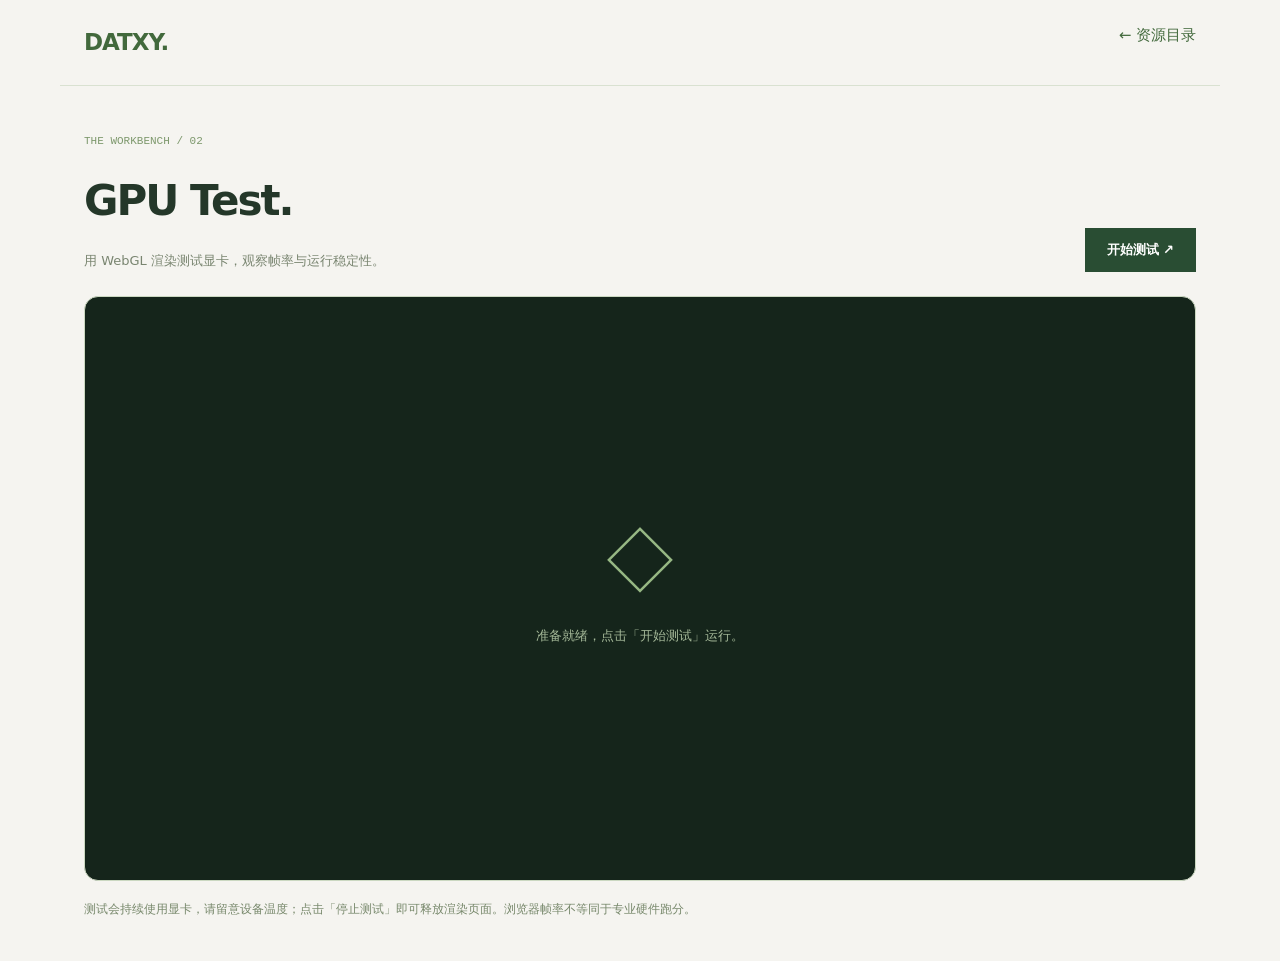
<file: gpu/index.html>
<!doctype html><html lang="zh-CN"><head><meta charset="utf-8"><meta name="viewport" content="width=device-width,initial-scale=1"><title>GPU Test · DATXY</title><style>
*{box-sizing:border-box}body{margin:0;background:#f5f4f0;color:#243729;font:15px/1.8 system-ui,sans-serif}header{max-width:1160px;margin:auto;padding:22px 24px;display:flex;justify-content:space-between;border-bottom:1px solid #d9e1d1}a{color:#42693c;text-decoration:none}.brand{font-size:23px;font-weight:800;letter-spacing:-1px}main{max-width:1160px;margin:40px auto;padding:0 24px}.intro{display:flex;justify-content:space-between;align-items:end;gap:20px;margin-bottom:24px}.kicker{font:11px monospace;color:#7d986c}h1{font-size:42px;letter-spacing:-2px;margin:10px 0}p{color:#798570;font-size:13px;margin:0}button{min-height:44px;padding:12px 22px;border:0;background:#294d33;color:white;font:600 13px system-ui;cursor:pointer;white-space:nowrap}.stage{position:relative;min-height:480px;height:65dvh;border:1px solid #cbd8c1;border-radius:14px;overflow:hidden;background:#15251b;display:grid;place-items:center}.placeholder{text-align:center;padding:28px;color:#c3d9af}.placeholder strong{display:block;font:70px Georgia,serif;color:#97b884}.placeholder p{color:#a4b898;margin:15px 0}.stage iframe{height:100%;width:100%;border:0;position:absolute;inset:0}.notice{margin-top:18px;font-size:12px;color:#77886b}.actions{display:flex;gap:8px}#stop{background:#e5ebde;color:#395032}button:focus-visible,a:focus-visible{outline:2px solid #8db370;outline-offset:4px}@media(max-width:600px){header{padding:18px}main{margin:27px auto;padding:0 16px}.intro{display:block}h1{font-size:34px}.actions{margin-top:20px}.stage{min-height:350px;height:58dvh;border-radius:10px}.notice{line-height:1.8}}
</style></head><body><header><a href="../" class="brand">DATXY.</a><a href="../">← 资源目录</a></header><main><div class="intro"><div><span class="kicker">THE WORKBENCH / 02</span><h1>GPU Test.</h1><p>用 WebGL 渲染测试显卡，观察帧率与运行稳定性。</p></div><div class="actions"><button id="start">开始测试 ↗</button><button id="stop" hidden>停止测试</button></div></div><div id="stage" class="stage"><div class="placeholder"><strong>◇</strong><p>准备就绪，点击「开始测试」运行。</p></div></div><p class="notice">测试会持续使用显卡，请留意设备温度；点击「停止测试」即可释放渲染页面。浏览器帧率不等同于专业硬件跑分。</p></main><script>
const start=document.getElementById('start'),stop=document.getElementById('stop'),stage=document.getElementById('stage');
start.addEventListener('click',()=>{const frame=document.createElement('iframe');frame.src='renderer.html';frame.title='WebGL 显卡渲染与帧率';stage.append(frame);start.disabled=true;stop.hidden=false;});
stop.addEventListener('click',()=>{stage.querySelector('iframe')?.remove();start.disabled=false;stop.hidden=true;start.focus();});
</script></body></html>
</file>
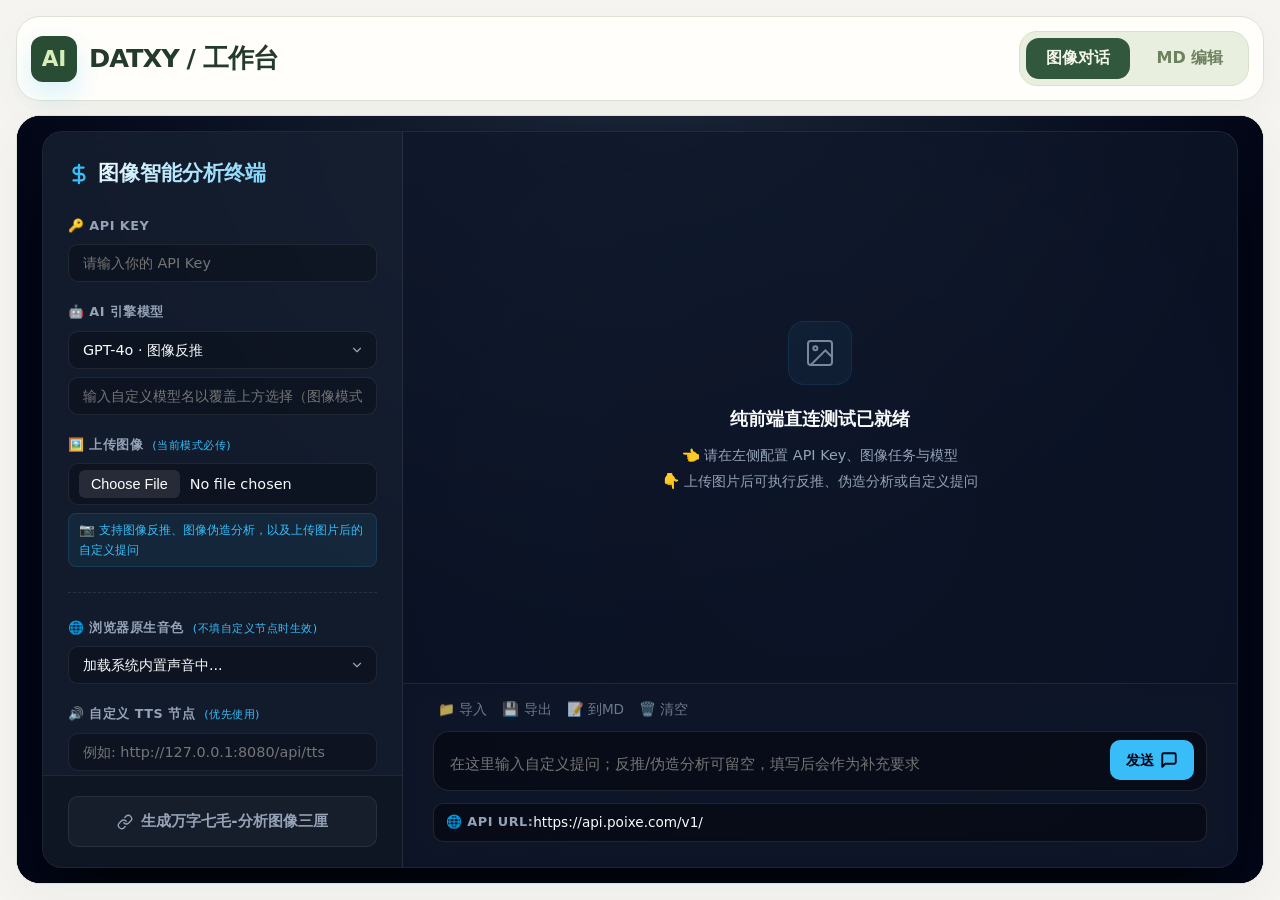
<file: aigx-x.html>
<!DOCTYPE html>
<html lang="zh-CN">
<head>
    <meta charset="UTF-8">
    <meta name="viewport" content="width=device-width, initial-scale=1.0, viewport-fit=cover">
    <meta name="description" content="AIGC 工作台：完整内置 API 对话测试与 Markdown 智能编辑器，适配 PC 与移动端。">
    <link rel="icon" type="image/png" href="/favicon.png">
    <title>AIGX 工作台</title>
    <style>
        :root {
            --bg-body: #020617;
            --bg-card: rgba(15, 23, 42, 0.78);
            --text-primary: #f8fafc;
            --text-secondary: #94a3b8;
            --text-tertiary: #64748b;
            --theme-blue: #38bdf8;
            --theme-purple: #a78bfa;
            --theme-green: #34d399;
            --border-light: rgba(255, 255, 255, 0.1);
            --shadow: 0 24px 80px rgba(0, 0, 0, 0.36);
        }

        * { box-sizing: border-box; margin: 0; padding: 0; outline: none; -webkit-tap-highlight-color: transparent; }
        html, body { min-height: 100%; }

        body {
            font-family: Inter, system-ui, -apple-system, BlinkMacSystemFont, "Segoe UI", sans-serif;
            background-color: var(--bg-body);
            background-image:
                radial-gradient(circle at 15% -10%, rgba(56, 189, 248, 0.22), transparent 34%),
                radial-gradient(circle at 86% 8%, rgba(167, 139, 250, 0.18), transparent 36%),
                radial-gradient(circle at 50% 110%, rgba(52, 211, 153, 0.1), transparent 32%),
                linear-gradient(135deg, rgba(15, 23, 42, 0.82), rgba(2, 6, 23, 1));
            color: var(--text-primary);
            overflow: hidden;
        }

        .shell {
            width: 100vw;
            height: 100vh;
            padding: 16px;
            display: grid;
            grid-template-rows: auto minmax(0, 1fr);
            gap: 14px;
        }

        .hero {
            background: var(--bg-card);
            border: 1px solid var(--border-light);
            border-radius: 24px;
            box-shadow: var(--shadow);
            backdrop-filter: blur(18px);
            -webkit-backdrop-filter: blur(18px);
            padding: 14px;
            display: grid;
            grid-template-columns: minmax(0, 1fr) auto;
            align-items: center;
            gap: 16px;
        }

        .brand { display: flex; align-items: center; gap: 12px; min-width: 0; }
        .brand-mark {
            width: 46px;
            height: 46px;
            border-radius: 16px;
            display: grid;
            place-items: center;
            flex: 0 0 auto;
            color: #020617;
            font-size: 1.35rem;
            font-weight: 900;
            background: linear-gradient(135deg, var(--theme-blue), var(--theme-purple), var(--theme-green));
            box-shadow: 0 12px 28px rgba(56, 189, 248, 0.2);
        }
        .brand h1 { font-size: clamp(1.2rem, 2vw, 1.8rem); line-height: 1.15; letter-spacing: -0.04em; }
        .brand p { color: var(--text-secondary); font-size: 0.9rem; line-height: 1.5; margin-top: 4px; }

        .mode-tabs {
            display: inline-flex;
            gap: 8px;
            padding: 6px;
            background: rgba(2, 6, 23, 0.54);
            border: 1px solid var(--border-light);
            border-radius: 18px;
        }
        .tab-btn {
            border: 0;
            border-radius: 13px;
            padding: 10px 14px;
            min-width: 104px;
            color: var(--text-secondary);
            background: transparent;
            cursor: pointer;
            font: inherit;
            font-weight: 800;
            transition: 0.2s ease;
            white-space: nowrap;
        }
        .tab-btn:hover { color: #fff; background: rgba(255, 255, 255, 0.06); }
        .tab-btn.active { color: #020617; background: linear-gradient(135deg, var(--theme-blue), #7dd3fc); box-shadow: 0 8px 22px rgba(56, 189, 248, 0.2); }

        .stage {
            min-height: 0;
            position: relative;
            overflow: hidden;
            background: var(--bg-card);
            border: 1px solid var(--border-light);
            border-radius: 24px;
            box-shadow: var(--shadow);
            backdrop-filter: blur(18px);
            -webkit-backdrop-filter: blur(18px);
        }

        .tool-card {
            position: absolute;
            inset: 0;
            min-width: 0;
            min-height: 0;
            overflow: hidden;
            opacity: 0;
            pointer-events: none;
            visibility: hidden;
            transform: translateY(8px) scale(0.995);
            transition: opacity 0.22s ease, transform 0.22s ease, visibility 0.22s ease;
        }

        .tool-card.active {
            opacity: 1;
            pointer-events: auto;
            visibility: visible;
            transform: translateY(0) scale(1);
            z-index: 1;
        }

        .frame-wrap { width: 100%; height: 100%; min-height: 0; position: relative; background: rgba(2, 6, 23, 0.5); }
        iframe { width: 100%; height: 100%; border: 0; display: block; background: #020617; }

        .embedded-source { display: none; }

        @media (max-width: 720px) {
            body { overflow: auto; }
            .shell { height: 100svh; padding: 10px; gap: 10px; }
            .hero { grid-template-columns: 1fr; border-radius: 18px; padding: 12px; gap: 12px; }
            .brand { align-items: flex-start; }
            .brand-mark { width: 40px; height: 40px; border-radius: 14px; }
            .brand h1 { white-space: normal; }
            .brand p { font-size: 0.82rem; }
            .mode-tabs { width: 100%; display: grid; grid-template-columns: 1fr 1fr; }
            .tab-btn { width: 100%; min-width: 0; padding: 10px 8px; }
            .stage { border-radius: 18px; }
        }
    </style>
<style>html,body{max-width:100%}*{min-width:0}input,textarea,select{max-width:100%}button,a:focus-visible{outline-offset:3px}table{max-width:100%;overflow:auto}pre{max-width:100%} .shell{height:100dvh} @media(max-width:600px){input,textarea,select{font-size:16px!important}.rendered-content{overflow-wrap:anywhere}.chat-bubble{max-width:100%} .panel-scroll{max-width:100%} .modal-content{max-width:calc(100vw - 24px)!important}} @media(prefers-reduced-motion:reduce){*{animation:none!important;transition:none!important}}</style><style>body{background:#f5f4f0;color:#243b2b}.hero{background:#fffefa;border-color:#dce3d5;box-shadow:0 10px 35px #213d2d08}.brand h1{color:#243b2b}.brand-mark{background:#294d34;color:#d8edb9;border-radius:12px}.mode-tabs{background:#e9efdf;border-color:#d7e2ca}.tab-btn{color:#6d815f}.tab-btn.active{background:#31573d;color:#f3f7e9;box-shadow:none}.tab-btn:hover{color:#294d34;background:#d8e5cc}.stage{border-color:#dce3d5;box-shadow:0 12px 40px #213d2d0a}.tab-btn:focus-visible,a:focus-visible{outline:2px solid #83a86b;outline-offset:3px}</style></head>
<body>
    <main class="shell">
        <header class="hero">
            <div class="brand">
                <div class="brand-mark">AI</div>
                <div>
                    <h1><a href="./" style="color:inherit;text-decoration:none">DATXY</a> / 工作台</h1>
                </div>
            </div>
            <nav class="mode-tabs" aria-label="切换工具" role="tablist">
                <button class="tab-btn active" type="button" data-target="apiPanel" role="tab" aria-selected="true">图像对话</button>
                <button class="tab-btn" type="button" data-target="mdPanel" role="tab" aria-selected="false">MD 编辑</button>
            </nav>
        </header>

        <section class="stage" aria-label="AIGC 工具区">
            <article class="tool-card active" id="apiPanel">
                <div class="frame-wrap"><iframe id="apiFrame" title="LLM AI API Test" loading="eager"></iframe></div>
            </article>

            <article class="tool-card" id="mdPanel">
                <div class="frame-wrap"><iframe id="mdFrame" title="MD-Edit" loading="eager"></iframe></div>
            </article>
        </section>
    </main>

    <script>
        window.addEventListener('DOMContentLoaded', () => {
            const tabs = Array.from(document.querySelectorAll('.tab-btn'));
            const panels = Array.from(document.querySelectorAll('.tool-card'));
            const restoreEmbeddedHtml = (id) => {
                const source = document.getElementById(id);
                return source ? source.textContent.replace(/<\\\/script>/g, '<' + '/script>').replace('</head>', '<link rel="stylesheet" href="assets/code-blocks.css"><script src="assets/code-blocks.js"><' + '/script></head>') : '';
            };

            const apiFrame = document.getElementById('apiFrame');
            const mdFrame = document.getElementById('mdFrame');

            function getFrameDocument(frame) {
                return frame.contentDocument || frame.contentWindow?.document || null;
            }

            function syncSharedApiSettings() {
                const apiDoc = getFrameDocument(apiFrame);
                const mdDoc = getFrameDocument(mdFrame);
                if (!mdDoc) return;

                const sharedKey = apiDoc?.getElementById('apiKey')?.value.trim() || localStorage.getItem('frontend_api_key') || localStorage.getItem('md_editor_api_key') || '';
                const sharedBaseUrl = apiDoc?.getElementById('apiBaseUrl')?.value.trim() || localStorage.getItem('frontend_base_url') || localStorage.getItem('md_editor_api_base_url') || 'https://api.poixe.com/v1/';

                const mdKeyInput = mdDoc.getElementById('apiKey');
                const mdBaseUrlInput = mdDoc.getElementById('apiBaseUrl');
                if (mdKeyInput) mdKeyInput.value = sharedKey;
                if (mdBaseUrlInput) mdBaseUrlInput.value = sharedBaseUrl;

                if (sharedKey) {
                    localStorage.setItem('frontend_api_key', sharedKey);
                    localStorage.setItem('md_editor_api_key', sharedKey);
                }
                if (sharedBaseUrl) {
                    localStorage.setItem('frontend_base_url', sharedBaseUrl);
                    localStorage.setItem('md_editor_api_base_url', sharedBaseUrl);
                }
            }

            function hideDuplicateMdSettings() {
                const mdDoc = getFrameDocument(mdFrame);
                if (!mdDoc) return;
                ['apiKey', 'apiBaseUrl'].forEach(id => {
                    const input = mdDoc.getElementById(id);
                    const group = input?.closest('.form-group');
                    if (group) group.style.display = 'none';
                });
                const panel = mdDoc.querySelector('.panel-scroll');
                if (panel && !mdDoc.getElementById('sharedApiSettingsHint')) {
                    const hint = mdDoc.createElement('p');
                    hint.id = 'sharedApiSettingsHint';
                    hint.className = 'hint';
                    panel.insertBefore(hint, panel.firstChild);
                }
            }

            apiFrame.addEventListener('load', () => {
                const apiDoc = getFrameDocument(apiFrame);
                ['apiKey', 'apiBaseUrl'].forEach(id => {
                    apiDoc?.getElementById(id)?.addEventListener('input', syncSharedApiSettings);
                });
                syncSharedApiSettings();
            });

            mdFrame.addEventListener('load', () => {
                hideDuplicateMdSettings();
                syncSharedApiSettings();
            });

            apiFrame.srcdoc = restoreEmbeddedHtml('apiSource');
            mdFrame.srcdoc = restoreEmbeddedHtml('mdSource');

            function writeMarkdownToEditor(markdown, mode = 'replace') {
                if (!markdown) return;
                setActivePanel('mdPanel');
                const applyContent = () => {
                    const mdDoc = getFrameDocument(mdFrame);
                    const input = mdDoc?.getElementById('markdownInput');
                    if (!input) return false;
                    const current = input.value.trim();
                    input.value = mode === 'append' && current ? `${current}\n\n---\n\n${markdown}` : markdown;
                    input.dispatchEvent(new Event('input', { bubbles: true }));
                    input.focus();
                    return true;
                };
                if (!applyContent()) {
                    mdFrame.addEventListener('load', applyContent, { once: true });
                }
            }

            window.addEventListener('message', (event) => {
                const data = event.data || {};
                if (data.type === 'aigc-export-chat-to-md') {
                    writeMarkdownToEditor(data.markdown, data.mode || 'replace');
                }
            });

            function setActivePanel(targetId) {
                tabs.forEach(tab => {
                    const isActive = tab.dataset.target === targetId;
                    tab.classList.toggle('active', isActive);
                    tab.setAttribute('aria-selected', String(isActive));
                });
                panels.forEach(panel => panel.classList.toggle('active', panel.id === targetId));
                if (targetId === 'mdPanel') {
                    hideDuplicateMdSettings();
                    syncSharedApiSettings();
                }
            }

            tabs.forEach(tab => tab.addEventListener('click', () => setActivePanel(tab.dataset.target)));
            setActivePanel('apiPanel');
        });
    </script>

    <script type="text/plain" id="apiSource" class="embedded-source">
<!DOCTYPE html>
<html lang="zh-CN">
<head>
    <meta charset="UTF-8">
    <meta name="viewport" content="width=device-width, initial-scale=1.0, viewport-fit=cover">
    <title>LLM AI API Test</title>
    <meta name="description" content="API Test with Custom BaseURL and Models">
    <link rel="icon" type="image/png" href="/favicon.png">
    <style>
        /* ================== 1. 全局与变量 ================== */
        :root {
            --bg-body: #020617;
            --bg-card: rgba(15, 23, 42, 0.7);
            --bg-panel: rgba(30, 41, 59, 0.4);
            --text-primary: #f8fafc;
            --text-secondary: #94a3b8;
            --text-tertiary: #64748b;
            --border-light: rgba(255, 255, 255, 0.08);
            --theme-blue: #38bdf8;
            --theme-blue-hover: #7dd3fc;
            --theme-green: #34d399;
            --chat-user-bg: rgba(56, 189, 248, 0.1);
            --chat-ai-bg: rgba(255, 255, 255, 0.03);
        }

        * { box-sizing: border-box; margin: 0; padding: 0; outline: none; -webkit-tap-highlight-color: transparent; }

        body {
            font-family: 'Inter', system-ui, -apple-system, sans-serif;
            background-color: var(--bg-body);
            background-image:
                radial-gradient(circle at 50% -20%, #1e293b 0%, transparent 60%),
                radial-gradient(circle at 50% 10%, rgba(56, 189, 248, 0.05) 0%, transparent 50%);
            background-attachment: fixed;
            color: var(--text-primary);
            line-height: 1.6;
            margin: 0;
            height: 100vh;
            width: 100vw;
            display: flex;
            align-items: center;
            justify-content: center;
            overflow: hidden;
            padding: 2vh 2vw;
        }

        @keyframes fadeUp {
            from { opacity: 0; transform: translateY(20px); }
            to { opacity: 1; transform: translateY(0); }
        }
        @keyframes fadeIn {
            from { opacity: 0; transform: translateY(10px); }
            to { opacity: 1; transform: translateY(0); }
        }
        @keyframes bounce {
            0%, 80%, 100% { transform: scale(0); }
            40% { transform: scale(1); }
        }

        .workspace {
            width: 100%; max-width: 1600px; height: 96vh; background: var(--bg-card);
            border: 1px solid var(--border-light); border-radius: 20px;
            box-shadow: 0 30px 60px -15px rgba(0,0,0,0.8);
            backdrop-filter: blur(20px); -webkit-backdrop-filter: blur(20px);
            display: flex; overflow: hidden; animation: fadeUp 0.6s ease backwards;
        }

        .left-panel {
            width: 360px; flex-shrink: 0; height: 100%; display: flex; flex-direction: column;
            border-right: 1px solid var(--border-light); background: var(--bg-panel); position: relative;
        }

        .left-scroll-area {
            flex: 1; padding: 25px; overflow-y: auto; display: flex; flex-direction: column; gap: 20px;
        }
        .left-scroll-area::-webkit-scrollbar { width: 4px; }
        .left-scroll-area::-webkit-scrollbar-thumb { background: rgba(255,255,255,0.1); border-radius: 10px; }

        .left-footer { padding: 20px 25px; border-top: 1px solid var(--border-light); background: rgba(0, 0, 0, 0.2); }

        .right-panel {
            flex: 1; height: 100%; display: flex; flex-direction: column;
            background: radial-gradient(circle at center, rgba(15, 23, 42, 0.3) 0%, transparent 100%); position: relative;
        }

        .brand-title {
            font-size: 1.3rem; font-weight: 700; background: linear-gradient(135deg, #fff, #38bdf8);
            -webkit-background-clip: text; -webkit-text-fill-color: transparent;
            display: flex; align-items: center; gap: 8px; margin-bottom: 5px;
        }
        .form-group { display: flex; flex-direction: column; flex-shrink: 0; }
        label { margin-bottom: 8px; font-size: 0.8rem; font-weight: 600; color: var(--text-secondary); text-transform: uppercase; letter-spacing: 0.5px;}
        .label-hint { color: var(--theme-blue); font-size: 0.7rem; font-weight: 400; text-transform: none; margin-left: 4px; }

        .glass-input {
            width: 100%; background: rgba(0, 0, 0, 0.25); border: 1px solid rgba(255, 255, 255, 0.08);
            border-radius: 10px; color: var(--text-primary); padding: 10px 14px; font-family: inherit; font-size: 0.9rem; transition: 0.2s;
        }
        .glass-input:focus { background: rgba(0, 0, 0, 0.4); border-color: rgba(56, 189, 248, 0.4); box-shadow: 0 0 0 3px rgba(56, 189, 248, 0.1); }
        .glass-input:disabled { background: rgba(0, 0, 0, 0.1); cursor: not-allowed; opacity: 0.5; }

        input[type="file"].glass-input { padding: 6px 10px; cursor: pointer; }
        input[type="file"].glass-input::-webkit-file-upload-button { background: rgba(255,255,255,0.1); border: none; border-radius: 6px; padding: 6px 12px; color: #fff; cursor: pointer; margin-right: 10px; }

        select.glass-input { appearance: none; background-image: url("data:image/svg+xml;charset=UTF-8,%3csvg xmlns='http://www.w3.org/2000/svg' viewBox='0 0 24 24' fill='none' stroke='%2394a3b8' stroke-width='2' stroke-linecap='round' stroke-linejoin='round'%3e%3cpolyline points='6 9 12 15 18 9'%3e%3c/polyline%3e%3c/svg%3e"); background-repeat: no-repeat; background-position: right 12px center; background-size: 14px; padding-right: 30px; cursor: pointer; }
        select.glass-input option, select.glass-input optgroup { background-color: #0f172a; color: #fff; }

        .btn-api {
            width: 100%; padding: 12px; border-radius: 10px; font-size: 0.95rem; font-weight: 600; cursor: pointer; transition: 0.2s; display: inline-flex; align-items: center; justify-content: center; gap: 8px;
            background: rgba(255,255,255,0.04); color: var(--text-secondary); border: 1px solid rgba(255,255,255,0.08); text-decoration: none;
        }
        .btn-api:hover { background: rgba(255,255,255,0.08); color: #fff; }

        .divider { border-bottom: 1px dashed rgba(255,255,255,0.1); margin: 5px 0; }

        .model-vision-hint {
            font-size: 0.78rem; color: var(--theme-blue); margin-top: 6px;
            padding: 6px 10px; background: rgba(56,189,248,0.07); border-radius: 8px;
            border: 1px solid rgba(56,189,248,0.15); display: none;
        }

        #imagePreviewContainer { display: none; flex-wrap: wrap; gap: 8px; margin-top: 10px; background: rgba(0,0,0,0.2); padding: 10px; border-radius: 8px; border: 1px solid rgba(255,255,255,0.05); }
        .thumb-wrapper { position: relative; width: 46px; height: 46px; }
        .thumb-img { width: 100%; height: 100%; object-fit: cover; border-radius: 6px; border: 1px solid var(--border-light); }
        .thumb-del { position: absolute; top: -5px; right: -5px; background: #ef4444; color: #fff; border: none; border-radius: 50%; width: 16px; height: 16px; cursor: pointer; font-size: 10px; line-height: 16px; padding: 0; }
        .gallery-header { display: flex; justify-content: space-between; width: 100%; font-size: 0.75rem; color: var(--text-tertiary); margin-bottom: 5px; }
        .clear-all-btn { cursor: pointer; color: var(--text-secondary); transition: 0.2s; }

        .chat-history {
            flex: 1; min-height: 0; padding: 30px; overflow-y: auto; display: flex; flex-direction: column; gap: 24px; scroll-behavior: smooth;
        }
        .chat-history::-webkit-scrollbar { width: 6px; }
        .chat-history::-webkit-scrollbar-thumb { background: rgba(255,255,255,0.1); border-radius: 10px; }

        .msg-wrapper { display: flex; flex-direction: column; max-width: 80%; animation: fadeIn 0.3s ease; }
        .wrapper-user { align-self: flex-end; align-items: flex-end; }
        .wrapper-ai { align-self: flex-start; align-items: flex-start; }

        .chat-bubble { padding: 14px 18px; border-radius: 16px; line-height: 1.6; font-size: 0.95rem; word-wrap: break-word; white-space: pre-wrap; max-width: 100%; }
        .user-msg { background: var(--chat-user-bg); border: 1px solid rgba(56, 189, 248, 0.2); border-bottom-right-radius: 4px; color: #e0f2fe; }
        .ai-msg { background: var(--chat-ai-bg); border: 1px solid var(--border-light); border-bottom-left-radius: 4px; color: var(--text-primary); }

        .bubble-images { display: flex; flex-wrap: wrap; gap: 6px; margin-bottom: 8px; }
        .bubble-images img { height: 60px; width: 60px; object-fit: cover; border-radius: 8px; border: 1px solid rgba(255,255,255,0.1); }

        .msg-tools { font-size: 0.75rem; color: var(--text-tertiary); margin-top: 8px; display: flex; gap: 15px; align-items: center; flex-wrap: wrap; padding: 0 4px; }
        .action-btn { cursor: pointer; color: var(--theme-blue); display: inline-flex; align-items: center; gap: 4px; transition: 0.2s; opacity: 0.8; }
        .action-btn:hover { opacity: 1; color: var(--theme-blue-hover); }
        .stat-info { color: var(--text-tertiary); font-family: monospace; }

        .sys-hint { margin: auto; width: 100%; text-align: center; display: flex; flex-direction: column; align-items: center; justify-content: center; }
        .sys-hint-icon { width: 64px; height: 64px; border-radius: 16px; background: rgba(56, 189, 248, 0.05); border: 1px solid rgba(56, 189, 248, 0.1); display: flex; align-items: center; justify-content: center; margin-bottom: 20px; }
        .sys-hint-icon svg { width: 32px; height: 32px; color: var(--text-secondary); opacity: 0.8; }
        .sys-hint h3 { color: var(--text-primary); font-size: 1.1rem; margin-bottom: 10px; font-weight: 600; }
        .sys-hint p { color: var(--text-secondary); font-size: 0.9rem; margin: 0; line-height: 1.8; }

        .chat-input-area {
            flex-shrink: 0; padding: 15px 30px 25px 30px; background: rgba(15, 23, 42, 0.6);
            border-top: 1px solid var(--border-light); backdrop-filter: blur(15px); -webkit-backdrop-filter: blur(15px);
        }

        .memory-toolbar {
            display: flex; gap: 15px; margin-bottom: 10px; margin-left: 5px; color: var(--text-secondary); font-size: 1.1rem;
        }
        .memory-btn { cursor: pointer; transition: 0.2s; opacity: 0.7; display: flex; align-items: center; gap: 5px; font-size: 0.85rem;}
        .memory-btn:hover { opacity: 1; color: var(--theme-blue); }

        .chat-input-wrapper {
            display: flex; align-items: flex-end; gap: 12px; background: rgba(0, 0, 0, 0.4);
            border: 1px solid rgba(255, 255, 255, 0.1); border-radius: 16px; padding: 8px 12px; transition: 0.3s;
        }
        .chat-input-wrapper:focus-within { border-color: rgba(56, 189, 248, 0.4); box-shadow: 0 0 0 3px rgba(56, 189, 248, 0.1); }
        .chat-input-wrapper textarea {
            flex: 1; background: transparent; border: none; color: var(--text-primary);
            font-family: inherit; font-size: 0.95rem; line-height: 1.5; resize: none;
            max-height: 120px; padding: 6px 4px; outline: none;
        }

        .action-buttons {
            display: flex; gap: 8px; flex-shrink: 0; align-items: flex-end; margin-bottom: 2px;
        }
        .btn-action {
            height: 40px; padding: 0 16px; border-radius: 10px; font-size: 0.9rem; font-weight: 600;
            display: inline-flex; align-items: center; justify-content: center; gap: 6px;
            cursor: pointer; transition: 0.2s; border: none; flex-shrink: 0; white-space: nowrap;
        }
        .btn-chat { background: var(--theme-blue); color: #020617; }
        .btn-chat:hover { background: var(--theme-blue-hover); transform: translateY(-2px); box-shadow: 0 4px 10px rgba(56,189,248,0.3); }
        .btn-action:disabled { background: rgba(255,255,255,0.1) !important; color: var(--text-tertiary) !important; cursor: not-allowed; transform: none !important; box-shadow: none !important; }

        .api-url-bar {
            margin-top: 12px; display: flex; align-items: center; gap: 10px;
            background: rgba(0, 0, 0, 0.4); border: 1px solid rgba(255, 255, 255, 0.1);
            border-radius: 10px; padding: 8px 12px; transition: 0.3s;
        }
        .api-url-bar:focus-within { border-color: rgba(56, 189, 248, 0.4); box-shadow: 0 0 0 2px rgba(56, 189, 248, 0.1); }

        .typing-indicator { display: none; align-self: flex-start; padding: 12px 20px; background: var(--chat-ai-bg); border-radius: 16px; border-bottom-left-radius: 4px; border: 1px solid var(--border-light); margin-bottom: 20px; margin-left: 30px; }
        .typing-indicator span { display: inline-block; width: 6px; height: 6px; background: var(--theme-blue); border-radius: 50%; margin: 0 2px; animation: bounce 1.4s infinite ease-in-out both; }
        .typing-indicator span:nth-child(1) { animation-delay: -0.32s; }
        .typing-indicator span:nth-child(2) { animation-delay: -0.16s; }



        /* ================== 代码与 Markdown 输出优化 ================== */
        .chat-bubble.rendered-content { white-space: normal; }
        .rendered-content > *:first-child { margin-top: 0; }
        .rendered-content > *:last-child { margin-bottom: 0; }
        .rendered-content p { margin: 0 0 0.85em; }
        .rendered-content h1,
        .rendered-content h2,
        .rendered-content h3 { margin: 1em 0 0.45em; line-height: 1.25; color: #f8fafc; }
        .rendered-content h1 { font-size: 1.45rem; }
        .rendered-content h2 { font-size: 1.25rem; }
        .rendered-content h3 { font-size: 1.08rem; }
        .rendered-content ul,
        .rendered-content ol { margin: 0.5em 0 0.9em 1.35em; padding-left: 0.4em; }
        .rendered-content li { margin: 0.25em 0; }
        .rendered-content blockquote {
            margin: 0.85em 0; padding: 0.65em 0.9em; border-left: 3px solid var(--theme-blue);
            color: #cbd5e1; background: rgba(56, 189, 248, 0.06); border-radius: 0 10px 10px 0;
        }
        .rendered-content a { color: var(--theme-blue-hover); text-decoration: none; border-bottom: 1px dashed rgba(125, 211, 252, 0.4); }
        .rendered-content a:hover { color: #fff; border-bottom-color: #fff; }
        .rendered-content table { width: 100%; border-collapse: collapse; margin: 0.9em 0; overflow: hidden; border-radius: 10px; display: block; overflow-x: auto; }
        .rendered-content th,
        .rendered-content td { border: 1px solid rgba(255,255,255,0.1); padding: 0.55em 0.75em; text-align: left; }
        .rendered-content th { background: rgba(56,189,248,0.12); color: #e0f2fe; }
        .inline-code {
            font-family: ui-monospace, SFMono-Regular, Menlo, Monaco, Consolas, "Liberation Mono", monospace;
            background: rgba(15, 23, 42, 0.82); color: #bae6fd; border: 1px solid rgba(148, 163, 184, 0.18);
            border-radius: 5px; padding: 0.12em 0.36em; font-size: 0.92em; white-space: break-spaces;
        }
        .code-block {
            margin: 0.95em 0; border: 1px solid rgba(148, 163, 184, 0.18); border-radius: 14px;
            background: #020617; overflow: hidden; box-shadow: inset 0 1px 0 rgba(255,255,255,0.04);
        }
        .code-toolbar {
            display: flex; align-items: center; justify-content: space-between; gap: 12px;
            padding: 8px 10px; background: rgba(15, 23, 42, 0.95); border-bottom: 1px solid rgba(148, 163, 184, 0.14);
        }
        .code-lang { color: #93c5fd; font-size: 0.73rem; font-weight: 700; letter-spacing: 0.04em; text-transform: uppercase; }
        .code-copy-btn {
            border: 1px solid rgba(56, 189, 248, 0.28); background: rgba(56, 189, 248, 0.08); color: #bae6fd;
            border-radius: 8px; padding: 4px 8px; font: inherit; font-size: 0.74rem; cursor: pointer; transition: 0.2s;
        }
        .code-copy-btn:hover { background: rgba(56, 189, 248, 0.16); color: #fff; }
        .code-block pre { margin: 0; padding: 14px; overflow: auto; max-width: 100%; }
        .code-block code {
            font-family: ui-monospace, SFMono-Regular, Menlo, Monaco, Consolas, "Liberation Mono", monospace;
            font-size: 0.88rem; line-height: 1.65; color: #dbeafe; white-space: pre; tab-size: 4;
        }
        .code-block code .tok-comment { color: #64748b; font-style: italic; }
        .code-block code .tok-string { color: #86efac; }
        .code-block code .tok-number { color: #fbbf24; }
        .code-block code .tok-keyword { color: #c084fc; font-weight: 700; }
        .code-block code .tok-function { color: #67e8f9; }
        .code-block code .tok-tag { color: #f87171; }
        .code-block code .tok-attr { color: #facc15; }

        /* ================== 移动端适配 ================== */
        .mobile-header { display: none; }

        @media (max-width: 900px) {
            body { padding: 0; }
            .workspace { flex-direction: column; height: 100vh; width: 100%; border-radius: 0; border: none; position: relative; }

            .mobile-header {
                display: flex; justify-content: space-between; align-items: center;
                padding: 12px 20px; background: rgba(15, 23, 42, 0.9);
                border-bottom: 1px solid var(--border-light);
                z-index: 100; backdrop-filter: blur(10px); -webkit-backdrop-filter: blur(10px);
            }
            .brand-title-mobile { font-size: 1.1rem; font-weight: 700; color: #fff; display: flex; align-items: center; gap: 6px; }
            .mobile-toggle-btn {
                background: rgba(56, 189, 248, 0.15); border: 1px solid rgba(56, 189, 248, 0.3);
                color: var(--theme-blue); padding: 6px 12px; border-radius: 8px;
                font-size: 0.85rem; font-weight: 600; cursor: pointer;
                display: flex; align-items: center; gap: 6px; transition: 0.2s;
            }
            .mobile-toggle-btn:active { transform: scale(0.95); }

            .left-panel {
                position: absolute; top: 53px;
                left: 0; right: 0; bottom: 0; width: 100%; height: calc(100vh - 53px);
                background: rgba(15, 23, 42, 0.98);
                backdrop-filter: blur(15px); -webkit-backdrop-filter: blur(15px);
                border-right: none; border-bottom: 1px solid var(--border-light);
                z-index: 99; transform: translateY(-120%); opacity: 0; pointer-events: none;
                transition: transform 0.4s cubic-bezier(0.16, 1, 0.3, 1), opacity 0.3s ease;
            }
            .left-panel.show { transform: translateY(0); opacity: 1; pointer-events: auto; }

            .right-panel { height: calc(100vh - 53px); flex: none; }
            .chat-history { padding: 15px; gap: 15px; }
            .chat-input-area { padding: 10px 15px 15px 15px; }
            .btn-action { padding: 0 12px; font-size: 0.85rem; }
        }
    </style>
<style>html,body{max-width:100%}*{min-width:0}input,textarea,select{max-width:100%}button,a:focus-visible{outline-offset:3px}table{max-width:100%;overflow:auto}pre{max-width:100%} .shell{height:100dvh} @media(max-width:600px){input,textarea,select{font-size:16px!important}.rendered-content{overflow-wrap:anywhere}.chat-bubble{max-width:100%} .panel-scroll{max-width:100%} .modal-content{max-width:calc(100vw - 24px)!important}} @media(prefers-reduced-motion:reduce){*{animation:none!important;transition:none!important}}</style></head>
<body>

<div class="workspace">

    <div class="mobile-header">
        <div class="brand-title-mobile">LLM AI API Test</div>
        <button class="mobile-toggle-btn" id="mobileToggleBtn" onclick="toggleMobilePanel()">
            <svg width="14" height="14" viewBox="0 0 24 24" fill="none" stroke="currentColor" stroke-width="2" stroke-linecap="round" stroke-linejoin="round"><circle cx="12" cy="12" r="3"></circle><path d="M19.4 15a1.65 1.65 0 0 0 .33 1.82l.06.06a2 2 0 0 1 0 2.83 2 2 0 0 1-2.83 0l-.06-.06a1.65 1.65 0 0 0-1.82-.33 1.65 1.65 0 0 0-1 1.51V21a2 2 0 0 1-2 2 2 2 0 0 1-2-2v-.09A1.65 1.65 0 0 0 9 19.4a1.65 1.65 0 0 0-1.82.33l-.06.06a2 2 0 0 1-2.83 0 2 2 0 0 1 0-2.83l.06-.06a1.65 1.65 0 0 0 .33-1.82 1.65 1.65 0 0 0-1.51-1H3a2 2 0 0 1-2-2 2 2 0 0 1 2-2h.09A1.65 1.65 0 0 0 4.6 9a1.65 1.65 0 0 0-.33-1.82l-.06-.06a2 2 0 0 1 0-2.83 2 2 0 0 1 2.83 0l.06.06a1.65 1.65 0 0 0 1.82.33H9a1.65 1.65 0 0 0 1-1.51V3a2 2 0 0 1 2-2 2 2 0 0 1 2 2v.09a1.65 1.65 0 0 0 1 1.51 1.65 1.65 0 0 0 1.82-.33l.06-.06a2 2 0 0 1 2.83 0 2 2 0 0 1 0 2.83l-.06.06a1.65 1.65 0 0 0-.33 1.82V9a1.65 1.65 0 0 0 1.51 1H21a2 2 0 0 1 2 2 2 2 0 0 1-2 2h-.09a1.65 1.65 0 0 0-1.51 1z"></path></svg>
            展开配置
        </button>
    </div>

    <div class="left-panel" id="leftPanel">
        <div class="left-scroll-area">

            <div class="brand-title">
                <svg width="22" height="22" viewBox="0 0 24 24" fill="none" stroke="var(--theme-blue)" stroke-width="2.5" stroke-linecap="round" stroke-linejoin="round"><path d="M12 2v20M17 5H9.5a3.5 3.5 0 0 0 0 7h5a3.5 3.5 0 0 1 0 7H6"/></svg>
                图像智能分析终端
            </div>

            <div class="form-group">
                <label for="apiKey">🔑 API Key</label>
                <input type="password" id="apiKey" class="glass-input" placeholder="请输入你的 API Key">
            </div>

            <div class="form-group">
                <label for="unifiedModel">🤖 AI 引擎模型</label>
                <select id="unifiedModel" class="glass-input" onchange="onModelChange()">
                    <optgroup label="图像反推">
                        <option value="reverse:gpt-4o" selected>GPT-4o · 图像反推</option>
                        <option value="reverse:grok-3">Grok-3 · 图像反推</option>
                        <option value="reverse:gemini-3.1-flash-lite">Gemini-3.1-flash-lite · 图像反推</option>
                    </optgroup>
                    <optgroup label="图像伪造分析">
                        <option value="forgery:gpt-4o">GPT-4o · 图像伪造分析</option>
                        <option value="forgery:grok-3">Grok-3 · 图像伪造分析</option>
                        <option value="forgery:gemini-3.1-flash-lite">Gemini-3.1-flash-lite · 图像伪造分析</option>
                    </optgroup>
                    <optgroup label="上传图像自定义提问">
                        <option value="image:gpt-4o">GPT-4o · 图像自定义提问</option>
                        <option value="image:grok-3">Grok-3 · 图像自定义提问</option>
                        <option value="image:gemini-3.1-flash-lite">Gemini-3.1-flash-lite · 图像自定义提问</option>
                    </optgroup>
                    <optgroup label="文本对话">
                        <option value="gemini-3.1-pro-preview">Gemini-3.1-pro-preview</option>
                        <option value="claude-opus-4-8">Claude-opus-4-8</option>
                        <option value="deepseek-v4-flash">DeepSeek-V4-flash</option>
                    </optgroup>
                </select>
                <input type="text" id="customModel" class="glass-input" placeholder="输入自定义模型名以覆盖上方选择（图像模式会沿用当前任务类型）" style="margin-top: 8px;">
            </div>

            <!-- 图片上传区域：图像反推、伪造分析与自定义图像提问模式显示 -->
            <div class="form-group" id="uploadGroup" style="display: none;">
                <label>🖼️ 上传图像 <span class="label-hint">(当前模式必传)</span></label>
                <input type="file" id="referenceImage" class="glass-input" accept="image/png, image/jpeg, image/webp">
                <div class="model-vision-hint" id="visionHint" style="display: block; margin-top: 8px;">📷 支持图像反推、图像伪造分析，以及上传图片后的自定义提问</div>
                <div id="imagePreviewContainer">
                    <div class="gallery-header">
                        <span id="galleryCount">已选 0 张</span>
                        <span class="clear-all-btn" onclick="clearUpload()">清空</span>
                    </div>
                </div>
            </div>

            <div class="divider"></div>

            <div class="form-group">
                <label>🌐 浏览器原生音色 <span class="label-hint">(不填自定义节点时生效)</span></label>
                <select id="browserVoice" class="glass-input">
                    <option value="">加载系统内置声音中...</option>
                </select>
            </div>
            <div class="form-group">
                <label for="ttsUrl">🔊 自定义 TTS 节点 <span class="label-hint">(优先使用)</span></label>
                <input type="text" id="ttsUrl" class="glass-input" placeholder="例如: http://127.0.0.1:8080/api/tts">
            </div>
            <div class="form-group">
                <label for="ttsVoice">🗣️ 自定义发音人</label>
                <input type="text" id="ttsVoice" class="glass-input" placeholder="如: 晓伊">
            </div>

        </div>

        <!-- 新增底部链接区域 -->
        <div class="left-footer">
            <a href="https://poixe.com/pricing?i=token" target="_blank" class="btn-api">
                <svg width="16" height="16" viewBox="0 0 24 24" fill="none" stroke="currentColor" stroke-width="2" stroke-linecap="round" stroke-linejoin="round"><path d="M10 13a5 5 0 0 0 7.54.54l3-3a5 5 0 0 0-7.07-7.07l-1.72 1.71"></path><path d="M14 11a5 5 0 0 0-7.54-.54l-3 3a5 5 0 0 0 7.07 7.07l1.71-1.71"></path></svg>
                生成万字七毛-分析图像三厘
            </a>
        </div>
    </div>

    <div class="right-panel" id="rightPanel">

        <div class="chat-history" id="chatHistory">
            <div class="sys-hint" id="emptyPlaceholder">
                <div class="sys-hint-icon">
                    <svg viewBox="0 0 24 24" fill="none" stroke="currentColor" stroke-width="1.5"><rect x="3" y="3" width="18" height="18" rx="2" ry="2"/><circle cx="8.5" cy="8.5" r="1.5"/><polyline points="21 15 16 10 5 21"/></svg>
                </div>
                <h3>纯前端直连测试已就绪</h3>
                <p>
                    👈 请在左侧配置 API Key、图像任务与模型<br>
                    👇 上传图片后可执行反推、伪造分析或自定义提问
                </p>
            </div>
        </div>

        <div class="typing-indicator" id="typingIndicator">
            <span></span><span></span><span></span>
            <div id="progressText" style="display:inline-block; font-size:12px; margin-left: 10px; color:var(--theme-blue);"></div>
        </div>

        <div class="chat-input-area">
            <div class="memory-toolbar">
                <span class="memory-btn" onclick="document.getElementById('file-input').click()" title="导入记忆">📁 导入</span>
                <span class="memory-btn" onclick="exportHistory()" title="导出 JSON 记忆">💾 导出</span>
                <span class="memory-btn" onclick="exportToMarkdownEditor()" title="将当前对话导出到 MD 编辑">📝 到MD</span>
                <span class="memory-btn" onclick="clearHistory()" title="清空对话">🗑️ 清空</span>
                <input type="file" id="file-input" style="display: none;" accept=".json" onchange="handleImport(event)">
            </div>

            <div class="chat-input-wrapper">
                <textarea id="unifiedPrompt" placeholder="在这里输入自定义提问；反推/伪造分析可留空，填写后会作为补充要求" rows="1" oninput="this.style.height = '';this.style.height = this.scrollHeight + 'px'"></textarea>
                <div class="action-buttons">
                    <button id="btnChat" class="btn-action btn-chat" onclick="handleChatAction()" title="发送请求">
                        发送
                        <svg width="18" height="18" viewBox="0 0 24 24" fill="none" stroke="currentColor" stroke-width="2.5" stroke-linecap="round" stroke-linejoin="round"><path d="M21 15a2 2 0 0 1-2 2H7l-4 4V5a2 2 0 0 1 2-2h14a2 2 0 0 1 2 2z"></path></svg>
                    </button>
                </div>
            </div>

            <div class="api-url-bar">
                <label for="apiBaseUrl" style="margin: 0; font-size: 0.8rem; font-weight: 600; color: var(--text-secondary); white-space: nowrap; text-transform: uppercase;">🌐 API URL:</label>
                <input type="text" id="apiBaseUrl" value="https://api.poixe.com/v1/" placeholder="https://api.poixe.com/v1/" style="background: transparent; border: none; color: var(--text-primary); font-family: inherit; font-size: 0.85rem; width: 100%; outline: none;">
            </div>
        </div>
    </div>

</div>

<script>
    // ==========================================
    // 常量 & 状态
    // ==========================================
    const sleep = (ms) => new Promise(resolve => setTimeout(resolve, ms));
    const COMPLETION_MAX_TOKENS = 8192;
    const MAX_CONTINUATION_ROUNDS = 3;
    const CONTINUE_PROMPT = '上一条回复因长度限制中断了。请严格从断点继续输出，不要重复已经输出过的内容，也不要重新开头。';

    let uploadedImages = [];    // { dataUrl, base64, mimeType }
    let textChatContext = [];   // { id, role, content }

    // ==========================================
    // 初始化
    // ==========================================
    window.addEventListener('load', () => {
        const savedKey = localStorage.getItem('frontend_api_key');
        if (savedKey) document.getElementById('apiKey').value = savedKey;

        const savedBaseUrl = localStorage.getItem('frontend_base_url');
        if (savedBaseUrl) document.getElementById('apiBaseUrl').value = savedBaseUrl;

        const savedTtsUrl = localStorage.getItem('frontend_tts_url');
        if (savedTtsUrl !== null) document.getElementById('ttsUrl').value = savedTtsUrl;

        const savedTtsVoice = localStorage.getItem('frontend_tts_voice');
        if (savedTtsVoice) document.getElementById('ttsVoice').value = savedTtsVoice;

        initBrowserVoices();
        onModelChange();

        document.getElementById('referenceImage').addEventListener('change', handleImageUpload);

        document.getElementById('unifiedPrompt').addEventListener('keydown', function(e) {
            if (e.key === 'Enter' && !e.shiftKey) {
                e.preventDefault();
                handleChatAction();
            }
        });

        // 移动端面板处理
        document.getElementById('rightPanel').addEventListener('click', () => {
            const panel = document.getElementById('leftPanel');
            if (panel.classList.contains('show')) closeMobilePanel();
        });
    });

    // ==========================================
    // 获取配置参数
    // ==========================================
    function getApiKey() {
        const key = document.getElementById('apiKey').value.trim();
        if (key) localStorage.setItem('frontend_api_key', key);
        else localStorage.removeItem('frontend_api_key');
        return key;
    }

    function getBaseUrl() {
        let url = document.getElementById('apiBaseUrl').value.trim();
        if (!url) url = "https://api.poixe.com/v1/";
        if (!url.endsWith('/')) url += '/';
        localStorage.setItem('frontend_base_url', url);
        return url;
    }

    function getSelectedModel() {
        const selectedValue = document.getElementById('unifiedModel').value;
        const customModel = document.getElementById('customModel').value.trim();
        if (selectedValue.includes(':')) {
            const [taskType, modelName] = selectedValue.split(':');
            return `${taskType}:${customModel || modelName}`;
        }
        return customModel || selectedValue;
    }

    function parseImageTaskModel(selectedModel) {
        if (!selectedModel.includes(':')) return { taskType: 'text', apiModel: selectedModel };
        const [taskType, ...modelParts] = selectedModel.split(':');
        return { taskType, apiModel: modelParts.join(':') };
    }

    function isImageTask(taskType) {
        return ['reverse', 'forgery', 'image'].includes(taskType);
    }

    // ==========================================
    // 模型切换联动
    // ==========================================
    function onModelChange() {
        const model = getSelectedModel();
        const uploadGroup = document.getElementById('uploadGroup');

        const { taskType } = parseImageTaskModel(model);
        if (isImageTask(taskType)) {
            uploadGroup.style.display = 'flex';
        } else {
            uploadGroup.style.display = 'none';
            clearUpload();
        }
    }

    // ==========================================
    // 浏览器 TTS 初始化
    // ==========================================
    function initBrowserVoices() {
        if (!('speechSynthesis' in window)) return;
        const populate = () => {
            const voices = window.speechSynthesis.getVoices();
            const selectEl = document.getElementById('browserVoice');
            if (voices.length === 0 || !selectEl) return;
            const savedURI = localStorage.getItem('frontend_browser_voice') || '';
            selectEl.innerHTML = '<option value="">(使用系统默认声音)</option>';
            voices.forEach(voice => {
                if (voice.lang.includes('zh') || voice.lang.includes('cmn')) {
                    const opt = document.createElement('option');
                    opt.value = voice.voiceURI;
                    opt.textContent = `${voice.name} (${voice.lang})`;
                    if (voice.voiceURI === savedURI) opt.selected = true;
                    selectEl.appendChild(opt);
                }
            });
        };
        populate();
        if (speechSynthesis.onvoiceschanged !== undefined) {
            speechSynthesis.onvoiceschanged = populate;
        }
    }

    function toggleButtons(disabled) {
        document.getElementById('btnChat').disabled = disabled;
    }

    function hidePlaceholder() {
        document.getElementById('emptyPlaceholder').style.display = 'none';
    }

    function genId() {
        return 'msg_' + Date.now() + Math.random().toString(36).substr(2, 5);
    }

    // ==========================================
    // 图片上传 & 画廊 (强制限制单张图片用于反推)
    // ==========================================
    async function handleImageUpload(e) {
        const file = e.target.files[0]; // 仅允许单张处理
        if (!file) return;

        uploadedImages = []; // 清空之前的

        const reader = new FileReader();
        reader.onload = (event) => {
            uploadedImages.push({
                dataUrl: event.target.result,
                base64: event.target.result.split(',')[1],
                mimeType: file.type || 'image/png'
            });
            renderGallery();
        };
        reader.readAsDataURL(file);
        e.target.value = '';
    }

    function renderGallery() {
        const container = document.getElementById('imagePreviewContainer');
        container.querySelectorAll('.thumb-wrapper').forEach(el => el.remove());

        const hasImage = uploadedImages.length > 0;
        if (!hasImage) {
            container.style.display = 'none';
            return;
        }

        container.style.display = 'flex';
        document.getElementById('galleryCount').innerText = `已选 ${uploadedImages.length} 张`;

        uploadedImages.forEach((img, idx) => {
            const wrapper = document.createElement('div');
            wrapper.className = 'thumb-wrapper';
            wrapper.innerHTML = `<img src="${img.dataUrl}" class="thumb-img"><button class="thumb-del" onclick="removeImage(${idx})">×</button>`;
            container.appendChild(wrapper);
        });
    }

    function removeImage(idx) { uploadedImages.splice(idx, 1); renderGallery(); }

    function clearUpload() {
        uploadedImages = [];
        renderGallery();
        document.getElementById('referenceImage').value = '';
    }


    // ==========================================
    // Markdown / 代码块渲染
    // ==========================================
    function escapeHtml(value) {
        return String(value)
            .replace(/&/g, '&amp;')
            .replace(/</g, '&lt;')
            .replace(/>/g, '&gt;')
            .replace(/"/g, '&quot;')
            .replace(/'/g, '&#39;');
    }

    function renderInlineMarkdown(text) {
        const placeholders = [];
        let html = escapeHtml(text).replace(/`([^`]+)`/g, (_, code) => {
            const token = `@@INLINE_CODE_${placeholders.length}@@`;
            placeholders.push(`<code class="inline-code">${code}</code>`);
            return token;
        });

        html = html
            .replace(/\*\*([^*]+)\*\*/g, '<strong>$1</strong>')
            .replace(/__([^_]+)__/g, '<strong>$1</strong>')
            .replace(/\*([^*]+)\*/g, '<em>$1</em>')
            .replace(/\[([^\]]+)\]\((https?:\/\/[^\s)]+)\)/g, '<a href="$2" target="_blank" rel="noopener noreferrer">$1</a>');

        placeholders.forEach((value, index) => {
            html = html.replace(`@@INLINE_CODE_${index}@@`, value);
        });
        return html;
    }

    function highlightCode(code, lang = '') {
        let html = escapeHtml(code);
        const lowerLang = lang.toLowerCase();

        if (['html', 'xml', 'vue'].includes(lowerLang)) {
            html = html
                .replace(/(&lt;\/?)([\w:-]+)/g, '$1<span class="tok-tag">$2</span>')
                .replace(/\s([\w:-]+)=(&quot;.*?&quot;|&#39;.*?&#39;)/g, ' <span class="tok-attr">$1</span>=<span class="tok-string">$2</span>');
            return html;
        }

        html = html
            .replace(/(&quot;.*?&quot;|&#39;.*?&#39;|`.*?`)/g, '<span class="tok-string">$1</span>')
            .replace(/\b(\d+(?:\.\d+)?)\b/g, '<span class="tok-number">$1</span>')
            .replace(/\b(def|class|return|if|else|elif|for|while|try|except|finally|with|import|from|as|async|await|function|const|let|var|return|if|else|for|while|switch|case|break|continue|new|throw|catch|await|async|true|false|null|None|True|False)\b/g, '<span class="tok-keyword">$1</span>')
            .replace(/\b([A-Za-z_$][\w$]*)(?=\()/g, '<span class="tok-function">$1</span>')
            .replace(/(^|\n)(\s*#.*|\s*\/\/.*)/g, '$1<span class="tok-comment">$2</span>');
        return html;
    }

    function renderCodeBlock(code, lang = '') {
        return `<pre lang="${escapeHtml(lang || 'text')}"><code>${escapeHtml(code)}</code></pre>`;
    }

    function renderMarkdownSegment(segment) {
        const lines = segment.split('\n');
        const out = [];
        let listType = null;
        let paragraph = [];
        const flushParagraph = () => {
            if (paragraph.length) {
                out.push(`<p>${renderInlineMarkdown(paragraph.join('\n')).replace(/\n/g, '<br>')}</p>`);
                paragraph = [];
            }
        };
        const closeList = () => {
            if (listType) {
                out.push(`</${listType}>`);
                listType = null;
            }
        };

        lines.forEach(line => {
            const heading = line.match(/^(#{1,3})\s+(.+)$/);
            const unordered = line.match(/^\s*[-*+]\s+(.+)$/);
            const ordered = line.match(/^\s*\d+[.)]\s+(.+)$/);
            const quote = line.match(/^>\s?(.+)$/);

            if (!line.trim()) { flushParagraph(); closeList(); return; }
            if (heading) { flushParagraph(); closeList(); out.push(`<h${heading[1].length}>${renderInlineMarkdown(heading[2])}</h${heading[1].length}>`); return; }
            if (quote) { flushParagraph(); closeList(); out.push(`<blockquote>${renderInlineMarkdown(quote[1])}</blockquote>`); return; }
            if (unordered || ordered) {
                flushParagraph();
                const nextType = unordered ? 'ul' : 'ol';
                if (listType !== nextType) { closeList(); out.push(`<${nextType}>`); listType = nextType; }
                out.push(`<li>${renderInlineMarkdown((unordered || ordered)[1])}</li>`);
                return;
            }
            closeList();
            paragraph.push(line);
        });
        flushParagraph();
        closeList();
        return out.join('');
    }

    function renderMessageContent(text) {
        const source = String(text ?? '');
        const parts = [];
        let lastIndex = 0;
        source.replace(/```([^\n`]*)\n?([\s\S]*?)```/g, (match, lang, code, index) => {
            parts.push(renderMarkdownSegment(source.slice(lastIndex, index)));
            parts.push(renderCodeBlock(code, lang.trim()));
            lastIndex = index + match.length;
            return match;
        });
        parts.push(renderMarkdownSegment(source.slice(lastIndex)));
        return parts.join('') || '<p></p>';
    }

    function copyCodeBlock(btnElement) {
        const code = decodeURIComponent(btnElement.dataset.code || '');
        copyText(code, btnElement);
    }

    // ==========================================
    // 复制 & 朗读
    // ==========================================
    function copyText(text, btnElement) {
        if (navigator.clipboard && window.isSecureContext) {
            navigator.clipboard.writeText(text).then(() => showCopySuccess(btnElement));
        } else {
            const textArea = document.createElement("textarea");
            textArea.value = text;
            textArea.style.position = "fixed";
            document.body.appendChild(textArea);
            textArea.focus(); textArea.select();
            try { document.execCommand('copy'); showCopySuccess(btnElement); } catch (err) { alert('复制失败，请手动复制'); }
            textArea.remove();
        }
    }

    function showCopySuccess(btnElement) {
        const originalText = btnElement.innerHTML;
        btnElement.innerHTML = '✅ 已复制';
        btnElement.style.color = 'var(--theme-green)';
        setTimeout(() => { btnElement.innerHTML = originalText; btnElement.style.color = ''; }, 2000);
    }

    function playBrowserVoice(cleanText, btnElement, browserVoiceURI) {
        if (!('speechSynthesis' in window)) { alert("您的浏览器不支持系统语音播报功能"); return; }

        if (btnElement.isNativePlaying) {
            window.speechSynthesis.cancel();
            btnElement.isNativePlaying = false;
            btnElement.innerHTML = '🔊 朗读';
            return;
        }

        window.speechSynthesis.cancel();
        const utterance = new SpeechSynthesisUtterance(cleanText);
        const voices = window.speechSynthesis.getVoices();
        const selectedVoice = voices.find(v => v.voiceURI === browserVoiceURI);
        if (selectedVoice) utterance.voice = selectedVoice;
        else utterance.lang = 'zh-CN';

        utterance.onstart = () => { btnElement.isNativePlaying = true; btnElement.innerHTML = '⏹️ 停止'; btnElement.style.color = 'var(--theme-green)'; };
        utterance.onend = () => { btnElement.isNativePlaying = false; btnElement.innerHTML = '🔊 朗读'; btnElement.style.color = ''; };
        utterance.onerror = utterance.onend;
        window.speechSynthesis.speak(utterance);
    }

    function isLikelyMixedContentRequest(url) {
        try {
            return window.location.protocol === 'https:' && new URL(url, window.location.href).protocol === 'http:';
        } catch (e) {
            return false;
        }
    }

    async function playVoiceClient(text, btnElement) {
        const ttsUrl = document.getElementById('ttsUrl').value.trim();
        const ttsVoice = document.getElementById('ttsVoice').value.trim();
        const browserVoiceURI = document.getElementById('browserVoice').value;

        localStorage.setItem('frontend_tts_url', ttsUrl);
        localStorage.setItem('frontend_tts_voice', ttsVoice);
        localStorage.setItem('frontend_browser_voice', browserVoiceURI);

        const cleanText = text.replace(/[\u{1F600}-\u{1F64F}\u{1F300}-\u{1F5FF}\u{1F680}-\u{1F6FF}\u{1F700}-\u{1F77F}\u{1F780}-\u{1F7FF}\u{1F800}-\u{1F8FF}\u{1F900}-\u{1F9FF}\u{1FA00}-\u{1FA6F}\u{1FA70}-\u{1FAFF}\u{2600}-\u{26FF}\u{2700}-\u{27BF}\u{2B50}\u{2B55}\u{23E9}-\u{23F3}\u{23F8}-\u{23FA}]/gu, '');

        if (ttsUrl) {
            if (btnElement.audioObj && !btnElement.audioObj.paused) {
                btnElement.audioObj.pause(); btnElement.innerHTML = '🔊 朗读'; return;
            }
            if (btnElement.audioObj && btnElement.audioObj.paused) {
                btnElement.audioObj.play(); btnElement.innerHTML = '⏹️ 停止'; return;
            }

            const originalText = btnElement.innerHTML;
            btnElement.innerHTML = '⏳ 转化中...';
            btnElement.style.color = '#ff9800';

            let base_url = ttsUrl.replace(/\/+$/, '');
            if (!base_url.endsWith('/api/tts')) base_url += '/api/tts';

            try {
                const payload = { text: cleanText };
                if (ttsVoice) payload.voice = ttsVoice;

                const res = await fetch(base_url, {
                    method: 'POST',
                    headers: { 'Content-Type': 'application/json' },
                    body: JSON.stringify(payload)
                });

                if (!res.ok) throw new Error("自定义 TTS 生成失败");

                const blob = await res.blob();
                const audioUrl = URL.createObjectURL(blob);
                const audio = new Audio(audioUrl);
                btnElement.audioObj = audio;

                audio.onplay = () => { btnElement.innerHTML = '⏹️ 停止'; btnElement.style.color = 'var(--theme-green)'; };
                audio.onended = () => { btnElement.innerHTML = '🔊 朗读'; btnElement.style.color = ''; btnElement.audioObj = null; };
                audio.play();
            } catch (err) {
                console.error('TTS request failed:', err);
                const mixedContentTip = isLikelyMixedContentRequest(base_url)
                    ? "\n\n当前页面是 HTTPS，浏览器会拦截 HTTP 语音节点。请改用 HTTP 页面打开本工具，或给语音节点配置 HTTPS/同域反代。"
                    : '';
                alert("自定义 TTS 请求异常，将自动改用浏览器原生语音。\n请检查：\n1. 自定义节点是否启动？\n2. 是否已开启 CORS 跨域许可？" + mixedContentTip);
                btnElement.innerHTML = originalText; btnElement.style.color = '';
                playBrowserVoice(cleanText, btnElement, browserVoiceURI);
            }
        } else {
            playBrowserVoice(cleanText, btnElement, browserVoiceURI);
        }
    }

    // ==========================================
    // 导入 / 导出 / 清空对话
    // ==========================================
    function normalizeMessageContent(content) {
        if (Array.isArray(content)) {
            const textParts = content.filter(p => p.type === 'text').map(p => p.text).join('\n');
            const imageCount = content.filter(p => p.type === 'image_url').length;
            return textParts || (imageCount ? `[图片消息 × ${imageCount}]` : '');
        }
        return content == null ? '' : String(content);
    }

    function getExportableMessages() {
        return textChatContext.map(m => ({
            role: m.role,
            content: normalizeMessageContent(m.content)
        }));
    }

    function buildChatMarkdown() {
        const roleLabel = { user: '用户', assistant: 'AI', system: '系统' };
        const lines = [
            '# API 对话记录',
            '',
            `> 导出时间：${new Date().toLocaleString()}`,
            '',
        ];
        getExportableMessages().forEach((msg, index) => {
            lines.push(`## ${index + 1}. ${roleLabel[msg.role] || msg.role}`);
            lines.push('');
            lines.push(msg.content || '_（空消息）_');
            lines.push('');
        });
        return lines.join('\n').trim() + '\n';
    }

    function exportHistory() {
        if (textChatContext.length === 0) { alert("当前记忆为空，无需导出。"); return; }

        const exportData = getExportableMessages();

        const dataStr = JSON.stringify(exportData, null, 2);
        const blob = new Blob([dataStr], { type: "application/json" });
        const url = URL.createObjectURL(blob);
        const a = document.createElement('a');
        a.href = url;
        a.download = `chat_memory_${Date.now()}.json`;
        a.click();
        URL.revokeObjectURL(url);
    }

    function exportToMarkdownEditor() {
        if (textChatContext.length === 0) { alert("当前对话为空，无法导出到 MD 编辑。"); return; }
        window.parent?.postMessage({
            type: 'aigc-export-chat-to-md',
            markdown: buildChatMarkdown(),
            mode: 'replace'
        }, '*');
    }

    function handleImport(event) {
        const file = event.target.files[0];
        if (!file) return;
        const reader = new FileReader();
        reader.onload = function(e) {
            try {
                const importedData = JSON.parse(e.target.result);
                if (!Array.isArray(importedData)) throw new Error("无效的格式");
                textChatContext = importedData.map(msg => ({
                    id: genId(),
                    role: msg.role,
                    content: msg.content
                }));
                document.querySelectorAll('.msg-wrapper').forEach(el => el.remove());
                document.getElementById('emptyPlaceholder').style.display = 'flex';
                textChatContext.forEach(msg => {
                    appendTextBubble(msg.role === 'assistant' ? 'ai' : 'user', msg.content, false, true, null, msg.id, null);
                });
                event.target.value = '';
            } catch (err) {
                alert("导入失败：JSON 格式不正确");
            }
        };
        reader.readAsText(file);
    }

    function clearHistory() {
        if (!confirm("确定清空当前的聊天记忆吗？")) return;
        textChatContext = [];
        clearUpload();
        document.querySelectorAll('.msg-wrapper').forEach(el => el.remove());
        document.getElementById('emptyPlaceholder').style.display = 'flex';
    }

    // ==========================================
    // UI 渲染：气泡
    // ==========================================
    function appendTextBubble(role, text, isAction = false, showTools = false, statsHtml = null, msgId = null, imageDataUrls = null) {
        hidePlaceholder();
        const container = document.getElementById('chatHistory');

        const wrapper = document.createElement('div');
        wrapper.className = `msg-wrapper ${role === 'user' ? 'wrapper-user' : 'wrapper-ai'}`;
        if (msgId) wrapper.dataset.id = msgId;

        const displayText = typeof text === 'string' ? text : (Array.isArray(text) ? text.filter(p => p.type === 'text').map(p => p.text).join('\n') : String(text));
        wrapper.dataset.rawText = displayText;

        if (imageDataUrls && imageDataUrls.length > 0) {
            const imgRow = document.createElement('div');
            imgRow.className = 'bubble-images';
            imageDataUrls.forEach(url => {
                const img = document.createElement('img');
                img.src = url;
                imgRow.appendChild(img);
            });
            wrapper.appendChild(imgRow);
        }

        const bubble = document.createElement('div');
        bubble.className = `chat-bubble rendered-content ${role === 'user' ? 'user-msg' : 'ai-msg'}`;
        bubble.innerHTML = renderMessageContent(isAction ? `🎨 **系统指令：**\n${displayText}` : displayText);
        window.DatxyCodeBlocks?.enhance(bubble);
        wrapper.appendChild(bubble);

        if (showTools) {
            const toolsDiv = document.createElement('div');
            toolsDiv.className = 'msg-tools';

            const copyBtn = document.createElement('span');
            copyBtn.className = 'action-btn';
            copyBtn.innerHTML = '📋 复制';
            copyBtn.onclick = function() { copyText(wrapper.dataset.rawText, this); };
            toolsDiv.appendChild(copyBtn);

            if (role === 'ai') {
                const ttsBtn = document.createElement('span');
                ttsBtn.className = 'action-btn';
                ttsBtn.innerHTML = '🔊 朗读';
                ttsBtn.onclick = function() { playVoiceClient(wrapper.dataset.rawText, this); };
                toolsDiv.appendChild(ttsBtn);
            }

            if (role === 'user') {
                const editBtn = document.createElement('span');
                editBtn.className = 'action-btn';
                editBtn.innerHTML = '✏️ 编辑';
                editBtn.onclick = function() { toggleEditMode(wrapper, msgId, toolsDiv, bubble); };
                toolsDiv.appendChild(editBtn);

                const resendBtn = document.createElement('span');
                resendBtn.className = 'action-btn';
                resendBtn.innerHTML = '🔄 重发';
                resendBtn.onclick = function() {
                    const stored = textChatContext.find(m => m.id === msgId);
                    const content = stored ? stored.content : wrapper.dataset.rawText;
                    executeChatTask(getApiKey(), wrapper.dataset.rawText, content, null, true);
                };
                toolsDiv.appendChild(resendBtn);
            }

            const wordCountSpan = document.createElement('span');
            wordCountSpan.className = 'stat-info wc';
            wordCountSpan.innerHTML = `📝 ${displayText.length}字`;
            toolsDiv.appendChild(wordCountSpan);

            if (statsHtml) {
                const statsSpan = document.createElement('span');
                statsSpan.className = 'stat-info';
                statsSpan.innerHTML = statsHtml;
                toolsDiv.appendChild(statsSpan);
            }

            wrapper.appendChild(toolsDiv);
        }

        container.appendChild(wrapper);
        container.scrollTop = container.scrollHeight;
    }

    function toggleEditMode(wrapper, msgId, toolsDiv, bubble) {
        const currentText = wrapper.dataset.rawText;
        toolsDiv.style.display = 'none';
        bubble.style.display = 'none';

        const editContainer = document.createElement('div');
        editContainer.style.cssText = 'width:100%; margin-top:10px;';

        const textarea = document.createElement('textarea');
        textarea.className = 'glass-input';
        textarea.style.cssText = 'width:100%; min-height:100px; resize:vertical; color:var(--text-primary);';
        textarea.value = currentText;

        const btnGroup = document.createElement('div');
        btnGroup.style.cssText = 'display:flex; gap:10px; margin-top:10px; justify-content:flex-end;';

        const cancelBtn = document.createElement('button');
        cancelBtn.className = 'btn-action';
        cancelBtn.style.cssText = 'background:rgba(255,255,255,0.1); color:#fff;';
        cancelBtn.innerHTML = '取消';
        cancelBtn.onclick = () => {
            bubble.style.display = 'block';
            toolsDiv.style.display = 'flex';
            editContainer.remove();
        };

        const saveBtn = document.createElement('button');
        saveBtn.className = 'btn-action btn-chat';
        saveBtn.innerHTML = '保存修改';
        saveBtn.onclick = () => {
            const newText = textarea.value.trim();
            if (!newText) { alert('内容不能为空'); return; }

            wrapper.dataset.rawText = newText;
            bubble.innerHTML = renderMessageContent(newText);
            window.DatxyCodeBlocks?.enhance(bubble);

            const stored = textChatContext.find(m => m.id === msgId);
            if (stored) {
                if (Array.isArray(stored.content)) {
                    const textIdx = stored.content.findIndex(p => p.type === 'text');
                    if (textIdx !== -1) stored.content[textIdx].text = newText;
                    else stored.content.push({ type: 'text', text: newText });
                } else {
                    stored.content = newText;
                }
            }

            editContainer.remove();
            bubble.style.display = 'block';
            toolsDiv.style.display = 'flex';
            const wcSpan = toolsDiv.querySelector('.stat-info.wc');
            if (wcSpan) wcSpan.innerHTML = `📝 ${newText.length}字`;
        };

        btnGroup.appendChild(cancelBtn);
        btnGroup.appendChild(saveBtn);
        editContainer.appendChild(textarea);
        editContainer.appendChild(btnGroup);
        wrapper.insertBefore(editContainer, toolsDiv);
    }

    // ==========================================
    // 对话核心逻辑：包括超强反推 Prompt 组装
    // ==========================================
    async function handleChatAction() {
        const apiKey = getApiKey();
        if (!apiKey) { alert("❌ 请输入 API Key！"); document.getElementById('apiKey').focus(); return; }

        const selectedModel = getSelectedModel();
        const chatInput = document.getElementById('unifiedPrompt');
        const text = chatInput.value.trim();

        const { taskType, apiModel } = parseImageTaskModel(selectedModel);

        // 图像任务：图像反推、图像伪造分析、自定义图像提问
        if (isImageTask(taskType)) {
            if (uploadedImages.length === 0) {
                alert("❌ 当前图像模式必须先在左侧上传图片！");
                return;
            }

            const reversePrompt = `You are an expert visual describer and professional prompt engineer.
Write a beautifully flowing, highly detailed natural language paragraph describing this image.

CRITICAL INSTRUCTIONS:
- Use complete, grammatically correct sentences.
- ABSOLUTELY DO NOT use comma-separated tags, bullet points, or isolated keywords.
- Write EXACTLY ONE cohesive paragraph.

Your description should seamlessly weave together:
1. The main subject (age, appearance, expression, clothing).
2. The action and detailed environment.
3. The mood, lighting (e.g., soft cinematic lighting), and photography style/camera settings (e.g., captured with a prime lens, shallow depth of field).

Example of the requested style: "A young boy with short dark hair and a playful expression stands confidently in a brightly lit indoor gym. He is wearing a vivid blue t-shirt made of soft cotton..."

Output the paragraph in English ONLY.`;

            const forgeryPrompt = `你是一名专业的AI生成内容鉴定专家。

请分析上传图片是真实摄影还是AI生成图片。

请从以下方面检查：

1. 人体结构
- 手指数量
- 手部结构
- 四肢比例
- 身体姿态

2. 面部细节
- 五官比例
- 眼睛
- 牙齿
- 耳朵
- 皮肤纹理

3. 光影关系
- 光源方向
- 阴影一致性
- 反射是否符合物理规律

4. 图像物理规律
- 透视
- 景深
- 运动模糊
- 遮挡关系

5. 背景异常
- 文字错误
- 重复纹理
- 边缘融合

6. AI生成特征
- AI水印
- 生成痕迹
- 换脸痕迹

判断：

A 真人实拍

B AI生成、AI修改、换脸、深度伪造

必须选择概率最高结果。

严格输出格式：

最终判断：真实 / AI伪造

置信度：0-100%

最关键三个判断依据：

1.

2.

3.

不要输出其他内容。`;

            let taskPrompt = text;
            let displayLabel = "🖼️ [图像自定义提问]";
            if (taskType === 'reverse') {
                taskPrompt = text ? `${reversePrompt}

Additional user requirements:
${text}` : reversePrompt;
                displayLabel = "🖼️ [执行图像反推]";
            } else if (taskType === 'forgery') {
                taskPrompt = text ? `${forgeryPrompt}

补充要求：
${text}` : forgeryPrompt;
                displayLabel = "🔎 [执行图像伪造分析]";
            } else if (!taskPrompt) {
                alert("❌ 自定义图像提问模式请输入问题");
                return;
            }

            const messageContent = [
                { type: "text", text: taskPrompt },
                { type: "image_url", image_url: { url: uploadedImages[0].dataUrl } }
            ];

            const imagePreviews = [uploadedImages[0].dataUrl];
            clearUpload();
            await executeChatTask(apiKey, `${displayLabel}
${text || '(使用内置提示词)'}`, messageContent, chatInput, false, imagePreviews, apiModel, true);
            return;
        }

        // 常规文本对话
        if (!text) { alert("❌ 请输入对话内容"); return; }
        await executeChatTask(apiKey, text, text, chatInput, false, null, selectedModel);
    }

    async function executeChatTask(apiKey, displayText, messageContent, inputEl, isResend = false, imagePreviews = null, overrideApiModel = null, forceSingleTurnImage = false) {
        const indicator = document.getElementById('typingIndicator');
        const baseUrl = getBaseUrl();
        const apiModel = overrideApiModel || getSelectedModel();

        if (!isResend) {
            const msgId = genId();
            appendTextBubble('user', displayText, forceSingleTurnImage, true, null, msgId, imagePreviews);
            if (inputEl) { inputEl.value = ''; inputEl.style.height = ''; }
            // 重点：对于反推，我们只用单轮不携带历史记忆（避免 token 浪费），但 UI 仍展示流
            if (forceSingleTurnImage) {
                // 暂时不存入长记忆数组，反推通常是单次工作
            } else {
                textChatContext.push({ id: msgId, role: "user", content: messageContent });
            }
        }

        toggleButtons(true);
        indicator.style.display = 'inline-block';
        document.getElementById('progressText').innerText = '正在思考...';
        document.getElementById('chatHistory').scrollTop = document.getElementById('chatHistory').scrollHeight;

        const startTime = Date.now();

        try {
            let apiMessages;

            if (forceSingleTurnImage) {
                // 强制孤立请求，不发送上下文
                apiMessages = [{ role: "user", content: messageContent }];
            } else {
                apiMessages = textChatContext.map((m, idx) => {
                    const isLast = idx === textChatContext.length - 1;
                    let content = m.content;
                    if (!isLast && Array.isArray(content)) {
                        const textParts = content.filter(p => p.type === 'text').map(p => p.text).join('\n');
                        content = textParts || '[图片]';
                    }
                    return { role: m.role, content };
                });
            }

            const endpoint = baseUrl + 'chat/completions';
            let requestMessages = apiMessages;
            let aiReply = "";
            let totalTokens = 0;
            let finishReason = null;
            let continuationRounds = 0;

            while (continuationRounds <= MAX_CONTINUATION_ROUNDS) {
                document.getElementById('progressText').innerText = continuationRounds === 0
                    ? '正在思考...'
                    : `回复较长，正在自动续写第 ${continuationRounds} 次...`;

                const response = await fetch(endpoint, {
                    method: 'POST',
                    headers: {
                        'Authorization': `Bearer ${apiKey}`,
                        'Content-Type': 'application/json'
                    },
                    body: JSON.stringify({
                        model: apiModel,
                        messages: requestMessages,
                        max_tokens: COMPLETION_MAX_TOKENS
                    })
                });

                if (!response.ok) {
                    const errData = await response.json().catch(() => ({}));
                    let errMsg = errData?.error?.message || `HTTP ${response.status}`;
                    throw new Error(errMsg);
                }

                const data = await response.json();
                const chunk = data.choices?.[0]?.message?.content || "";
                finishReason = data.choices?.[0]?.finish_reason || null;
                totalTokens += Number(data.usage?.total_tokens || 0);

                if (!chunk) break;

                aiReply += chunk;
                if (finishReason !== 'length') break;
                if (continuationRounds >= MAX_CONTINUATION_ROUNDS) break;

                continuationRounds += 1;
                requestMessages = [
                    ...apiMessages,
                    { role: "assistant", content: aiReply },
                    { role: "user", content: CONTINUE_PROMPT }
                ];
            }

            const endTime = Date.now();
            const duration = ((endTime - startTime) / 1000).toFixed(2);
            const tokenText = totalTokens > 0 ? totalTokens : "未知";

            if (aiReply) {
                const aiMsgId = genId();
                if (!(forceSingleTurnImage)) {
                    textChatContext.push({ id: aiMsgId, role: "assistant", content: aiReply });
                }
                const lengthHint = finishReason === 'length' ? ' | ⚠️ 仍可能达到长度上限' : '';
                const statsHtml = `| ⏱️ ${duration}s | 🪙 ${tokenText} Tokens | ↩️ 自动续写 ${continuationRounds} 次${lengthHint}`;
                appendTextBubble('ai', aiReply, false, true, statsHtml, aiMsgId, null);
            } else {
                throw new Error("API 未返回有效文本内容");
            }
        } catch (err) {
            appendTextBubble('ai', `❌ 对话请求失败: ${err.message}`, false, true);
        } finally {
            toggleButtons(false);
            indicator.style.display = 'none';
            document.getElementById('progressText').innerText = '';
        }
    }

    // ==========================================
    // 移动端面板控制
    // ==========================================
    function closeMobilePanel() {
        const panel = document.getElementById('leftPanel');
        const btn = document.getElementById('mobileToggleBtn');
        panel.classList.remove('show');
        btn.innerHTML = `<svg width="14" height="14" viewBox="0 0 24 24" fill="none" stroke="currentColor" stroke-width="2" stroke-linecap="round" stroke-linejoin="round"><circle cx="12" cy="12" r="3"></circle><path d="M19.4 15a1.65 1.65 0 0 0 .33 1.82l.06.06a2 2 0 0 1 0 2.83 2 2 0 0 1-2.83 0l-.06-.06a1.65 1.65 0 0 0-1.82-.33 1.65 1.65 0 0 0-1 1.51V21a2 2 0 0 1-2 2 2 2 0 0 1-2-2v-.09A1.65 1.65 0 0 0 9 19.4a1.65 1.65 0 0 0-1.82.33l-.06.06a2 2 0 0 1-2.83 0 2 2 0 0 1 0-2.83l.06-.06a1.65 1.65 0 0 0 .33-1.82 1.65 1.65 0 0 0-1.51-1H3a2 2 0 0 1-2-2 2 2 0 0 1 2-2h.09A1.65 1.65 0 0 0 4.6 9a1.65 1.65 0 0 0-.33-1.82l-.06-.06a2 2 0 0 1 0-2.83 2 2 0 0 1 2.83 0l.06.06a1.65 1.65 0 0 0 1.82.33H9a1.65 1.65 0 0 0 1-1.51V3a2 2 0 0 1 2-2 2 2 0 0 1 2 2v.09a1.65 1.65 0 0 0 1 1.51 1.65 1.65 0 0 0 1.82-.33l.06-.06a2 2 0 0 1 2.83 0 2 2 0 0 1 0 2.83l-.06.06a1.65 1.65 0 0 0-.33 1.82V9a1.65 1.65 0 0 0 1.51 1H21a2 2 0 0 1 2 2 2 2 0 0 1-2 2h-.09a1.65 1.65 0 0 0-1.51 1z"></path></svg> 展开配置`;
        btn.style.color = 'var(--theme-blue)';
        btn.style.borderColor = 'rgba(56, 189, 248, 0.3)';
        btn.style.background = 'rgba(56, 189, 248, 0.15)';
    }

    function toggleMobilePanel() {
        const panel = document.getElementById('leftPanel');
        const btn = document.getElementById('mobileToggleBtn');
        const isShowing = panel.classList.toggle('show');

        if (isShowing) {
            btn.innerHTML = `<svg width="14" height="14" viewBox="0 0 24 24" fill="none" stroke="currentColor" stroke-width="2" stroke-linecap="round" stroke-linejoin="round"><line x1="18" y1="6" x2="6" y2="18"></line><line x1="6" y1="6" x2="18" y2="18"></line></svg> 收起配置`;
            btn.style.color = '#f87171';
            btn.style.borderColor = 'rgba(248, 113, 113, 0.3)';
            btn.style.background = 'rgba(248, 113, 113, 0.1)';
        } else {
            closeMobilePanel();
        }
    }
<\/script>
</body>
</html>

    </script>

    <script type="text/plain" id="mdSource" class="embedded-source">
<!DOCTYPE html>
<html lang="zh-CN">
<head>
    <meta charset="UTF-8">
    <meta name="viewport" content="width=device-width, initial-scale=1.0, viewport-fit=cover">
     <link rel="icon" type="image/png" href="/favicon.png">
    <title>MD-Edit</title>
    <style>
        :root {
            --bg-body: #020617;
            --bg-card: rgba(15, 23, 42, 0.78);
            --bg-panel: rgba(30, 41, 59, 0.48);
            --text-primary: #f8fafc;
            --text-secondary: #94a3b8;
            --text-tertiary: #64748b;
            --theme-blue: #38bdf8;
            --theme-purple: #a78bfa;
            --theme-green: #34d399;
            --border-light: rgba(255, 255, 255, 0.1);
        }

        * { box-sizing: border-box; margin: 0; padding: 0; outline: none; -webkit-tap-highlight-color: transparent; }

        body {
            font-family: Inter, system-ui, -apple-system, BlinkMacSystemFont, "Segoe UI", sans-serif;
            background-color: var(--bg-body);
            background-image:
                radial-gradient(circle at 20% -10%, rgba(56, 189, 248, 0.18), transparent 35%),
                radial-gradient(circle at 85% 15%, rgba(167, 139, 250, 0.16), transparent 38%),
                linear-gradient(135deg, rgba(15, 23, 42, 0.75), rgba(2, 6, 23, 1));
            color: var(--text-primary);
            min-height: 100vh;
            padding: 18px;
            overflow: hidden;
        }

        /* 核心布局修改：使用 Flexbox 实现侧边栏平滑折叠 */
        .workspace {
            display: flex;
            width: 100%;
            height: calc(100vh - 36px);
            gap: 14px;
        }

        .panel {
            width: 330px;
            flex-shrink: 0;
            background: var(--bg-card);
            border: 1px solid var(--border-light);
            border-radius: 22px;
            box-shadow: 0 24px 80px rgba(0, 0, 0, 0.34);
            backdrop-filter: blur(18px);
            -webkit-backdrop-filter: blur(18px);
            display: flex;
            flex-direction: column;
            transition: margin-left 0.35s cubic-bezier(0.4, 0, 0.2, 1), opacity 0.25s;
            overflow: hidden;
        }

        /* 侧边栏折叠状态 */
        .panel.collapsed {
            margin-left: -344px; /* 330px 宽度 + 14px 间距 */
            opacity: 0;
            pointer-events: none;
        }

        .main {
            flex-grow: 1;
            min-width: 0;
            display: grid;
            grid-template-rows: auto minmax(0, 1fr);
            gap: 14px;
        }

        .editor-card, .preview-card {
            background: var(--bg-card);
            border: 1px solid var(--border-light);
            border-radius: 22px;
            box-shadow: 0 24px 80px rgba(0, 0, 0, 0.34);
            backdrop-filter: blur(18px);
            -webkit-backdrop-filter: blur(18px);
            overflow: hidden;
        }

        .panel-scroll { padding: 22px; overflow-y: auto; }
        .panel-scroll::-webkit-scrollbar { width: 6px; }
        .panel-scroll::-webkit-scrollbar-thumb { background: rgba(255,255,255,0.1); border-radius: 10px; }

        .brand { display: flex; align-items: center; gap: 10px; font-weight: 800; font-size: 1.1rem; margin-bottom: 18px; }
        .brand-mark { width: 34px; height: 34px; border-radius: 12px; display: grid; place-items: center; background: linear-gradient(135deg, var(--theme-blue), var(--theme-purple)); color: #020617; }
        .hint { color: var(--text-secondary); font-size: 0.82rem; line-height: 1.6; margin-bottom: 16px; }
        .form-group { margin-bottom: 15px; }
        label { display: block; margin-bottom: 8px; font-size: 0.78rem; font-weight: 700; color: var(--text-secondary); text-transform: uppercase; letter-spacing: 0.04em; }

        .glass-input, textarea, select {
            width: 100%;
            border: 1px solid rgba(255, 255, 255, 0.1);
            border-radius: 12px;
            background: rgba(0, 0, 0, 0.28);
            color: var(--text-primary);
            padding: 11px 13px;
            font: inherit;
            transition: 0.2s ease;
        }
        .glass-input:focus, textarea:focus, select:focus { border-color: rgba(56, 189, 248, 0.55); box-shadow: 0 0 0 3px rgba(56, 189, 248, 0.12); }

        .btn {
            height: 40px; border: 0; border-radius: 12px; padding: 0 14px; font-weight: 800; cursor: pointer; color: #020617; background: var(--theme-blue); display: inline-flex; align-items: center; justify-content: center; gap: 6px; transition: 0.18s ease; text-decoration: none; white-space: nowrap;
        }
        .btn:hover { transform: translateY(-1px); filter: brightness(1.05); }
        .btn:disabled { opacity: 0.55; cursor: not-allowed; transform: none; }
        .btn.secondary { background: rgba(255, 255, 255, 0.09); color: var(--text-primary); border: 1px solid rgba(255, 255, 255, 0.1); }
        .btn.purple { background: var(--theme-purple); color: white;}
        .btn.full { width: 100%; }
        .actions { display: grid; grid-template-columns: 1fr 1fr; gap: 8px; }
        .actions-vertical { display: grid; grid-template-columns: 1fr; gap: 8px; margin-top: 10px;}
        .divider { height: 1px; background: var(--border-light); margin: 18px 0; }

        .topbar {
            background: var(--bg-card);
            border: 1px solid var(--border-light);
            border-radius: 20px;
            padding: 10px 14px;
            display: flex;
            gap: 6px;
            align-items: center;
            flex-wrap: wrap;
        }
        .tool-btn { min-width: 36px; height: 36px; padding: 0 8px; border-radius: 10px; border: 1px solid rgba(255, 255, 255, 0.1); background: rgba(255, 255, 255, 0.06); color: var(--text-primary); cursor: pointer; font-weight: 800; transition: 0.2s; display: inline-flex; align-items: center; justify-content: center;}
        .tool-btn:hover { background: rgba(56, 189, 248, 0.16); border-color: rgba(56, 189, 248, 0.34); }

        .split { min-height: 0; display: grid; grid-template-columns: minmax(0, 1fr) minmax(0, 1fr); gap: 14px; }
        .card-head { padding: 14px 16px; border-bottom: 1px solid var(--border-light); display: flex; align-items: center; justify-content: space-between; gap: 10px; }
        .card-title { font-weight: 800; }
        .status { color: var(--text-secondary); font-size: 0.8rem; }
        #markdownInput { height: calc(100% - 57px); min-height: 240px; border: 0; border-radius: 0; resize: none; background: rgba(2, 6, 23, 0.58); line-height: 1.7; font-family: ui-monospace, SFMono-Regular, Menlo, Monaco, Consolas, monospace; }

        .preview-container { height: calc(100% - 57px); position: relative; }
        .preview { height: 100%; overflow: auto; padding: 24px; background: rgba(255, 255, 255, 0.025); line-height: 1.75; }
        .preview::-webkit-scrollbar { width: 8px; }
        .preview::-webkit-scrollbar-thumb { background: rgba(255,255,255,0.2); border-radius: 10px; }

        .preview h1, .preview h2, .preview h3 { margin: 1.1em 0 0.55em; line-height: 1.25; }
        .preview h1 { font-size: 2rem; border-bottom: 1px solid var(--border-light); padding-bottom: 0.3em; }
        .preview h2 { font-size: 1.45rem; }
        .preview h3 { font-size: 1.18rem; }
        .preview p, .preview ul, .preview ol, .preview blockquote, .preview pre, .preview table { margin: 0.8em 0; }
        .preview ul, .preview ol { padding-left: 1.45em; }
        .preview blockquote { border-left: 4px solid var(--theme-blue); padding: 0.25em 1em; color: #cbd5e1; background: rgba(56, 189, 248, 0.08); border-radius: 0 12px 12px 0; }
        .preview code { background: rgba(148, 163, 184, 0.14); padding: 0.15em 0.35em; border-radius: 6px; color: #bae6fd; }
        .preview pre { background: rgba(0, 0, 0, 0.36); border: 1px solid var(--border-light); border-radius: 14px; padding: 14px; overflow-x: auto; }
        .preview pre code { background: transparent; padding: 0; }
        .preview table { width: 100%; border-collapse: collapse; overflow: hidden; border-radius: 12px; }
        .preview th, .preview td { border: 1px solid var(--border-light); padding: 8px 10px; }
        .preview th { background: rgba(56, 189, 248, 0.12); }
        .preview img, .preview video { max-width: 100%; border-radius: 14px; border: 1px solid var(--border-light); margin: 10px 0; }
        .preview a { color: #7dd3fc; }
        .media-preview { display: grid; gap: 10px; margin-top: 10px; }
        .media-preview img, .media-preview video { width: 100%; max-height: 170px; object-fit: contain; border: 1px solid var(--border-light); border-radius: 12px; background: rgba(0, 0, 0, 0.28); }
        .small { font-size: 0.78rem; color: var(--text-tertiary); line-height: 1.55; }

        @media (max-width: 980px) {
            body { padding: 0; overflow: auto; }
            .workspace { height: auto; min-height: 100vh; flex-direction: column; padding: 12px; }
            .panel { width: 100% !important; margin-left: 0 !important; }
            .split { grid-template-columns: 1fr; }
            .panel, .editor-card, .preview-card { border-radius: 18px; }
            .panel.collapsed { display: none; }
            .topbar { position: sticky; top: 0; z-index: 5; }
            #markdownInput, .preview-container { height: 52vh; }
        }
    </style>
<style>html,body{max-width:100%}*{min-width:0}input,textarea,select{max-width:100%}button,a:focus-visible{outline-offset:3px}table{max-width:100%;overflow:auto}pre{max-width:100%} .shell{height:100dvh} @media(max-width:600px){input,textarea,select{font-size:16px!important}.rendered-content{overflow-wrap:anywhere}.chat-bubble{max-width:100%} .panel-scroll{max-width:100%} .modal-content{max-width:calc(100vw - 24px)!important}} @media(prefers-reduced-motion:reduce){*{animation:none!important;transition:none!important}}</style></head>
<body>
    <div class="workspace">

        <aside class="panel" id="sidePanel">
            <div class="panel-scroll">
                <p class="hint">文档编写与排版，查找替换、Imgur 图床直传。</p>

                <div class="form-group">
                    <label for="apiKey">🔑 API Key</label>
                    <input id="apiKey" class="glass-input" type="password" placeholder="请输入你的 API Key">
                </div>
                <div class="form-group">
                    <label for="apiBaseUrl">🌐 API URL</label>
                    <input id="apiBaseUrl" class="glass-input" value="https://api.poixe.com/v1/" placeholder="https://api.poixe.com/v1/">
                </div>
                <div class="form-group">
                    <label for="modelName">🤖 默认模型</label>
                    <input id="modelName" class="glass-input" value="deepseek-v4-flash" placeholder="deepseek-v4-flash">
                </div>

                <div class="divider"></div>

                <div class="form-group">
                    <label for="aiInstruction">✨ 模型编辑指令</label>
                    <select id="aiInstruction" class="glass-input">
                        <option value="请检查下面文档的错别字、语病、代码错误等，并直接输出修正后的正文。禁止输出解释废话，严禁使用 markdown 标记包裹。">🔍 纠错与格式检查</option>
                        <option value="请将下面的文档润色为表达清晰、结构完整、排版规范的中文文档。保留原格式，只输出修改后的结果，严禁使用 markdown 标记包裹。">🪄 润色并规范排版</option>
                        <option value="请扩写下面的内容，补充必要说明、层级标题、列表和示例。保留原格式，只输出结果，严禁使用 markdown 标记包裹。">📝 扩写丰富内容</option>
                        <option value="请精简下面的内容，让内容更简洁但不丢失关键信息。保留原格式，只输出结果，严禁使用 markdown 标记包裹。">✂️ 精简提取核心</option>
                    </select>
                </div>
                <div class="form-group">
                    <label for="customInstruction">自定义补充要求</label>
                    <textarea id="customInstruction" rows="6" placeholder="例如：改成产品说明书风格，增加 FAQ，保留代码块..."></textarea>
                </div>
                <div class="actions">
                    <button class="btn" id="aiReplaceBtn" onclick="runAiEdit('replace')">全文替换</button>
                    <button class="btn secondary" id="aiAppendBtn" onclick="runAiEdit('append')">追加结果</button>
                </div>
                <p class="small" id="aiStatus" style="margin-top:10px; color: var(--theme-green);"></p>

                <div class="divider"></div>

                <div class="form-group">
                    <label>🔍 查找与替换</label>
                    <input type="text" id="findInput" class="glass-input" placeholder="查找内容 (支持正则)" style="margin-bottom: 8px;">
                    <input type="text" id="replaceInput" class="glass-input" placeholder="替换为...">
                </div>
                <div style="display:flex; justify-content:space-between; align-items:center;">
                    <label style="margin:0; display:flex; align-items:center; gap:6px; cursor:pointer;">
                        <input type="checkbox" id="useRegex" checked> 用正则
                    </label>
                    <button class="btn secondary" style="height:32px; padding:0 12px; font-size:0.8rem;" onclick="executeReplace()">🔄 替换</button>
                </div>

                <div class="divider"></div>

                <div class="form-group">
                    <label for="mediaFile">🖼️ 图床与媒体上传</label>
                    <input id="mediaFile" class="glass-input" type="file" accept="image/*,video/*" onchange="handleMediaFile(event)">
                    <div class="media-preview" id="mediaPreview"></div>
                    <p class="small" id="uploadStatus" style="margin-top:8px; font-weight:bold;"></p>
                </div>

                <div class="actions-vertical">
                    <button class="btn purple full" id="imgurUploadBtn" onclick="uploadToImgurAndInsert()">
                        🚀 传至 Imgur 图床并插入
                    </button>
                    <div class="actions">
                        <button class="btn secondary" onclick="insertSelectedMedia()">插入本地</button>
                        <a class="btn secondary" href="https://imgur.com/upload" target="_blank" rel="noopener noreferrer">官网传</a>
                    </div>
                </div>

            </div>
        </aside>

        <main class="main">

            <div class="topbar">
                <button class="tool-btn" title="展开/收起控制台" onclick="toggleSidebar()" style="font-size: 1.2rem; color: var(--theme-blue);">☰</button>
                <div style="width: 1px; height: 20px; background: rgba(255,255,255,0.1); margin: 0 4px;"></div>

                <button class="tool-btn" title="标题" onclick="wrapLine('# ', '')">H1</button>
                <button class="tool-btn" title="二级标题" onclick="wrapLine('## ', '')">H2</button>
                <button class="tool-btn" title="加粗" onclick="wrapSelection('**', '**')">B</button>
                <button class="tool-btn" title="斜体" onclick="wrapSelection('*', '*')"><em>I</em></button>
                <button class="tool-btn" title="引用" onclick="wrapLine('> ', '')">❝</button>
                <button class="tool-btn" title="无序列表" onclick="wrapLine('- ', '')">•</button>
                <button class="tool-btn" title="有序列表" onclick="wrapLine('1. ', '')">1.</button>
                <button class="tool-btn" title="代码块" onclick="wrapSelection('```\n', '\n```')">{ }</button>
                <button class="tool-btn" title="链接" onclick="wrapSelection('[', '](https://)')">🔗</button>
                <button class="tool-btn" title="表格" onclick="insertAtCursor('\n| 项目 | 说明 |\n| --- | --- |\n| 示例 | 内容 |\n')">Table</button>

                <div style="flex-grow: 1;"></div>

                <span class="status" id="docStats" style="font-family: ui-monospace, monospace; margin-right: 12px; background: rgba(0,0,0,0.2); padding: 4px 10px; border-radius: 8px;">
                    总:0 汉:0 英:0 数:0 标:0
                </span>

                <button class="tool-btn" title="在新标签页测试网页代码" onclick="openWebPreview()" style="font-size: 1.1rem; padding-bottom: 2px;">🌐</button>
                <button class="tool-btn" title="下载 .md 文件" onclick="downloadFile()">💾</button>
                <button class="tool-btn" title="复制全部源码" onclick="copyContent()">📋</button>
                <div style="width: 1px; height: 20px; background: rgba(255,255,255,0.1); margin: 0 2px;"></div>
                <button class="tool-btn" title="清空编辑器所有内容" onclick="clearDocument()" style="color: #fca5a5; font-size: 1.1rem; padding-bottom: 2px;">🗑️</button>
            </div>

            <section class="split">
                <div class="editor-card">
                    <div class="card-head"><span class="card-title">编辑器</span><span class="status">自动保存</span></div>
                    <textarea id="markdownInput" spellcheck="false" oninput="handleInput()"></textarea>
                </div>
                <div class="preview-card">
                    <div class="card-head"><span class="card-title">实时渲染</span><span class="status">MD Preview</span></div>
                    <div class="preview-container">
                        <article class="preview" id="previewPane"></article>
                    </div>
                </div>
            </section>
        </main>
    </div>

    <script>
        const DEFAULT_DOC = `# DATXY Markdown 编辑器\n\n在这里编辑、预览和导出 Markdown。需要 AI 辅助时，可在图像对话面板配置自己的兼容 API。\n\n## 🚀 核心特性\n\n- **折叠面板**：点击左上角的 \`☰\` 按钮，可以沉浸式全屏写作！\n- **高级快捷栏**：右上角集成了网页沙盒🌐、下载💾、复制📋、清空🗑️等核心功能。\n- **原生图床直传**：左下角选择图片，一键上传 Imgur 图床！\n- **全维字数统计**：右上角可实时查看字数、标点、字母等详细数据。\n- **网页代码预览**：点击右上角 🌐 按钮，可将编辑器的代码作为网页在【新标签页】打开测试。\n- **正则替换**：左侧面板内置了查找替换功能。\n`;
        const STORAGE_KEYS = {
            doc: 'md_editor_document',
            apiKey: 'md_editor_api_key',
            apiBaseUrl: 'md_editor_api_base_url',
            modelName: 'md_editor_model_name',
            apiBaseUrl: 'md_editor_api_base_url'
        };

        const MAGIC_IMGUR_ID = '203da2f300125a1';
        let selectedMedia = null;

        window.addEventListener('load', () => {
            document.getElementById('markdownInput').value = localStorage.getItem(STORAGE_KEYS.doc) || DEFAULT_DOC;
            document.getElementById('apiKey').value = localStorage.getItem(STORAGE_KEYS.apiKey) || localStorage.getItem('frontend_api_key') || '';
            document.getElementById('apiBaseUrl').value = localStorage.getItem(STORAGE_KEYS.apiBaseUrl) || localStorage.getItem('frontend_base_url') || 'https://api.poixe.com/v1/';
            document.getElementById('modelName').value = localStorage.getItem(STORAGE_KEYS.modelName) || 'deepseek-v4-flash';
            ['apiKey', 'apiBaseUrl', 'modelName'].forEach(id => {
                document.getElementById(id).addEventListener('input', saveSettings);
            });
            if (matchMedia('(max-width: 980px)').matches) document.getElementById('sidePanel').classList.add('collapsed');
            renderPreview();
        });

        function saveSettings() {
            localStorage.setItem(STORAGE_KEYS.apiKey, document.getElementById('apiKey').value.trim());
            localStorage.setItem(STORAGE_KEYS.apiBaseUrl, document.getElementById('apiBaseUrl').value.trim());
            localStorage.setItem(STORAGE_KEYS.modelName, document.getElementById('modelName').value.trim());
        }

        function handleInput() {
            const text = document.getElementById('markdownInput').value;
            localStorage.setItem(STORAGE_KEYS.doc, text);
            renderPreview();
        }

        // --- 控制台平滑折叠 ---
        function toggleSidebar() {
            const panel = document.getElementById('sidePanel');
            panel.classList.toggle('collapsed');
        }

        // --- 核心：在新标签打开网页预览 ---
        function openWebPreview() {
            const htmlContent = document.getElementById('markdownInput').value;
            if(!htmlContent.trim()) return alert("请先在编辑器输入 HTML/JS 代码！");

            // 使用 Blob 生成安全的本地临时网页
            const blob = new Blob([htmlContent], { type: 'text/html;charset=utf-8' });
            const url = URL.createObjectURL(blob);
            window.open(url, '_blank');
            // 稍作延迟释放内存
            setTimeout(() => URL.revokeObjectURL(url), 10000);
        }

        // --- 核心：强兼容版清空与复制 ---
        function clearDocument() {
            if (confirm('⚠️ 确定要彻底清空编辑器中的所有内容吗？')) {
                const mdInput = document.getElementById('markdownInput');
                mdInput.value = '';
                handleInput();
                mdInput.focus();
            }
        }

        function copyContent() {
            const text = document.getElementById('markdownInput').value;
            if (!text) return alert('当前没有可复制的内容！');

            // 尝试现代 API
            if (navigator.clipboard && window.isSecureContext) {
                navigator.clipboard.writeText(text)
                    .then(() => alert('✅ 已复制全文至剪贴板'))
                    .catch(() => fallbackCopyTextToClipboard(text));
            } else {
                // 降级使用传统 API (解决 HTTP 环境下的兼容性问题)
                fallbackCopyTextToClipboard(text);
            }
        }

        function fallbackCopyTextToClipboard(text) {
            const textArea = document.createElement("textarea");
            textArea.value = text;
            // 防止页面滚动
            textArea.style.top = "0";
            textArea.style.left = "0";
            textArea.style.position = "fixed";
            document.body.appendChild(textArea);
            textArea.focus();
            textArea.select();
            try {
                document.execCommand('copy');
                alert('✅ 已复制全文至剪贴板');
            } catch (err) {
                alert('❌ 复制失败，请在编辑器中手动全选复制 (Ctrl+A / Ctrl+C)');
            }
            document.body.removeChild(textArea);
        }

        function downloadFile() {
            const text = document.getElementById('markdownInput').value;
            if (!text) return alert('内容为空，无法下载');
            const blob = new Blob([text], { type: `text/markdown;charset=utf-8` });
            const url = URL.createObjectURL(blob);
            const a = document.createElement('a');
            a.href = url;
            a.download = `Document_${Date.now()}.md`;
            a.click();
            URL.revokeObjectURL(url);
        }


        // --- 查找与正则替换 ---
        function executeReplace() {
            const findStr = document.getElementById("findInput").value;
            const repStr = document.getElementById("replaceInput").value;
            const useRegex = document.getElementById("useRegex").checked;
            const inputEl = document.getElementById('markdownInput');
            let text = inputEl.value;

            if(!findStr) return alert("请输入要查找的内容！");

            try {
                if(useRegex) {
                    const regex = new RegExp(findStr, 'g');
                    text = text.replace(regex, repStr);
                } else {
                    text = text.split(findStr).join(repStr);
                }
                inputEl.value = text;
                handleInput();
                alert("✅ 替换执行完毕！");
            } catch(e) {
                alert("❌ 正则表达式错误: " + e.message);
            }
        }

        // --- 多维度详细统计 ---
        function updateStats() {
            const text = document.getElementById('markdownInput').value || "";
            const total = text.length;
            const cn = (text.match(/[\u4e00-\u9fa5]/g) || []).length;
            const en = (text.match(/[a-zA-Z]/g) || []).length;
            const num = (text.match(/\d/g) || []).length;
            // 匹配常见中英文标点及特殊符号
            const punc = (text.match(/[.,\/#!$%\^&\*;:{}=\-_`~()。\n\s,、；：？！…—·「」『』（）［］【】《》〈〉"']/g) || []).length;

            document.getElementById('docStats').innerHTML = `总:${total} &nbsp;汉:${cn} &nbsp;英:${en} &nbsp;数:${num} &nbsp;标:${punc}`;
        }

        // --- Imgur 直传（含 Base64 防拦截修复） ---
        function uploadToImgurAndInsert() {
            if (!selectedMedia) {
                alert('请先选择一张图片');
                return;
            }
            if (selectedMedia.type.startsWith('video/')) {
                alert('提示：Imgur 的图片接口主要支持图像。如果是视频，建议使用【插入本地】或通过官方页面上传。');
            }

            const btn = document.getElementById('imgurUploadBtn');
            const statusBox = document.getElementById('uploadStatus');
            const file = selectedMedia.file;

            btn.disabled = true;
            btn.innerHTML = '⏳ 上传网络图床中...';
            statusBox.style.color = 'var(--theme-blue)';
            statusBox.innerText = '正在封装数据并传输...';

            const reader = new FileReader();
            reader.readAsDataURL(file);

            reader.onload = async function(event) {
                try {
                    const base64Data = event.target.result.split(',')[1];
                    const formData = new FormData();
                    formData.append('image', base64Data);
                    formData.append('type', 'base64'); // 明确告知 base64 格式，防拦截

                    const response = await fetch('https://api.imgur.com/3/image', {
                        method: 'POST',
                        headers: {
                            'Authorization': `Client-ID ${MAGIC_IMGUR_ID}`
                        },
                        body: formData
                    });

                    const data = await response.json();

                    if (data.success) {
                        const imageUrl = data.data.link;
                        const name = file.name.replace(/[\]\[()]/g, '-');

                        // 始终插入 Markdown 语法
                        insertAtCursor(`\n![${name}](${imageUrl})\n`);

                        statusBox.style.color = 'var(--theme-green)';
                        statusBox.innerText = '✅ 上传成功！已插入直链。';
                    } else {
                        throw new Error(data.data.error || '图床接口拒绝了该请求');
                    }
                } catch (error) {
                    statusBox.style.color = '#ef4444';
                    statusBox.innerText = `❌ 上传失败: ${error.message}`;
                } finally {
                    btn.disabled = false;
                    btn.innerHTML = '🚀 传至 Imgur 图床并插入';
                    setTimeout(() => {
                        if(statusBox.innerText.includes('成功')) statusBox.innerText = '';
                    }, 4000);
                }
            };
        }

        // --- 本地文件预览与处理 ---
        function handleMediaFile(event) {
            const file = event.target.files[0];
            const preview = document.getElementById('mediaPreview');
            const statusBox = document.getElementById('uploadStatus');

            preview.innerHTML = '';
            statusBox.innerText = '';
            selectedMedia = null;
            if (!file) return;

            const url = URL.createObjectURL(file);
            selectedMedia = { file, url, type: file.type };
            const el = file.type.startsWith('video/') ? document.createElement('video') : document.createElement('img');
            el.src = url;
            if (el.tagName === 'VIDEO') el.controls = true;
            preview.appendChild(el);
            const info = document.createElement('p');
            info.className = 'small';
            info.innerText = `${file.name} · ${(file.size / 1024 / 1024).toFixed(2)} MB`;
            preview.appendChild(info);
        }

        function insertSelectedMedia() {
            if (!selectedMedia) { alert('请先选择图片或视频'); return; }
            const name = selectedMedia.file.name.replace(/[\]\[()]/g, '-');

            if (selectedMedia.type.startsWith('video/')) {
                insertAtCursor(`\n<video src="${selectedMedia.url}" controls></video>\n`);
            } else {
                insertAtCursor(`\n![${name}](${selectedMedia.url})\n`);
            }

            document.getElementById('uploadStatus').style.color = 'var(--text-tertiary)';
            document.getElementById('uploadStatus').innerText = '已插入本地缓存链接 (页面刷新后失效)';
        }

        // --- 基础工具与 Markdown 解析 ---
        function escapeHtml(text) {
            return String(text)
                .replace(/&/g, '&amp;')
                .replace(/</g, '&lt;')
                .replace(/>/g, '&gt;')
                .replace(/"/g, '&quot;')
                .replace(/'/g, '&#039;');
        }

        function inlineMarkdown(text) {
            return escapeHtml(text)
                .replace(/!\[([^\]]*)\]\(([^)]+)\)/g, '<img src="$2" alt="$1">')
                .replace(/\[([^\]]+)\]\((https?:\/\/[^)]+)\)/g, '<a href="$2" target="_blank" rel="noopener noreferrer">$1</a>')
                .replace(/`([^`]+)`/g, '<code>$1</code>')
                .replace(/\*\*([^*]+)\*\*/g, '<strong>$1</strong>')
                .replace(/\*([^*]+)\*/g, '<em>$1</em>');
        }

        function renderMarkdown(markdown) {
            const lines = markdown.split('\n');
            const html = [];
            let inCode = false; let codeLines = []; let codeLanguage = '';
            let inUl = false; let inOl = false; let inTable = false;

            const closeLists = () => { if (inUl) { html.push('</ul>'); inUl = false; } if (inOl) { html.push('</ol>'); inOl = false; } };
            const closeTable = () => { if (inTable) { html.push('</tbody></table>'); inTable = false; } };

            lines.forEach((line) => {
                if (line.trim().startsWith('```')) {
                    if (inCode) {
                        html.push(`<pre lang="${escapeHtml(codeLanguage || '代码')}"><code>${escapeHtml(codeLines.join('\n'))}</code></pre>`);
                        codeLines = []; inCode = false;
                    } else { closeLists(); closeTable(); inCode = true; codeLanguage = line.trim().slice(3).trim(); }
                    return;
                }
                if (inCode) { codeLines.push(line); return; }

                const trimmed = line.trim();
                if (!trimmed) { closeLists(); closeTable(); return; }

                if (/^\|(.+)\|$/.test(trimmed)) {
                    closeLists();
                    const cells = trimmed.slice(1, -1).split('|').map(cell => inlineMarkdown(cell.trim()));
                    if (cells.every(cell => /^:?-{3,}:?$/.test(cell))) return;
                    if (!inTable) { html.push('<table><tbody>'); inTable = true; }
                    const tag = html.join('').includes('<tr>') ? 'td' : 'th';
                    html.push(`<tr>${cells.map(cell => `<${tag}>${cell}</${tag}>`).join('')}</tr>`);
                    return;
                }
                closeTable();

                const rawVideo = trimmed.match(/^<video\s+src=["']([^"']+)["']\s+controls><\/video>$/i);
                if (rawVideo && /^(blob:|https?:|data:video\/)/i.test(rawVideo[1])) {
                    closeLists(); html.push(`<video src="${escapeHtml(rawVideo[1])}" controls></video>`); return;
                }

                const heading = trimmed.match(/^(#{1,6})\s+(.+)$/);
                if (heading) {
                    closeLists();
                    const level = heading[1].length;
                    html.push(`<h${level}>${inlineMarkdown(heading[2])}</h${level}>`);
                    return;
                }
                if (/^>\s?/.test(trimmed)) {
                    closeLists(); html.push(`<blockquote>${inlineMarkdown(trimmed.replace(/^>\s?/, ''))}</blockquote>`); return;
                }
                if (/^[-*+]\s+/.test(trimmed)) {
                    if (!inUl) { closeLists(); html.push('<ul>'); inUl = true; }
                    html.push(`<li>${inlineMarkdown(trimmed.replace(/^[-*+]\s+/, ''))}</li>`); return;
                }
                if (/^\d+\.\s+/.test(trimmed)) {
                    if (!inOl) { closeLists(); html.push('<ol>'); inOl = true; }
                    html.push(`<li>${inlineMarkdown(trimmed.replace(/^\d+\.\s+/, ''))}</li>`); return;
                }
                closeLists(); html.push(`<p>${inlineMarkdown(trimmed)}</p>`);
            });

            if (inCode) html.push(`<pre lang="${escapeHtml(codeLanguage || '代码')}"><code>${escapeHtml(codeLines.join('\n'))}</code></pre>`);
            closeLists(); closeTable();
            return html.join('\n');
        }

        // --- 统一渲染与状态 ---
        function renderPreview() {
            const text = document.getElementById('markdownInput').value;
            document.getElementById('previewPane').innerHTML = renderMarkdown(text);
            window.DatxyCodeBlocks?.enhance(document.getElementById('previewPane'));
            updateStats();
        }

        function getTextarea() { return document.getElementById('markdownInput'); }

        function insertAtCursor(text) {
            const area = getTextarea();
            const start = area.selectionStart;
            const end = area.selectionEnd;
            area.value = area.value.slice(0, start) + text + area.value.slice(end);
            area.focus();
            area.selectionStart = area.selectionEnd = start + text.length;
            handleInput();
        }

        function wrapSelection(prefix, suffix) {
            const area = getTextarea();
            const start = area.selectionStart;
            const end = area.selectionEnd;
            const selected = area.value.slice(start, end) || '文本';
            const next = prefix + selected + suffix;
            area.value = area.value.slice(0, start) + next + area.value.slice(end);
            area.focus();
            area.selectionStart = start + prefix.length;
            area.selectionEnd = start + prefix.length + selected.length;
            handleInput();
        }

        function wrapLine(prefix, suffix) {
            const area = getTextarea();
            const lineStart = area.value.lastIndexOf('\n', area.selectionStart - 1) + 1;
            area.value = area.value.slice(0, lineStart) + prefix + area.value.slice(lineStart) + suffix;
            area.focus();
            area.selectionStart = area.selectionEnd = lineStart + prefix.length;
            handleInput();
        }

        // --- AI API 调用逻辑 ---
        async function runAiEdit(mode) {
            const apiKey = document.getElementById('apiKey').value.trim();
            const baseUrl = document.getElementById('apiBaseUrl').value.trim().replace(/\/+$/, '/') || '[https://api.poixe.com/v1/](https://api.poixe.com/v1/)';
            const model = document.getElementById('modelName').value.trim() || 'deepseek-v4-flash';
            const doc = getTextarea().value.trim();
            const instruction = document.getElementById('aiInstruction').value;
            const customInstruction = document.getElementById('customInstruction').value.trim();
            const status = document.getElementById('aiStatus');
            const buttons = [document.getElementById('aiReplaceBtn'), document.getElementById('aiAppendBtn')];

            if (!apiKey) { alert('请先填写 API Key'); return; }
            if (!doc) { alert('请先输入内容'); return; }

            buttons.forEach(btn => btn.disabled = true);
            status.innerText = '引擎解析处理中...';
            saveSettings();

            try {
                const response = await fetch(baseUrl + 'chat/completions', {
                    method: 'POST',
                    headers: {
                        'Authorization': `Bearer ${apiKey}`,
                        'Content-Type': 'application/json'
                    },
                    body: JSON.stringify({
                        model,
                        messages: [
                            { role: 'system', content: '你是专业的文档排版与处理助手。直接输出修改后的结果内容，严禁输出任何寒暄或废话。除非用户文本当中本身包含 markdown 代码块包裹，否则你绝对不要使用 ``` 标记来包裹你的回复全文。' },
                            { role: 'user', content: `${instruction}\n${customInstruction ? `补充要求：${customInstruction}\n` : ''}\n---\n${doc}` }
                        ],
                        max_tokens: 8192
                    })
                });

                if (!response.ok) {
                    const errData = await response.json().catch(() => ({}));
                    throw new Error(errData?.error?.message || `HTTP ${response.status}`);
                }

                const data = await response.json();
                let result = data.choices?.[0]?.message?.content?.trim();

                // 去除可能被大模型错误包裹的代码块标记
                if(result && result.startsWith('```') && result.endsWith('```')){
                    result = result.replace(/^```[\w-]*\n/, '').replace(/\n```$/, '');
                }

                if (!result) throw new Error('API 未返回有效内容');

                if (mode === 'replace') getTextarea().value = result;
                else getTextarea().value += `\n\n---\n\n${result}`;

                handleInput();
                status.innerText = `完成：耗费 ${data.usage?.total_tokens || '未知'} Tokens`;
            } catch (err) {
                status.innerText = `失败：${err.message}`;
                alert(`模型处理失败：${err.message}`);
            } finally {
                buttons.forEach(btn => btn.disabled = false);
            }
        }
    <\/script>
</body>
</html>

    </script>
</body>
</html>
</file>
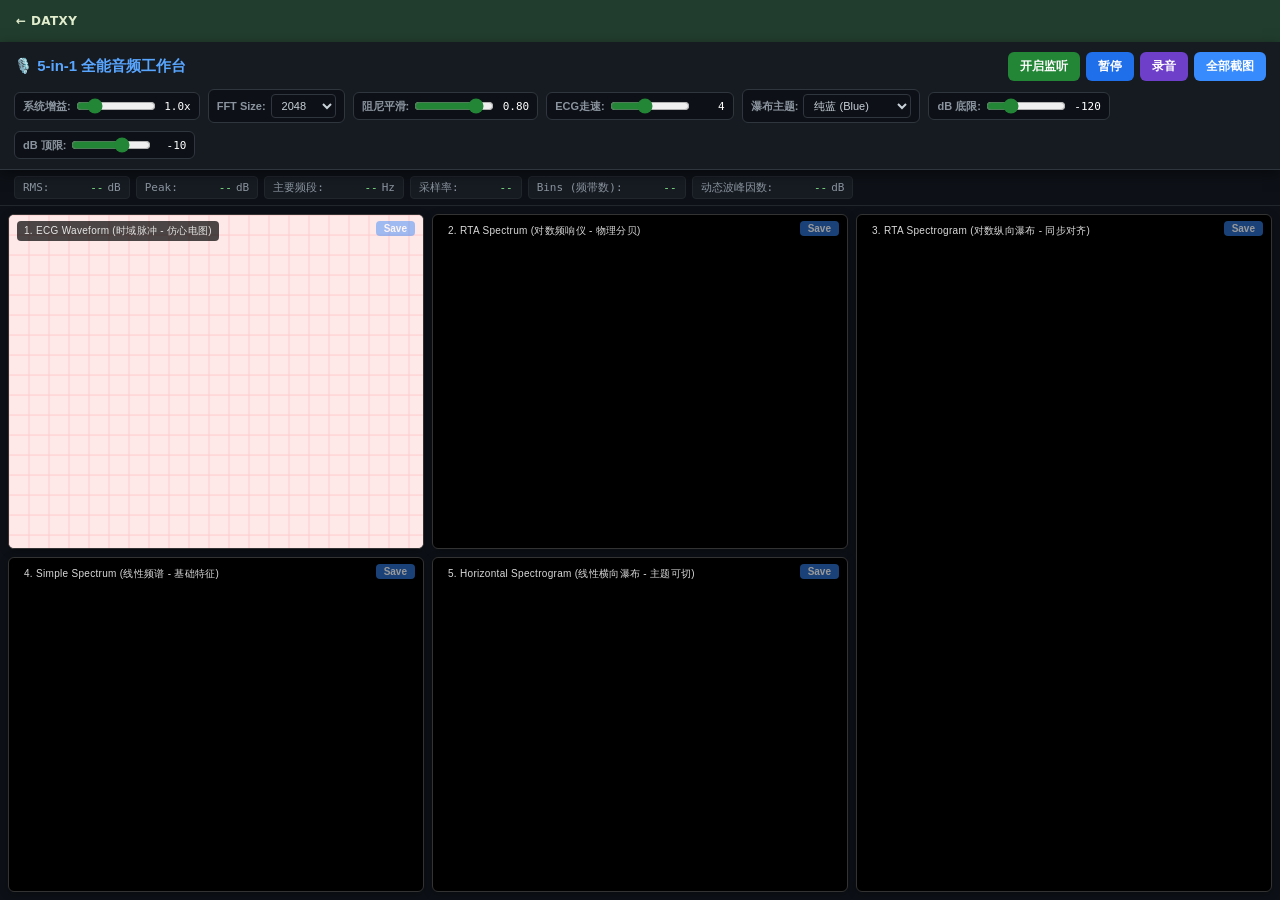
<file: dB.html>
<!DOCTYPE html>
<html lang="zh-CN">
<head>
    <meta charset="UTF-8">
    <meta name="viewport" content="width=device-width, initial-scale=1.0, viewport-fit=cover">
    <title>音频分析台</title>
    <style>
        * { box-sizing: border-box; margin: 0; padding: 0; -webkit-tap-highlight-color: transparent; }
        body { background-color: #0d1117; color: #c9d1d9; font-family: -apple-system, "Segoe UI", Roboto, "Helvetica Neue", sans-serif; display: flex; flex-direction: column; height: 100vh; height: 100dvh; overflow: hidden; touch-action: manipulation; }

        /* 顶部控制台 */
        .header { display: flex; flex-direction: column; background: #161b22; padding: 10px 14px; border-bottom: 1px solid #30363d; box-shadow: 0 4px 12px rgba(0,0,0,0.5); flex-shrink: 0; z-index: 100; }
        .header-row1 { display: flex; justify-content: space-between; align-items: center; flex-wrap: wrap; gap: 8px; }
        .header-title { font-weight: bold; font-size: 16px; color: #58a6ff; white-space: nowrap; }
        .btn-group { display: flex; gap: 6px; flex-wrap: wrap; }
        .header-row2 { display: flex; flex-wrap: wrap; gap: 8px; margin-top: 8px; align-items: center; }
        .control-group { display: flex; align-items: center; gap: 5px; background: #0d1117; border: 1px solid #30363d; border-radius: 6px; padding: 4px 8px; flex-shrink: 0; }
        label { font-size: 11px; font-weight: bold; color: #8b949e; white-space: nowrap; }
        input[type="range"] { width: 80px; accent-color: #238636; cursor: pointer; height: 18px; }
        .val-display { min-width: 30px; font-family: monospace; font-size: 11px; color: #fff; text-align: right; }
        select { background-color: #0d1117; color: #c9d1d9; border: 1px solid #30363d; border-radius: 4px; padding: 4px 6px; font-size: 11px; cursor: pointer; }
        button { padding: 6px 12px; font-weight: bold; border-radius: 6px; cursor: pointer; border: none; transition: 0.15s; font-size: 12px; white-space: nowrap; flex-shrink: 0; }

        .btn-start { background-color: #238636; color: white; }
        .btn-start.active { background-color: #da3633; }
        .btn-pause { background-color: #1f6feb; color: white; }
        .btn-pause.active { background-color: #d29922; }
        .btn-rec { background-color: #6e40c9; color: white; }
        .btn-rec.active { background-color: #f85149; animation: pulse 1s infinite; }
        .btn-save { background-color: #388bfd; color: white; }

        @keyframes pulse { 0%,100%{opacity:1} 50%{opacity:0.6} }

        /* 数值监控面板 */
        .monitor-bar { display: flex; flex-wrap: wrap; gap: 6px; padding: 6px 14px; background: #0d1117; border-bottom: 1px solid #21262d; flex-shrink: 0; font-family: monospace; font-size: 11px; }
        .monitor-item { display: flex; align-items: center; gap: 4px; background: #161b22; padding: 3px 8px; border-radius: 4px; border: 1px solid #21262d; }
        .monitor-label { color: #8b949e; }
        .monitor-val { color: #7ee787; min-width: 50px; text-align: right; }
        .monitor-val.warn { color: #d29922; }
        .monitor-val.clip { color: #f85149; }

        /* 5宫格自适应布局 */
        .grid-container { display: grid; grid-template-columns: repeat(auto-fit, minmax(min(100%, 480px), 1fr)); grid-auto-rows: minmax(160px, 1fr); gap: 8px; flex: 1; overflow-y: auto; padding: 8px; -webkit-overflow-scrolling: touch; }
        .panel { background: #000; border: 1px solid #333; border-radius: 6px; position: relative; overflow: hidden; display: flex; flex-direction: column; box-shadow: 0 2px 8px rgba(0,0,0,0.3); min-height: 150px; }
        .panel-title { position: absolute; top: 6px; left: 8px; font-size: 10px; color: rgba(255,255,255,0.85); background: rgba(0,0,0,0.7); padding: 3px 7px; border-radius: 4px; z-index: 10; letter-spacing: 0.3px; pointer-events: none; }
        .panel-save-btn { position: absolute; top: 6px; right: 8px; z-index: 10; background: rgba(56,139,253,0.8); color: #fff; border: none; border-radius: 4px; padding: 2px 8px; font-size: 10px; cursor: pointer; opacity: 0.6; transition: opacity 0.2s; }
        .panel-save-btn:hover { opacity: 1; }
        canvas { display: block; width: 100%; height: 100%; }

        /* 独立面板样式 */
        #panel-ecg { background-color: #ffe8e8; }

        /* 交互反馈层 */
        .cursor-info { position: absolute; bottom: 6px; right: 8px; font-size: 10px; font-family: monospace; color: #fff; background: rgba(0,0,0,0.75); padding: 3px 7px; border-radius: 4px; z-index: 10; pointer-events: none; display: none; }
        .pause-overlay { position: absolute; top: 0; left: 0; right: 0; bottom: 0; background: rgba(0,0,0,0.3); display: none; justify-content: center; align-items: center; z-index: 5; pointer-events: none; }
        .pause-overlay.visible { display: flex; }
        .pause-overlay span { color: #d29922; font-size: 14px; font-weight: bold; background: rgba(0,0,0,0.7); padding: 4px 12px; border-radius: 4px; }

        /* 录音指示器 */
        .rec-indicator { display: none; align-items: center; gap: 4px; color: #f85149; font-size: 11px; font-weight: bold; }
        .rec-indicator.visible { display: flex; }
        .rec-dot { width: 8px; height: 8px; background: #f85149; border-radius: 50%; animation: pulse 1s infinite; }

        /* 滚动条美化 */
        ::-webkit-scrollbar { width: 6px; }
        ::-webkit-scrollbar-track { background: #0d1117; }
        ::-webkit-scrollbar-thumb { background: #30363d; border-radius: 3px; }

        /* 移动端与多尺寸适配 */
        @media (max-width: 600px) {
            .header { padding: 8px 10px; }
            .header-title { font-size: 14px; }
            button { padding: 6px 10px; font-size: 11px; }
            .grid-container { grid-template-columns: 1fr; grid-auto-rows: minmax(140px, 1fr); gap: 6px; padding: 6px; }
            input[type="range"] { width: 60px; }
            .control-group { padding: 3px 6px; }
            label { font-size: 10px; }
            .val-display { font-size: 10px; }
            .monitor-bar { padding: 4px 10px; gap: 4px; }
            .monitor-item { padding: 2px 6px; font-size: 10px; }
        }
        @media (max-width: 400px) {
            .header-row2 { gap: 4px; }
            .btn-group { gap: 4px; }
            button { padding: 5px 8px; font-size: 10px; }
            input[type="range"] { width: 50px; }
        }
      /* PC 大屏适配：3列2行，右侧纵向拉通 */
        @media (min-width: 1200px) {
            .grid-container {
                grid-template-columns: repeat(3, 1fr);
                grid-template-rows: 1fr 1fr;
            }

            /* 让图3 (纵向瀑布) 固定在第3列，并垂直跨越 2 行 */
            #panel-vert {
                grid-column: 3;
                grid-row: 1 / span 2;
            }
        }
    </style>
<link rel="stylesheet" href="assets/tools.css"></head>
<body><a class="datxy-home" href="./">← DATXY</a>

<div class="header">
    <div class="header-row1">
        <div class="header-title">🎙️ 5-in-1 全能音频工作台</div>
        <div style="display:flex; align-items:center; gap:10px; flex-wrap:wrap;">
            <div class="rec-indicator" id="recIndicator">
                <div class="rec-dot"></div>
                <span>REC <span id="recTime">00:00</span></span>
            </div>
            <div class="btn-group">
                <button class="btn-start" id="startBtn">开启监听</button>
                <button class="btn-pause" id="pauseBtn" disabled>暂停</button>
                <button class="btn-rec" id="recBtn" disabled>录音</button>
                <button class="btn-save" id="saveAllBtn" disabled>全部截图</button>
            </div>
        </div>
    </div>
    <div class="header-row2">
        <div class="control-group">
            <label for="gainSlider">系统增益:</label>
            <input type="range" id="gainSlider" min="0.1" max="5.0" step="0.1" value="1.0">
            <span class="val-display" id="gainValue">1.0x</span>
        </div>
        <div class="control-group">
            <label for="fftSelect">FFT Size:</label>
            <select id="fftSelect">
                <option value="1024">1024</option>
                <option value="2048" selected>2048</option>
                <option value="4096">4096</option>
                <option value="8192">8192</option>
                <option value="16384">16384</option>
            </select>
        </div>
        <div class="control-group">
            <label for="smoothSlider">阻尼平滑:</label>
            <input type="range" id="smoothSlider" min="0" max="0.95" step="0.05" value="0.8">
            <span class="val-display" id="smoothValue">0.80</span>
        </div>
        <div class="control-group">
            <label for="speedSlider">ECG走速:</label>
            <input type="range" id="speedSlider" min="1" max="8" step="1" value="4">
            <span class="val-display" id="speedValue">4</span>
        </div>
        <div class="control-group">
            <label for="themeSelect">瀑布主题:</label>
            <select id="themeSelect">
                <option value="blue">纯蓝 (Blue)</option>
                <option value="thermal">热力 (Thermal)</option>
                <option value="magma">岩浆 (Magma)</option>
                <option value="green">矩阵绿 (Matrix)</option>
            </select>
        </div>
        <div class="control-group">
            <label for="dbMinSlider">dB 底限:</label>
            <input type="range" id="dbMinSlider" min="-150" max="-40" step="5" value="-120">
            <span class="val-display" id="dbMinValue">-120</span>
        </div>
        <div class="control-group">
            <label for="dbMaxSlider">dB 顶限:</label>
            <input type="range" id="dbMaxSlider" min="-30" max="0" step="5" value="-10">
            <span class="val-display" id="dbMaxValue">-10</span>
        </div>
    </div>
</div>

<div class="monitor-bar" id="monitorBar">
    <div class="monitor-item"><span class="monitor-label">RMS:</span><span class="monitor-val" id="monRMS">--</span><span class="monitor-label">dB</span></div>
    <div class="monitor-item"><span class="monitor-label">Peak:</span><span class="monitor-val" id="monPeak">--</span><span class="monitor-label">dB</span></div>
    <div class="monitor-item"><span class="monitor-label">主要频段:</span><span class="monitor-val" id="monFreq">--</span><span class="monitor-label">Hz</span></div>
    <div class="monitor-item"><span class="monitor-label">采样率:</span><span class="monitor-val" id="monSR">--</span></div>
    <div class="monitor-item"><span class="monitor-label">Bins (频带数):</span><span class="monitor-val" id="monBins">--</span></div>
    <div class="monitor-item"><span class="monitor-label">动态波峰因数:</span><span class="monitor-val" id="monCrest">--</span><span class="monitor-label">dB</span></div>
</div>

<div class="grid-container">
    <div class="panel" id="panel-ecg">
        <div class="panel-title">1. ECG Waveform (时域脉冲 - 仿心电图)</div>
        <button class="panel-save-btn" data-panel="cvsECG">Save</button>
        <div class="cursor-info" id="cursorECG"></div>
        <div class="pause-overlay" id="pauseOvECG"><span>PAUSED</span></div>
        <canvas id="cvsECG"></canvas>
    </div>

    <div class="panel" id="panel-rta">
        <div class="panel-title">2. RTA Spectrum (对数频响仪 - 物理分贝)</div>
        <button class="panel-save-btn" data-panel="cvsRTA">Save</button>
        <div class="cursor-info" id="cursorRTA"></div>
        <div class="pause-overlay" id="pauseOvRTA"><span>PAUSED</span></div>
        <canvas id="cvsRTA"></canvas>
    </div>

    <div class="panel" id="panel-vert">
        <div class="panel-title">3. RTA Spectrogram (对数纵向瀑布 - 同步对齐)</div>
        <button class="panel-save-btn" data-panel="cvsVertRTA">Save</button>
        <div class="cursor-info" id="cursorVert"></div>
        <div class="pause-overlay" id="pauseOvVert"><span>PAUSED</span></div>
        <canvas id="cvsVertRTA"></canvas>
    </div>

    <div class="panel" id="panel-simple">
        <div class="panel-title">4. Simple Spectrum (线性频谱 - 基础特征)</div>
        <button class="panel-save-btn" data-panel="cvsSimpleSpec">Save</button>
        <div class="cursor-info" id="cursorSimple"></div>
        <div class="pause-overlay" id="pauseOvSimple"><span>PAUSED</span></div>
        <canvas id="cvsSimpleSpec"></canvas>
    </div>

    <div class="panel" id="panel-horiz">
        <div class="panel-title">5. Horizontal Spectrogram (线性横向瀑布 - 主题可切)</div>
        <button class="panel-save-btn" data-panel="cvsHorizBase">Save</button>
        <div class="cursor-info" id="cursorHoriz"></div>
        <div class="pause-overlay" id="pauseOvHoriz"><span>PAUSED</span></div>
        <canvas id="cvsHorizBase"></canvas>
    </div>
</div>

<script>
    // ==================== DOM 元素获取 ====================
    const startBtn = document.getElementById('startBtn');
    const pauseBtn = document.getElementById('pauseBtn');
    const recBtn = document.getElementById('recBtn');
    const saveAllBtn = document.getElementById('saveAllBtn');

    const gainSlider = document.getElementById('gainSlider');
    const gainValueTxt = document.getElementById('gainValue');
    const fftSelect = document.getElementById('fftSelect');
    const smoothSlider = document.getElementById('smoothSlider');
    const smoothValueTxt = document.getElementById('smoothValue');
    const speedSlider = document.getElementById('speedSlider');
    const speedValueTxt = document.getElementById('speedValue');
    const themeSelect = document.getElementById('themeSelect');
    const dbMinSlider = document.getElementById('dbMinSlider');
    const dbMinValueTxt = document.getElementById('dbMinValue');
    const dbMaxSlider = document.getElementById('dbMaxSlider');
    const dbMaxValueTxt = document.getElementById('dbMaxValue');

    const recIndicator = document.getElementById('recIndicator');

    const monRMS = document.getElementById('monRMS');
    const monPeak = document.getElementById('monPeak');
    const monFreq = document.getElementById('monFreq');
    const monSR = document.getElementById('monSR');
    const monBins = document.getElementById('monBins');
    const monCrest = document.getElementById('monCrest');

    const canvasIds = ['cvsECG', 'cvsRTA', 'cvsVertRTA', 'cvsSimpleSpec', 'cvsHorizBase'];
    const ctxMap = {};
    canvasIds.forEach(id => {
        ctxMap[id] = document.getElementById(id).getContext('2d', { willReadFrequently: true });
    });
    const ctxECG = ctxMap.cvsECG;
    const ctxRTA = ctxMap.cvsRTA;
    const ctxVertRTA = ctxMap.cvsVertRTA;
    const ctxSimpleSpec = ctxMap.cvsSimpleSpec;
    const ctxHorizBase = ctxMap.cvsHorizBase;

    // ==================== 核心状态管理 ====================
    let audioCtx, analyser, sourceNode, mediaStream;
    let dataTime, dataFreqByte, dataFreqFloat, smoothRTA;

    let isRunning = false;
    let isPaused = false;
    let animationId = null;
    let ecgX = 0; // 心电图探针位置

    // 用户参数
    let globalGain = 1.0;
    let ecgSpeed = 4;
    let userMinDB = -120;
    let userMaxDB = -10;

    // 录音相关
    let mediaRecorder = null;
    let recChunks = [];
    let recStartTime = 0;
    let recTimerInterval = null;

    // 绘图基础常数
    const MIN_FREQ = 20;
    const MAX_FREQ = 20000;
    const FREQ_TICKS = [20, 50, 100, 200, 500, 1000, 2000, 5000, 10000, 20000];
    const DB_TICKS_RTA = [-120, -100, -80, -60, -40, -20, 0];

    // ==================== UI 事件监听 ====================
    gainSlider.addEventListener('input', e => {
        globalGain = parseFloat(e.target.value);
        gainValueTxt.textContent = globalGain.toFixed(1) + 'x';
    });
    smoothSlider.addEventListener('input', e => {
        const v = parseFloat(e.target.value);
        smoothValueTxt.textContent = v.toFixed(2);
        if (analyser) analyser.smoothingTimeConstant = v;
    });
    speedSlider.addEventListener('input', e => {
        ecgSpeed = parseInt(e.target.value);
        speedValueTxt.textContent = ecgSpeed;
    });
    dbMinSlider.addEventListener('input', e => {
        userMinDB = parseInt(e.target.value);
        dbMinValueTxt.textContent = userMinDB;
    });
    dbMaxSlider.addEventListener('input', e => {
        userMaxDB = parseInt(e.target.value);
        dbMaxValueTxt.textContent = userMaxDB;
    });
    fftSelect.addEventListener('change', () => {
        if (analyser) {
            analyser.fftSize = parseInt(fftSelect.value);
            reallocBuffers();
        }
    });

    // ==================== 内存分配与系统控制 ====================
    function reallocBuffers() {
        if(!analyser) return;
        dataTime = new Uint8Array(analyser.fftSize);
        dataFreqByte = new Uint8Array(analyser.frequencyBinCount);
        dataFreqFloat = new Float32Array(analyser.frequencyBinCount);
        smoothRTA = new Float32Array(analyser.frequencyBinCount).fill(userMinDB);
        monBins.textContent = analyser.frequencyBinCount;
    }

    async function initAudio() {
        try {
            mediaStream = await navigator.mediaDevices.getUserMedia({ audio: true });
            audioCtx = new (window.AudioContext || window.webkitAudioContext)();
            analyser = audioCtx.createAnalyser();
            analyser.fftSize = parseInt(fftSelect.value);
            analyser.smoothingTimeConstant = parseFloat(smoothSlider.value);

            sourceNode = audioCtx.createMediaStreamSource(mediaStream);
            sourceNode.connect(analyser);

            monSR.textContent = audioCtx.sampleRate + ' Hz';
            reallocBuffers();
            resizeCanvases();

            isRunning = true;
            isPaused = false;

            // 更新 UI
            startBtn.textContent = '停止系统';
            startBtn.classList.add('active');
            pauseBtn.disabled = false;
            recBtn.disabled = false;
            saveAllBtn.disabled = false;
            document.querySelectorAll('.pause-overlay').forEach(el => el.classList.remove('visible'));

            renderLoop();
        } catch (err) {
            alert('麦克风权限调用失败，请确保在 localhost 或 HTTPS 环境下运行，并授予浏览器麦克风权限。详情: ' + err.message);
        }
    }

    function stopAudio() {
        isRunning = false;
        if (animationId) cancelAnimationFrame(animationId);
        if (mediaStream) mediaStream.getTracks().forEach(t => t.stop());
        if (audioCtx) audioCtx.close();
        if (mediaRecorder && mediaRecorder.state === 'recording') mediaRecorder.stop();

        startBtn.textContent = '开启监听';
        startBtn.classList.remove('active');
        pauseBtn.disabled = true;
        recBtn.disabled = true;
        saveAllBtn.disabled = true;
        pauseBtn.textContent = '暂停';
        pauseBtn.classList.remove('active');
    }

    startBtn.addEventListener('click', () => {
        if (isRunning) stopAudio(); else initAudio();
    });

    pauseBtn.addEventListener('click', () => {
        if (!isRunning) return;
        isPaused = !isPaused;
        pauseBtn.textContent = isPaused ? '继续' : '暂停';
        pauseBtn.classList.toggle('active', isPaused);
        document.querySelectorAll('.pause-overlay').forEach(el => el.classList.toggle('visible', isPaused));
    });

    // ==================== 自适应与探针 ====================
    function resizeCanvases() {
        const dpr = window.devicePixelRatio || 1;
        document.querySelectorAll('.panel canvas').forEach(cvs => {
            const rect = cvs.parentElement.getBoundingClientRect();
            cvs.width = Math.round(rect.width * dpr);
            cvs.height = Math.round(rect.height * dpr);
            cvs.style.width = rect.width + 'px';
            cvs.style.height = rect.height + 'px';
        });
        ecgX = 0; // 重置 ECG
        if(!isRunning) drawECGGrid(ctxECG.canvas.width, ctxECG.canvas.height); // 初始化背景
    }

    let resizeTimer;
    window.addEventListener('resize', () => {
        clearTimeout(resizeTimer);
        resizeTimer = setTimeout(resizeCanvases, 100);
    });
    // 初次加载触发
    resizeCanvases();

    function freqFromLogX(x, w) {
        const p = x / w;
        return Math.pow(10, Math.log10(MIN_FREQ) + p * (Math.log10(MAX_FREQ) - Math.log10(MIN_FREQ)));
    }

    function setupCursorProbe(canvasId, infoId, mapFn) {
        const cvs = document.getElementById(canvasId);
        const info = document.getElementById(infoId);
        function handler(clientX, clientY) {
            if (!isRunning) return;
            const rect = cvs.getBoundingClientRect();
            const dpr = window.devicePixelRatio || 1;
            const x = (clientX - rect.left) * dpr;
            const y = (clientY - rect.top) * dpr;
            const w = cvs.width, h = cvs.height;
            if (x < 0 || y < 0 || x > w || y > h) { info.style.display = 'none'; return; }
            const text = mapFn(x, y, w, h);
            if (text) { info.textContent = text; info.style.display = 'block'; }
        }
        cvs.addEventListener('mousemove', e => handler(e.clientX, e.clientY));
        cvs.addEventListener('touchmove', e => { e.preventDefault(); handler(e.touches[0].clientX, e.touches[0].clientY); }, { passive: false });
        cvs.addEventListener('mouseleave', () => info.style.display = 'none');
        cvs.addEventListener('touchend', () => info.style.display = 'none');
    }

    setupCursorProbe('cvsECG', 'cursorECG', (x, y, w, h) => {
        const amp = ((h / 2 - y) / (h / 2)).toFixed(3);
        return `Amp: ${amp}`;
    });
    setupCursorProbe('cvsRTA', 'cursorRTA', (x, y, w, h) => {
        const freq = freqFromLogX(x, w);
        const db = userMaxDB - (y / h) * (userMaxDB - userMinDB);
        return `${freq.toFixed(0)} Hz | ${db.toFixed(1)} dB`;
    });
    setupCursorProbe('cvsVertRTA', 'cursorVert', (x, y, w, h) => {
        const freq = freqFromLogX(x, w);
        return `${freq.toFixed(0)} Hz`;
    });
    setupCursorProbe('cvsSimpleSpec', 'cursorSimple', (x, y, w, h) => {
        if (!audioCtx) return '';
        const maxBins = Math.floor(dataFreqByte.length * 0.75);
        const barW = (w / maxBins) * 2;
        const bin = Math.floor(x / barW);
        const freq = bin * (audioCtx.sampleRate / analyser.fftSize);
        const amp = ((h - y) / h * 100).toFixed(0);
        return `${freq.toFixed(0)} Hz | ${amp}%`;
    });
    setupCursorProbe('cvsHorizBase', 'cursorHoriz', (x, y, w, h) => {
        if (!audioCtx) return '';
        const maxBins = Math.floor(dataFreqByte.length * 0.7);
        const binH = h / maxBins;
        const bin = Math.floor((h - y) / binH);
        const freq = bin * (audioCtx.sampleRate / analyser.fftSize);
        return `${freq.toFixed(0)} Hz`;
    });

    // ==================== 录音与截图 ====================
    function getTimestamp() {
        const d = new Date();
        return d.getFullYear() + ('0'+(d.getMonth()+1)).slice(-2) + ('0'+d.getDate()).slice(-2) + '_' + ('0'+d.getHours()).slice(-2) + ('0'+d.getMinutes()).slice(-2) + ('0'+d.getSeconds()).slice(-2);
    }

    function saveCanvasAsImage(canvas, name) {
        const link = document.createElement('a');
        link.download = name + '_' + getTimestamp() + '.png';
        link.href = canvas.toDataURL('image/png');
        link.click();
    }

    document.querySelectorAll('.panel-save-btn').forEach(btn => {
        btn.addEventListener('click', () => saveCanvasAsImage(document.getElementById(btn.dataset.panel), btn.dataset.panel));
    });

    saveAllBtn.addEventListener('click', () => {
        canvasIds.forEach(id => saveCanvasAsImage(document.getElementById(id), id));
    });

    recBtn.addEventListener('click', () => {
        if (!mediaStream) return;
        if (mediaRecorder && mediaRecorder.state === 'recording') {
            mediaRecorder.stop();
            recBtn.textContent = '录音';
            recBtn.classList.remove('active');
            recIndicator.classList.remove('visible');
            clearInterval(recTimerInterval);
        } else {
            recChunks = [];
            mediaRecorder = new MediaRecorder(mediaStream);
            mediaRecorder.ondataavailable = e => { if (e.data.size > 0) recChunks.push(e.data); };
            mediaRecorder.onstop = () => {
                const blob = new Blob(recChunks, { type: 'audio/webm' });
                const link = document.createElement('a');
                link.download = 'recording_' + getTimestamp() + '.webm';
                link.href = URL.createObjectURL(blob);
                link.click();
            };
            mediaRecorder.start();
            recStartTime = Date.now();
            recBtn.textContent = '停止录音';
            recBtn.classList.add('active');
            recIndicator.classList.add('visible');
            recTimerInterval = setInterval(() => {
                const elapsed = Math.floor((Date.now() - recStartTime) / 1000);
                const m = String(Math.floor(elapsed / 60)).padStart(2, '0');
                const s = String(elapsed % 60).padStart(2, '0');
                document.getElementById('recTime').textContent = m + ':' + s;
            }, 200);
        }
    });

    // ==================== 核心数学与刻度 ====================
    function getLogX(freq, width) {
        if (freq < MIN_FREQ) return 0;
        return ((Math.log10(freq) - Math.log10(MIN_FREQ)) / (Math.log10(MAX_FREQ) - Math.log10(MIN_FREQ))) * width;
    }

    // 完成断开的绘制刻度函数 (X轴 对数频率)
    function drawFreqAxisLog(ctx, w, h) {
        const dpr = window.devicePixelRatio || 1;
        const fontSize = Math.max(9, Math.round(10 * dpr));
        ctx.font = fontSize + 'px monospace';
        ctx.fillStyle = 'rgba(255,255,255,0.6)';
        ctx.strokeStyle = 'rgba(255,255,255,0.15)';
        ctx.lineWidth = 1;
        ctx.beginPath();
        FREQ_TICKS.forEach(f => {
            const x = getLogX(f, w);
            ctx.moveTo(x, 0); ctx.lineTo(x, h);
            const label = f >= 1000 ? (f / 1000) + 'k' : f + '';
            ctx.fillText(label, x + 4, h - 4);
        });
        ctx.stroke();
    }

    // 绘制 Y 轴分贝刻度
    function drawDbAxisRTA(ctx, w, h) {
        const dpr = window.devicePixelRatio || 1;
        const fontSize = Math.max(9, Math.round(10 * dpr));
        ctx.font = fontSize + 'px monospace';
        ctx.fillStyle = 'rgba(255,255,255,0.6)';
        ctx.strokeStyle = 'rgba(255,255,255,0.15)';
        ctx.lineWidth = 1;
        ctx.beginPath();
        DB_TICKS_RTA.forEach(db => {
            if (db < userMinDB || db > userMaxDB) return;
            const y = (-(db - userMaxDB) / (userMaxDB - userMinDB)) * h;
            ctx.moveTo(0, y); ctx.lineTo(w, y);
            ctx.fillText(db + 'dB', 4, y - 4);
        });
        ctx.stroke();
    }

    // 色彩映射
    function getColorRTA(db, minDb, maxDb) {
        let p = Math.max(0, Math.min(1, (db - minDb) / (maxDb - minDb)));
        if (p < 0.05) return '#050a14';
        return `hsl(${220 + p * 110}, ${60 + p * 40}%, ${10 + p * 70}%)`;
    }
    const themeFuncs = {
        blue: val => { let p = Math.max(0, Math.min(1, (val * globalGain) / 255)); return `rgb(${p*50}, ${p*150}, ${p*255})`; },
        thermal: val => { let p = Math.max(0, Math.min(1, (val * globalGain) / 255)); return `hsl(${(1-p)*120}, 100%, ${p*50+5}%)`; },
        magma: val => { let p = Math.max(0, Math.min(1, (val * globalGain) / 255)); return `rgb(${p*255}, ${p*p*100}, ${Math.sqrt(p)*180})`; },
        green: val => { let p = Math.max(0, Math.min(1, (val * globalGain) / 255)); return `rgb(0, ${p*255}, ${p*60})`; }
    };

    // ==================== 数据分析与渲染 ====================
    function updateMonitors() {
        let sumSq = 0, peakSq = 0;
        for (let i = 0; i < dataTime.length; i++) {
            let norm = (dataTime[i] / 128.0) - 1.0;
            norm *= globalGain;
            let sq = norm * norm;
            sumSq += sq;
            if (sq > peakSq) peakSq = sq;
        }
        let rms = Math.sqrt(sumSq / dataTime.length);
        let rmsDb = rms > 0.0001 ? 20 * Math.log10(rms) : -120;
        let peak = Math.sqrt(peakSq);
        let peakDb = peak > 0.0001 ? 20 * Math.log10(peak) : -120;

        monRMS.textContent = rmsDb.toFixed(1);
        monPeak.textContent = peakDb.toFixed(1);
        monCrest.textContent = (peakDb - rmsDb).toFixed(1);

        monPeak.className = 'monitor-val' + (peakDb > -1 ? ' clip' : (peakDb > -6 ? ' warn' : ''));

        let maxVal = -999, maxBin = 0;
        for (let i = 0; i < dataFreqFloat.length; i++) {
            if (dataFreqFloat[i] > maxVal) { maxVal = dataFreqFloat[i]; maxBin = i; }
        }
        monFreq.textContent = Math.round(maxBin * (audioCtx.sampleRate / analyser.fftSize));
    }

    function renderLoop() {
        if (!isRunning) return;
        animationId = requestAnimationFrame(renderLoop);

        if (isPaused) return; // 暂停不更新数据和画面

        analyser.getByteTimeDomainData(dataTime);
        analyser.getFloatFrequencyData(dataFreqFloat);
        analyser.getByteFrequencyData(dataFreqByte);

        updateMonitors();

        renderECG();
        renderRTA();
        renderVertSpectrogram();
        renderSimpleSpectrum();

        const colorFunc = themeFuncs[themeSelect.value];
        renderHorizSpectrogram(colorFunc);
    }

    // 图1：ECG 时域卷轴
    function drawECGGrid(w, h) {
        ctxECG.fillStyle = '#ffe8e8'; ctxECG.fillRect(0, 0, w, h);
        ctxECG.lineWidth = 1; ctxECG.strokeStyle = '#ffcccc';
        ctxECG.beginPath();
        for(let x=0; x<w; x+=20) { ctxECG.moveTo(x,0); ctxECG.lineTo(x,h); }
        for(let y=0; y<h; y+=20) { ctxECG.moveTo(0,y); ctxECG.lineTo(w,y); }
        ctxECG.stroke();
    }

    function renderECG() {
        const w = ctxECG.canvas.width; const h = ctxECG.canvas.height;
        const speed = ecgSpeed * (window.devicePixelRatio || 1);

        let rawVal = dataTime[Math.floor(dataTime.length / 2)];
        let mappedVal = ((rawVal - 128) * globalGain) + 128;
        let y = (mappedVal / 255) * h;
        y = Math.max(0, Math.min(h, y));

        if (ecgX >= w) ecgX = 0;

        // 局部擦除并重绘网格
        ctxECG.fillStyle = '#ffe8e8'; ctxECG.fillRect(ecgX, 0, speed + 10, h);
        ctxECG.lineWidth = 1; ctxECG.strokeStyle = '#ffcccc'; ctxECG.beginPath();
        for(let ty=0; ty<h; ty+=20) { ctxECG.moveTo(ecgX, ty); ctxECG.lineTo(ecgX+speed+10, ty); }
        ctxECG.stroke();

        ctxECG.fillStyle = '#111';
        ctxECG.fillRect(ecgX, y - 2, speed, 4);
        ecgX += speed;
    }

    // 图2：RTA 频谱仪
    function renderRTA() {
        const w = ctxRTA.canvas.width; const h = ctxRTA.canvas.height;
        const freqRes = audioCtx.sampleRate / analyser.fftSize;

        ctxRTA.fillStyle = '#0a0a0a'; ctxRTA.fillRect(0, 0, w, h);

        drawFreqAxisLog(ctxRTA, w, h);
        drawDbAxisRTA(ctxRTA, w, h);

        // 平滑红线 (RMS/Smooth)
        ctxRTA.lineWidth = 3; ctxRTA.strokeStyle = 'rgba(216, 67, 88, 0.9)'; ctxRTA.beginPath();
        let isFirstR = true;
        for(let i=0; i<dataFreqFloat.length; i++) {
            let f = i * freqRes; if(f<MIN_FREQ || f>MAX_FREQ) continue;
            smoothRTA[i] = smoothRTA[i] * 0.9 + dataFreqFloat[i] * 0.1;
            let x = getLogX(f, w);
            let y = (-(smoothRTA[i] - userMaxDB) / (userMaxDB - userMinDB)) * h;
            if (isFirstR) { ctxRTA.moveTo(x,y); isFirstR = false; } else ctxRTA.lineTo(x,y);
        }
        ctxRTA.stroke();

        // 实时黄线 (Peak)
        ctxRTA.lineWidth = 1.5; ctxRTA.strokeStyle = 'rgba(242, 211, 56, 0.6)'; ctxRTA.beginPath();
        let isFirstY = true;
        for(let i=0; i<dataFreqFloat.length; i++) {
            let f = i * freqRes; if(f<MIN_FREQ || f>MAX_FREQ) continue;
            let x = getLogX(f, w);
            let y = (-(dataFreqFloat[i] - userMaxDB) / (userMaxDB - userMinDB)) * h;
            if (isFirstY) { ctxRTA.moveTo(x,y); isFirstY = false; } else ctxRTA.lineTo(x,y);
        }
        ctxRTA.stroke();
    }

    // 图3：对数纵向瀑布
    function renderVertSpectrogram() {
        const w = ctxVertRTA.canvas.width; const h = ctxVertRTA.canvas.height;
        const freqRes = audioCtx.sampleRate / analyser.fftSize;
        const scrollSpeed = 2;

        // 画面下移
        const img = ctxVertRTA.getImageData(0, 0, w, h - scrollSpeed);
        ctxVertRTA.putImageData(img, 0, scrollSpeed);

        // 绘制顶栏
        for(let i=0; i<dataFreqFloat.length; i++) {
            let f = i * freqRes; if(f<MIN_FREQ || f>MAX_FREQ) continue;
            let x = getLogX(f, w);
            let nextX = getLogX((i+1)*freqRes, w);
            ctxVertRTA.fillStyle = getColorRTA(dataFreqFloat[i], userMinDB, userMaxDB);
            ctxVertRTA.fillRect(x, 0, Math.max(1, nextX - x + 0.5), scrollSpeed);
        }
    }

    // 图4：简单线性频谱
    function renderSimpleSpectrum() {
        const w = ctxSimpleSpec.canvas.width; const h = ctxSimpleSpec.canvas.height;
        ctxSimpleSpec.fillStyle = '#11151a'; ctxSimpleSpec.fillRect(0, 0, w, h);

        const maxDisplay = Math.floor(dataFreqByte.length * 0.75);
        const barW = (w / maxDisplay);
        let x = 0;

        ctxSimpleSpec.beginPath(); ctxSimpleSpec.moveTo(0, h);
        for(let i=0; i<maxDisplay; i++) {
            let val = Math.min(255, dataFreqByte[i] * globalGain);
            let barH = (val / 255) * h;
            ctxSimpleSpec.lineTo(x, h - barH); x += barW * 2;
        }
        ctxSimpleSpec.lineTo(w, h);
        ctxSimpleSpec.strokeStyle = '#d252b2'; ctxSimpleSpec.lineWidth = 2; ctxSimpleSpec.stroke();
        ctxSimpleSpec.fillStyle = 'rgba(210, 82, 178, 0.2)'; ctxSimpleSpec.fill();
    }

    // 图5：线性横向瀑布
    function renderHorizSpectrogram(colorFunc) {
        const w = ctxHorizBase.canvas.width; const h = ctxHorizBase.canvas.height;
        const scrollSpeed = 2;

        // 画面左移
        const img = ctxHorizBase.getImageData(scrollSpeed, 0, w - scrollSpeed, h);
        ctxHorizBase.putImageData(img, 0, 0);

        const maxBins = Math.floor(dataFreqByte.length * 0.7);
        const binH = h / maxBins;

        // 绘制右边缘
        for(let i=0; i<maxBins; i++) {
            let y = h - (i * binH);
            ctxHorizBase.fillStyle = colorFunc(dataFreqByte[i]);
            ctxHorizBase.fillRect(w - scrollSpeed, y - binH, scrollSpeed, binH + 0.5);
        }
    }
</script>
</body>
</html>
</file>
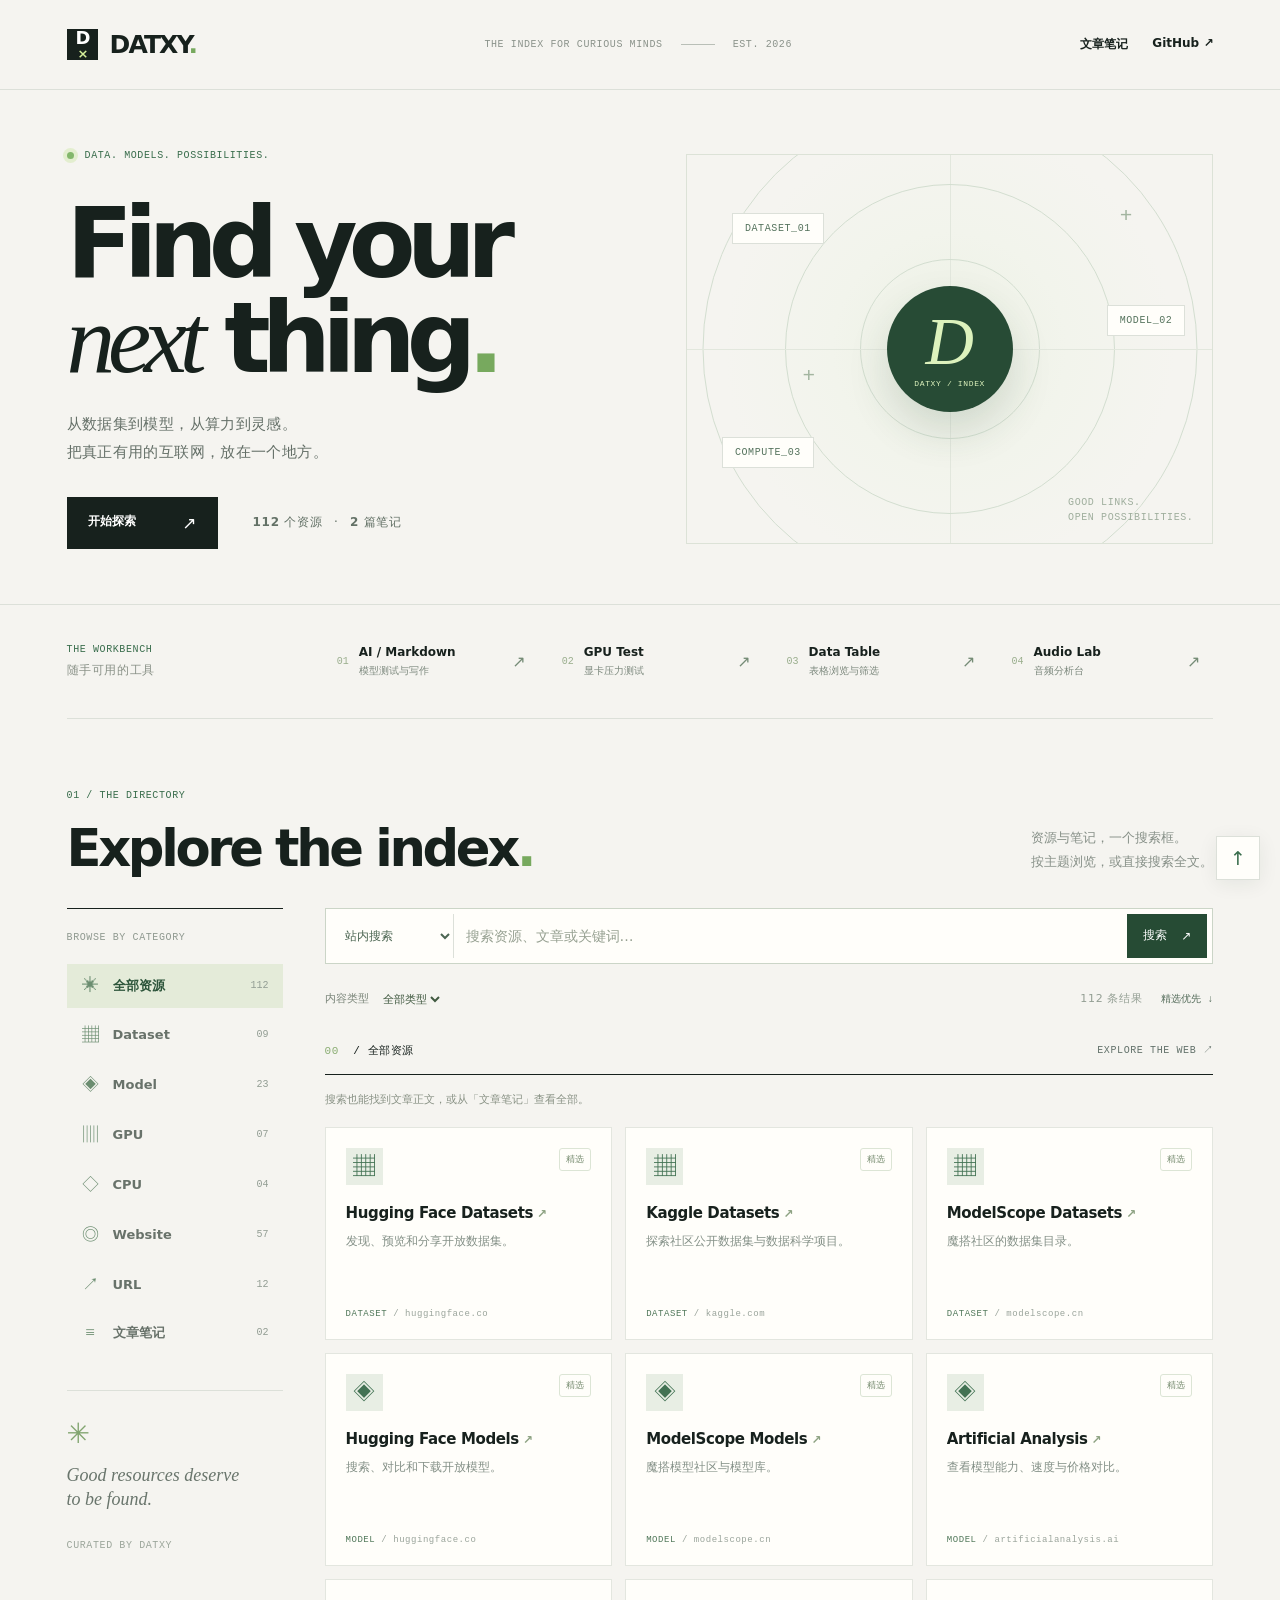
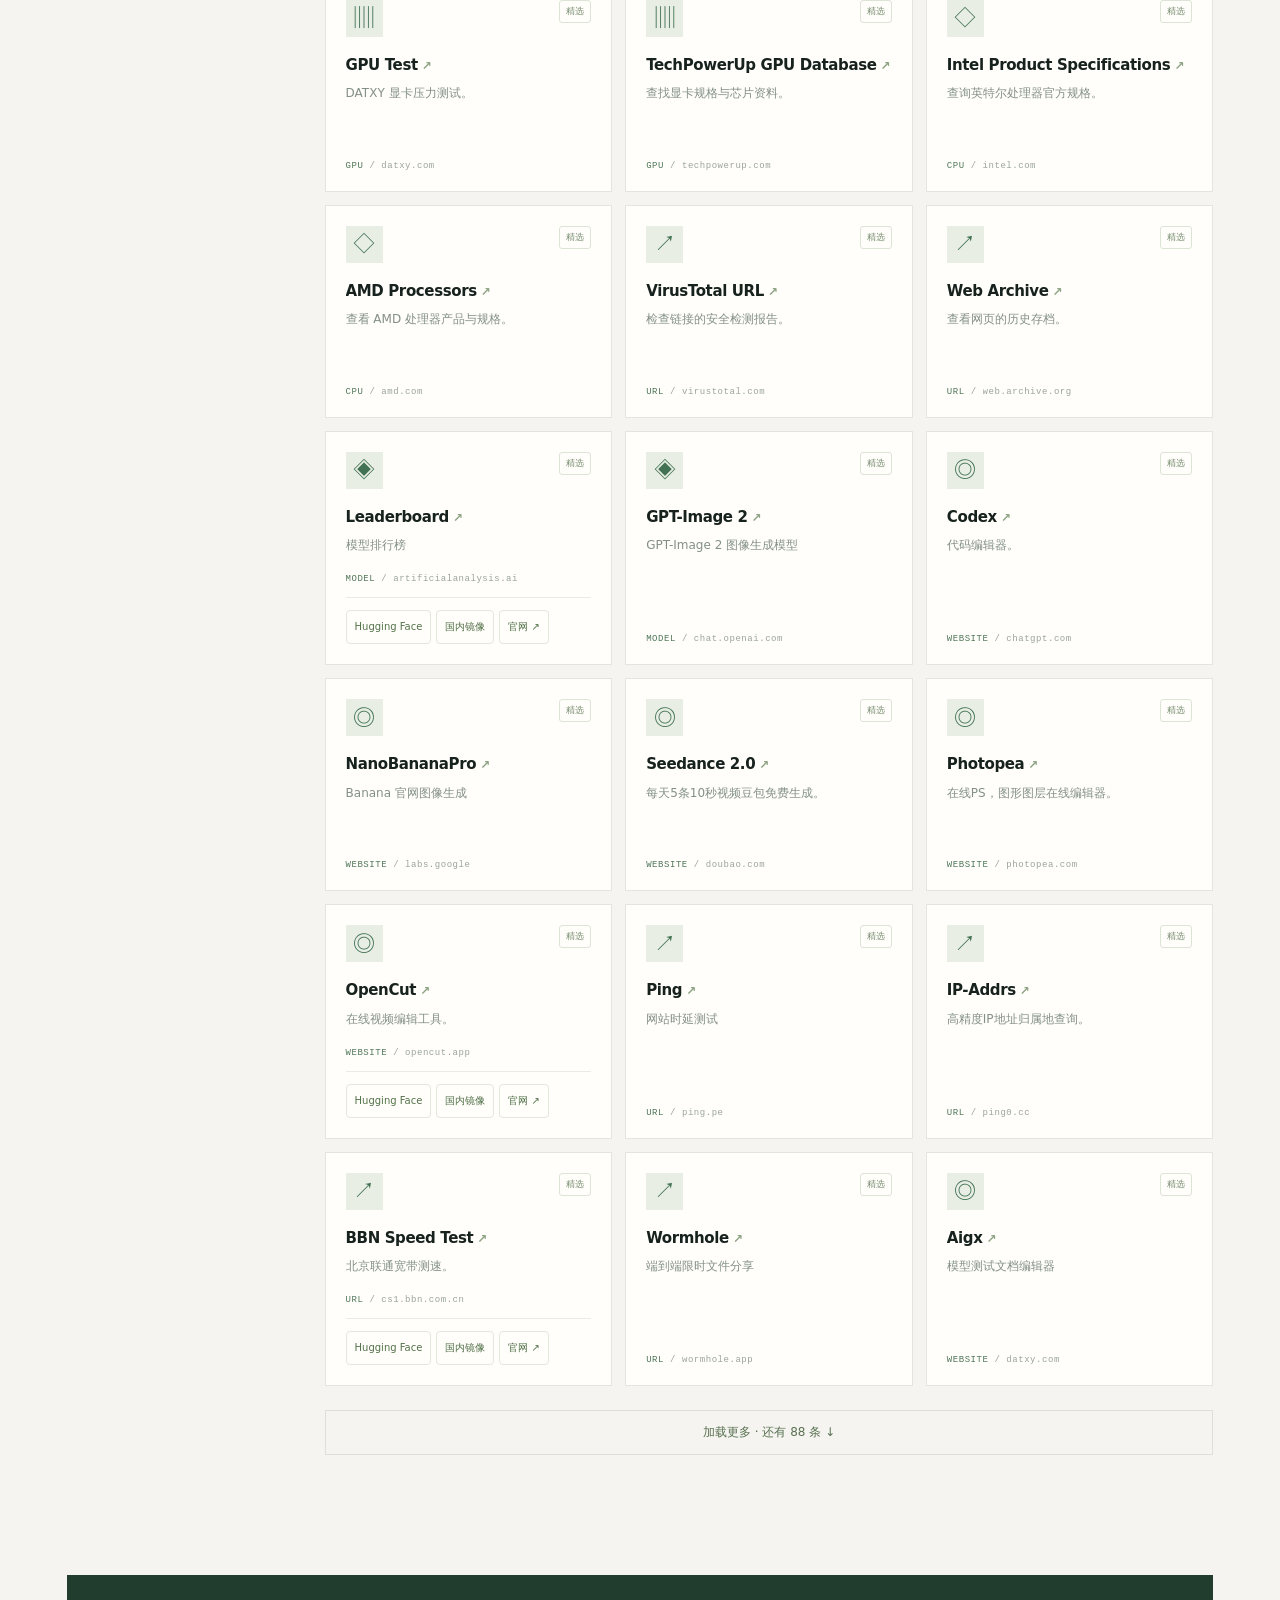
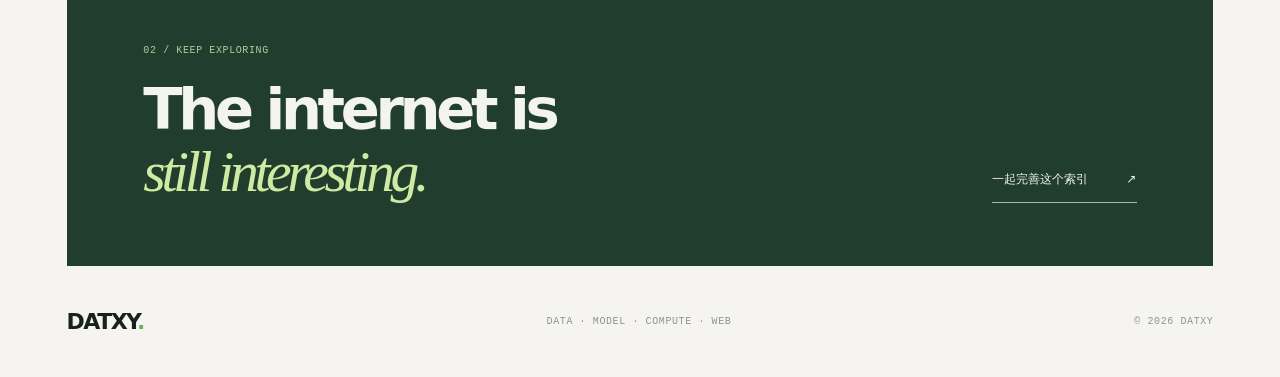
<file: index2.html>
<!doctype html>
<html lang="zh-CN">
<head>
  <meta charset="utf-8">
  <meta name="viewport" content="width=device-width, initial-scale=1, viewport-fit=cover">
  <meta name="theme-color" content="#f5f4f0">
  <meta name="description" content="DATXY · 数据集、模型、算力与实用工具。搜索资源，阅读技术笔记，发现有用的互联网。">
  <title>DATXY — 数据、模型与有用的互联网</title>
  <link rel="icon" href="favicon.png">
  <link rel="stylesheet" href="style.css">
  <script src="app.js" defer></script>
</head>
<body id="top">
  <a href="#explore" class="skip-link">跳到资源目录</a>
  <div class="shell">
    <header class="topbar">
      <a class="brand" href="./" aria-label="DATXY 首页"><span class="brand-mark" aria-hidden="true">D<span>×</span></span><span>DATXY<span class="period">.</span></span></a>
      <div class="top-note">THE INDEX FOR CURIOUS MINDS <span></span> EST. 2026</div>
      <nav class="top-nav" aria-label="主导航"><a href="?category=Article#explore">文章笔记</a><a href="https://github.com/feeday/url" target="_blank" rel="noopener noreferrer">GitHub ↗</a></nav>
    </header>
    <main>
      <section class="hero" aria-labelledby="hero-title">
        <div class="hero-copy">
          <div class="eyebrow"><span class="status-dot"></span> DATA. MODELS. POSSIBILITIES.</div>
          <h1 id="hero-title">Find your<br><em>next</em> thing<span class="period">.</span></h1>
          <p>从数据集到模型，从算力到灵感。<br>把真正有用的互联网，放在一个地方。</p>
          <div class="hero-actions"><a class="primary" href="#explore">开始探索 <span aria-hidden="true">↗</span></a><small><strong id="resource-total">—</strong> 个资源 <span>·</span> <strong id="article-total">—</strong> 篇笔记</small></div>
        </div>
        <div class="hero-art" aria-hidden="true">
          <div class="orbit one"></div><div class="orbit two"></div><div class="orbit three"></div>
          <span class="art-label label-one">DATASET_01</span><span class="art-label label-two">MODEL_02</span><span class="art-label label-three">COMPUTE_03</span>
          <div class="art-center"><span>D</span><small>DATXY / INDEX</small></div><span class="cross c1">+</span><span class="cross c2">+</span><span class="coordinate">GOOD LINKS.<br>OPEN POSSIBILITIES.</span>
        </div>
      </section>
      <section class="tool-strip" aria-label="在线工具">
        <span class="tool-strip-label">THE WORKBENCH <small>随手可用的工具</small></span>
        <a href="aigx-x.html"><span>01</span><div>AI / Markdown<small>模型测试与写作</small></div><b aria-hidden="true">↗</b></a>
        <a href="gpu/"><span>02</span><div>GPU Test<small>显卡压力测试</small></div><b aria-hidden="true">↗</b></a>
        <a href="xlsx.html"><span>03</span><div>Data Table<small>表格浏览与筛选</small></div><b aria-hidden="true">↗</b></a>
        <a href="dB.html"><span>04</span><div>Audio Lab<small>音频分析台</small></div><b aria-hidden="true">↗</b></a>
      </section>
      <section class="explore" id="explore" aria-labelledby="explore-title">
        <div class="section-top"><div><span class="kicker">01 / THE DIRECTORY</span><h2 id="explore-title">Explore the index<span class="period">.</span></h2></div><p>资源与笔记，一个搜索框。<br>按主题浏览，或直接搜索全文。</p></div>
        <div class="directory">
          <aside class="sidebar" aria-label="资源分类"><span class="side-caption">BROWSE BY CATEGORY</span><nav id="category-nav" class="category-nav"></nav><div class="side-bottom"><span aria-hidden="true">✳</span><p>Good resources deserve<br>to be found.</p><small>CURATED BY DATXY</small></div></aside>
          <div class="results">
            <form id="search-form" class="search-form" role="search">
              <label class="sr-only" for="search-engine">搜索引擎</label>
              <select id="search-engine" class="engine-select"><option value="local">站内搜索</option><option value="google">Google</option><option value="baidu">百度</option><option value="github">GitHub</option><option value="huggingface">Hugging Face</option><option value="youtube">YouTube</option><option value="bilibili">哔哩哔哩</option><option value="yandex">Yandex 图片</option><option value="douyin">抖音</option></select>
              <label class="sr-only" for="search">搜索资源与文章全文</label><input id="search" type="search" placeholder="搜索资源、文章或关键词…" autocomplete="off">
              <button type="button" id="clear-search" class="clear-search" aria-label="清空搜索" hidden>×</button>
              <button type="submit" class="search-submit" aria-label="执行搜索">搜索 <span aria-hidden="true">↗</span></button>
            </form>
            <div class="filter-toolbar"><label>内容类型 <select id="kind-filter"><option value="all">全部类型</option><option value="text">文本</option><option value="image">图像</option><option value="video">视频</option><option value="audio">音频</option><option value="multi">多模态</option><option value="tool">工具</option><option value="ad">平台</option><option value="log">文章</option></select></label><div class="toolbar-actions"><span id="result-count" role="status"></span><button id="sort-button" type="button">精选优先 ↓</button></div></div>
            <p id="load-status" class="load-status" role="alert" hidden></p>
            <div class="result-heading"><div><span id="current-index">00</span> / <span id="current-category">全部资源</span></div><span>EXPLORE THE WEB ↗</span></div>
            <p id="article-hint" class="article-hint">搜索也能找到文章正文，或从「文章笔记」查看全部。</p>
            <div id="cards" class="cards" aria-label="搜索结果"></div>
            <button id="load-more" type="button" class="load-more" hidden>加载更多 ↓</button>
            <div id="empty" class="empty" hidden><span aria-hidden="true">⌕</span><h3>没有找到相关资源</h3><p>试试更短的关键词，或切换到全部资源。</p><button id="reset-button" type="button">清除筛选 ↗</button></div>
            <noscript><p>请启用 JavaScript 以搜索和筛选资源。<a href="list.json">查看资源列表</a> · <a href="data/posts.json">查看文章索引</a></p></noscript>
          </div>
        </div>
      </section>
      <section class="closing"><div><span>02 / KEEP EXPLORING</span><h2>The internet is<br><em>still interesting.</em></h2></div><a href="https://github.com/feeday/url" target="_blank" rel="noopener noreferrer">一起完善这个索引 <span aria-hidden="true">↗</span></a></section>
    </main>
    <footer><a href="./" class="footer-brand">DATXY<span>.</span></a><span>DATA · MODEL · COMPUTE · WEB</span><span>© <span id="year"></span> DATXY</span></footer>
  </div>
  <a class="back-top" href="#top" aria-label="返回顶部">↑</a>
</body>
</html>
</file>
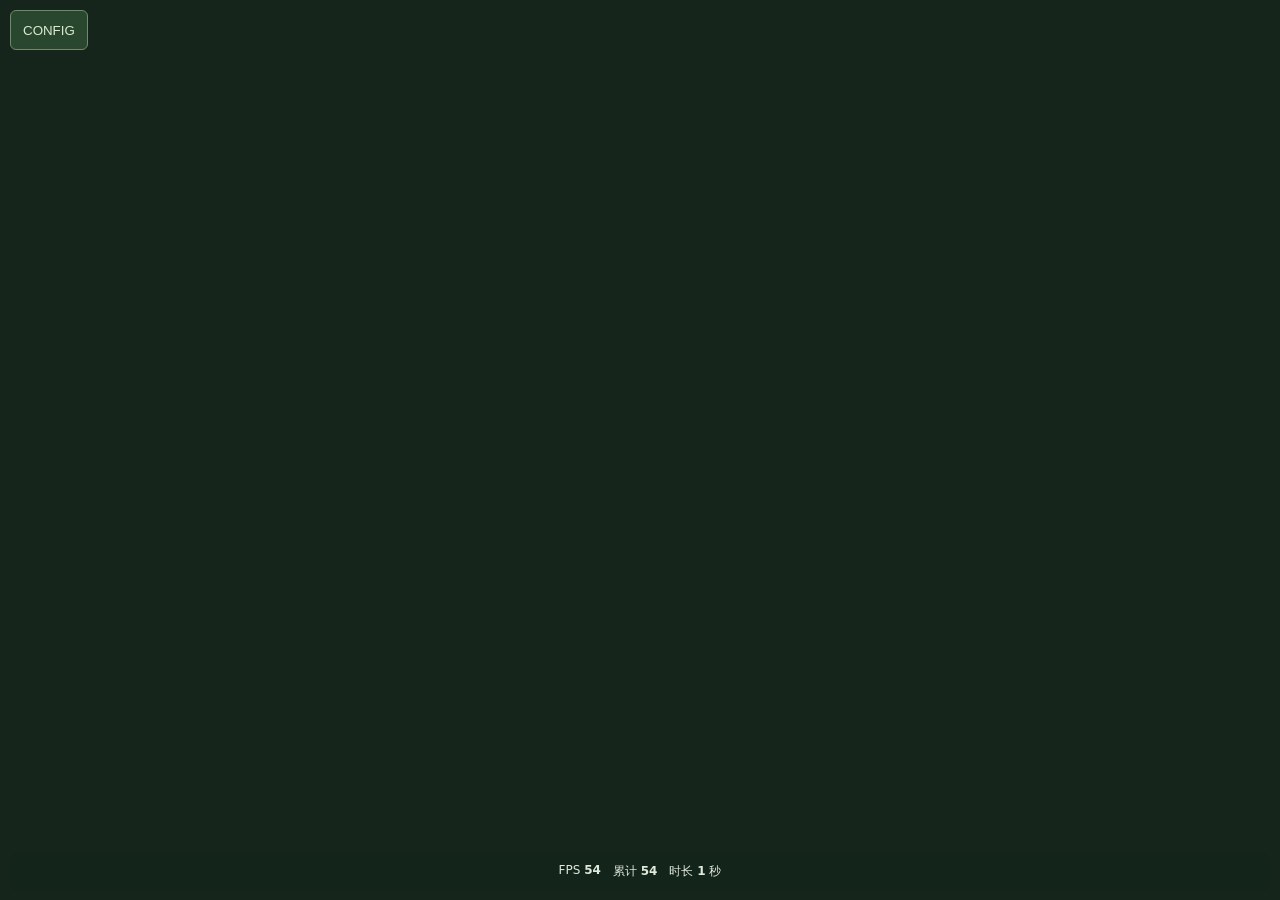
<file: gpu/renderer.html>
<!doctype html><html lang="zh-CN"><head><meta charset="utf-8"><meta name="viewport" content="width=device-width,initial-scale=1"><title>GPU Render · DATXY</title><style>
*{box-sizing:border-box}body{margin:0;overflow:hidden;background:#15251b;color:#e0eada;font:12px system-ui}#main,#c1{position:fixed;left:0;top:0;transform-origin:0 0}#btn{position:fixed;left:10px;top:10px;z-index:2}button{background:#29472e;color:#dce8ce;border:1px solid #71886a;border-radius:6px;min-height:40px;padding:8px 12px;cursor:pointer}#config{display:none;position:fixed;left:10px;top:60px;z-index:3;max-width:calc(100vw - 20px);padding:12px;background:#14241cf2;border:1px solid #597b4d;border-radius:8px}textarea{width:min(500px,calc(100vw - 48px));height:180px;background:#0d1a13;color:#dce8ce;border:1px solid #4d7042;font:12px/1.5 monospace}.metrics{position:fixed;bottom:10px;left:10px;right:10px;z-index:2;display:flex;flex-wrap:wrap;gap:12px;justify-content:center;padding:10px;background:#14241cdd;border-radius:8px;pointer-events:none}
</style><script src="main.js"></script><script src="t.js"></script></head><body><div id="main"><canvas id="c1" width="1024" height="1024"></canvas></div><button id="btn">CONFIG</button><div id="config"><textarea id="kernel" aria-label="WebGL 着色器代码"></textarea><br><button id="apply">应用</button><button id="cancle">还原</button></div><div class="metrics"><span>FPS <b id="fps">0</b></span><span>累计 <b id="score">0</b></span><span>时长 <b id="alltime">0</b> 秒</span></div></body></html>
</file>
<file: assets/code-blocks.css>
.code-frame{--code-bg:#17251e;--code-top:#21352a;--code-line:#344d3c;--code-text:#e0eada;position:relative;max-width:100%;min-width:0;margin:22px 0;border:1px solid var(--code-line);border-radius:12px;background:var(--code-bg);overflow:hidden;color:var(--code-text);text-align:left}.code-frame .code-header{display:flex;align-items:center;flex-wrap:wrap;gap:9px;min-height:48px;padding:12px 78px 12px 16px;background:var(--code-top);font:12px/1.7 system-ui,sans-serif;color:#d6e5ce}.code-frame summary{cursor:pointer;list-style:none}.code-frame summary::-webkit-details-marker{display:none}.code-frame summary:before{content:'▸';color:#a8c590}.code-frame details[open]>summary:before{content:'▾'}.code-label{font-weight:600;overflow-wrap:anywhere}.code-count{color:#9eb298}.code-toggle-label{color:#c7dfa7;margin-left:auto;white-space:nowrap}.code-frame .copy-code{position:absolute;right:10px;top:7px;min-height:34px;min-width:52px;padding:5px 9px;border:1px solid #527048;border-radius:6px;background:#2c4433;color:#deebd6;font:12px/1.7 system-ui,sans-serif;cursor:pointer}.code-frame .copy-code:hover{background:#3c5c3d}.code-frame pre,.code-frame .code-fold pre{max-width:100%;margin:0;padding:18px;overflow:auto;white-space:pre;overflow-wrap:normal;word-break:normal;background:var(--code-bg);color:var(--code-text);font:13px/1.8 ui-monospace,SFMono-Regular,Consolas,monospace;tab-size:4;border:0;border-radius:0;-webkit-overflow-scrolling:touch}.code-frame pre code{display:inline;padding:0;margin:0;background:transparent;color:inherit;font:inherit;white-space:inherit;word-break:normal;overflow-wrap:normal}.code-frame summary:focus-visible,.code-frame button:focus-visible,.code-frame pre:focus-visible{outline:2px solid #b8d29f;outline-offset:-3px}.code-fold{margin:0;padding:0}@media(max-width:600px){.code-frame{margin:18px 0;border-radius:9px}.code-frame .code-header{font-size:11px;padding-left:12px;gap:6px}.code-frame pre,.code-frame .code-fold pre{font-size:12px;padding:14px;line-height:1.8}.code-toggle-label{margin-left:0}}@media print{.code-fold:not([open])>*{display:block!important}.code-fold::details-content{content-visibility:visible!important}.copy-code{display:none!important}.code-frame pre{white-space:pre-wrap;overflow-wrap:anywhere}}
</file>
<file: assets/tools.css>
.datxy-home{display:block;flex-shrink:0;padding:10px 16px;min-height:42px;background:#213d2d;color:#e1edcd;text-decoration:none;font:600 12px/22px system-ui,sans-serif;letter-spacing:.03em}.datxy-home:hover{background:#31563a}html{max-width:100%}body{margin:0}input,textarea,select{max-width:100%}a:focus-visible,button:focus-visible,input:focus-visible{outline:2px solid #8ab971;outline-offset:2px}.container{overflow-x:auto}table{font-size:14px}#filterInput{min-height:44px}.btn,.clear-btn,.delete-btn{min-height:40px}th,td{max-width:400px;overflow-wrap:anywhere}.input-container{position:sticky;left:0}body:has(#filterInput){background:#f5f4f0;color:#233229;font-family:system-ui,sans-serif}body:has(#filterInput) .container{padding:18px}body:has(#filterInput) table{background:#fffefa}body:has(#filterInput) th{background:#e6eddc;color:#3f6037}body:has(#filterInput) td,body:has(#filterInput) th{border-color:#dce3d4;padding:11px}body:has(#filterInput) a{color:#416d45}body:has(#filterInput) .datxy-home{color:#e1edcd}body:has(.monitor-bar) .header-title{font-size:15px}@media(max-width:600px){input[type=text],input[type=search],textarea{font-size:16px!important}.btn-group button{min-height:40px}.header-row2{gap:6px}.control-group{max-width:100%;flex-wrap:wrap}.monitor-item{font-size:10px}.grid-container{grid-template-columns:minmax(0,1fr)}.panel{min-height:210px}body:has(#filterInput) .container{padding:12px}table{min-width:720px;font-size:13px}.datxy-home{padding-left:max(14px,env(safe-area-inset-left))}}
</file>
<file: style.css>
:root{--ink:#17211d;--muted:#758078;--line:#dce0d9;--paper:#f5f4f0;--card:#fffefa;--green:#396d4c;--mono:'DM Mono',monospace;--sans:Manrope,system-ui,-apple-system,'Segoe UI',sans-serif}*{box-sizing:border-box}html{scroll-behavior:smooth}body{margin:0;background:var(--paper);color:var(--ink);font-family:var(--sans);-webkit-font-smoothing:antialiased}button,input{font:inherit}button{cursor:pointer}a{color:inherit;text-decoration:none}.shell{max-width:1600px;margin:auto}.period,.footer-brand span{color:#77a95e}.topbar{height:90px;padding:0 5.2%;display:flex;align-items:center;justify-content:space-between;border-bottom:1px solid var(--line)}.brand{font-size:25px;font-weight:800;letter-spacing:-1.9px;display:flex;align-items:center;gap:12px}.brand-mark{background:var(--ink);color:white;display:grid;place-items:center;width:31px;height:31px;font-size:18px;letter-spacing:-2px;line-height:1}.brand-mark span{font-size:13px;color:#d5ee9a}.top-note,.top-link,.eyebrow,.hero-actions small,.kicker,.side-caption,.side-bottom small,.toolbar-actions,.result-heading,.card-meta,.closing>div>span,footer,.art-label,.coordinate{font-family:var(--mono);font-size:10px;letter-spacing:.06em}.top-note{display:flex;align-items:center;gap:18px;color:#8b938b}.top-note span{width:34px;height:1px;background:#b9bfb7}.top-link{font-size:11px}.hero{min-height:566px;padding:75px 5.2% 63px;display:grid;grid-template-columns:1fr 46%;gap:20px;overflow:hidden;border-bottom:1px solid var(--line)}.hero-copy{position:relative;z-index:1}.eyebrow{display:flex;align-items:center;gap:11px;color:var(--green);font-weight:500}.status-dot{width:7px;height:7px;background:#83b76b;border-radius:50%;box-shadow:0 0 0 4px #e3eecf}.faint{color:#9da69a;margin-left:8px}.hero h1{font-size:clamp(76px,8.1vw,132px);line-height:.98;letter-spacing:-.092em;font-weight:700;margin:35px 0 22px}.hero h1 em,.closing h2 em{font-family:Georgia,serif;font-weight:400;letter-spacing:-.075em}.hero-copy p{font-size:15px;line-height:1.9;color:#657068;letter-spacing:.025em}.hero-actions{display:flex;gap:35px;align-items:center;margin-top:30px}.primary{background:var(--ink);color:#fff;padding:16px 21px;min-width:151px;display:flex;justify-content:space-between;gap:20px;font-size:12px;font-weight:700;transition:background .2s,transform .2s}.primary:hover{background:var(--green);transform:translateY(-2px)}.primary span{font-size:17px;font-weight:400}.hero-actions small{color:#8e978f}.hero-art{height:450px;position:relative;align-self:center;border:1px solid #dce2d7;background:radial-gradient(circle at center,#ecf1e4 0,#f2f4ec 36%,#f5f4f0 69%);overflow:hidden}.hero-art:before,.hero-art:after{content:'';position:absolute;background:#e2e7dd}.hero-art:before{width:1px;height:100%;left:50%}.hero-art:after{height:1px;width:100%;top:50%}.orbit{position:absolute;border:1px solid #d3ded0;border-radius:50%;left:50%;top:50%;transform:translate(-50%,-50%)}.orbit.one{width:180px;height:180px}.orbit.two{width:330px;height:330px}.orbit.three{width:495px;height:495px}.art-center{z-index:1;position:absolute;left:50%;top:50%;transform:translate(-50%,-50%);height:126px;width:126px;background:#274b35;border-radius:50%;display:flex;flex-direction:column;align-items:center;justify-content:center;color:#ddf2bd;box-shadow:0 20px 40px #274b3526}.art-center span{font-family:Georgia,serif;font-size:67px;font-style:italic;line-height:.9}.art-center small{font:8px var(--mono);letter-spacing:.08em;margin-top:8px}.art-label{position:absolute;z-index:2;background:var(--card);border:1px solid var(--line);padding:9px 12px;color:#55735d}.label-one{top:58px;left:45px}.label-two{top:150px;right:27px}.label-three{bottom:75px;left:35px}.cross{position:absolute;color:#a3b5a0;font:21px var(--mono)}.c1{top:50px;right:80px}.c2{left:22%;top:54%}.coordinate{position:absolute;right:19px;bottom:18px;color:#9fae9d;line-height:1.5}.explore{padding:88px 5.2% 120px}.section-top{display:flex;justify-content:space-between;align-items:end;margin-bottom:42px}.kicker{color:var(--green);font-weight:500}.section-top h2{font-size:clamp(38px,4vw,56px);line-height:1.1;letter-spacing:-.065em;margin:18px 0 0}.section-top p{color:#879088;font-size:13px;line-height:1.8;margin:0 0 3px}.directory{display:grid;grid-template-columns:216px minmax(0,1fr);gap:42px}.sidebar{border-top:1px solid var(--ink);padding-top:23px;display:flex;flex-direction:column}.side-caption{color:#8f9990;margin-bottom:21px}.category-nav{display:flex;flex-direction:column;gap:3px}.category-button{width:100%;border:0;background:transparent;color:#68726a;text-align:left;padding:12px 14px;display:flex;align-items:center;gap:13px;font-size:13px;font-weight:600;transition:background .2s,color .2s}.category-button:hover{background:#e8ece5;color:var(--ink)}.category-button.active{background:#e4ebd9;color:#2d553b}.category-icon{width:19px;text-align:center;font:17px Georgia,serif;color:#6b8d70}.category-count{margin-left:auto;font:10px var(--mono);color:#929d93}.side-bottom{border-top:1px solid var(--line);margin-top:auto;padding-top:26px;color:#69756c}.side-bottom>span{font-size:28px;color:#82a570}.side-bottom p{font:italic 18px/1.35 Georgia,serif;margin:13px 0 21px}.side-bottom small{color:#9ca69b}.results{min-width:0}.toolbar{display:flex;align-items:center;justify-content:space-between;gap:20px;margin-bottom:33px}.search-wrap{min-height:49px;max-width:540px;flex:1;background:#fffefa;border:1px solid var(--line);display:flex;align-items:center;gap:12px;padding:0 15px;transition:border .2s}.search-wrap:focus-within{border-color:#789c7b}.search-wrap>span:first-child{font:27px Georgia,serif;line-height:1;color:#8ca28d;transform:rotate(-25deg)}.search-wrap input{border:0;outline:0;background:transparent;min-width:0;width:100%;font-size:12px;color:var(--ink)}.search-wrap input::placeholder{color:#a3aaa2}.search-wrap kbd{font:11px var(--mono);border:1px solid var(--line);padding:2px 6px;color:#9aa39a}.toolbar-actions{display:flex;gap:19px;align-items:center;color:#939e93;white-space:nowrap}.toolbar-actions button{background:transparent;border:0;color:#536b59;font:10px var(--mono);padding:8px 0}.toolbar-actions button:hover{text-decoration:underline}.result-heading{display:flex;align-items:center;justify-content:space-between;padding-bottom:16px;border-bottom:1px solid var(--ink);font-weight:500;color:#62716a}.result-heading>div{color:var(--ink);font-size:11px}.result-heading #current-index{color:#8aad72;margin-right:7px}.cards{display:grid;grid-template-columns:repeat(3,minmax(0,1fr));gap:13px;padding-top:18px}.card{background:var(--card);border:1px solid #e3e6df;min-height:203px;padding:20px;display:flex;flex-direction:column;position:relative;transition:border-color .2s,transform .2s,box-shadow .2s}.card:hover{border-color:#90ae8e;transform:translateY(-3px);box-shadow:0 12px 30px #283d2b0d}.card-top{display:flex;justify-content:space-between;align-items:start}.card-symbol{width:37px;height:37px;background:#e8eee4;display:grid;place-items:center;color:#427253;font:22px Georgia,serif}.card-open{font:19px var(--mono);color:#849587}.card h3{font-size:15px;line-height:1.3;letter-spacing:-.025em;margin:20px 0 6px;white-space:nowrap;overflow:hidden;text-overflow:ellipsis}.card p{font-size:11px;line-height:1.55;color:#849087;margin:0;display:-webkit-box;-webkit-line-clamp:2;-webkit-box-orient:vertical;overflow:hidden}.card-meta{display:flex;align-items:center;gap:6px;margin-top:auto;padding-top:20px;color:#9aa49b;min-width:0}.card-kind{color:#507759;font-weight:500;white-space:nowrap}.domain{white-space:nowrap;overflow:hidden;text-overflow:ellipsis}.empty{text-align:center;border:1px dashed #cdd8cc;margin-top:18px;padding:65px 20px}.empty>span{font:55px Georgia;color:#95ad91}.empty h3{font-size:18px;margin:8px 0}.empty p{color:var(--muted);font-size:12px}.empty button{border:0;background:transparent;color:var(--green);margin-top:10px;font-size:12px;text-decoration:underline}.closing{margin:0 5.2%;padding:63px 6%;background:#213d2d;color:#f3f4eb;display:flex;justify-content:space-between;align-items:end}.closing>div>span{color:#b4ca9d}.closing h2{font-size:clamp(37px,4.5vw,65px);letter-spacing:-.075em;line-height:1.08;margin:22px 0 0}.closing h2 em{color:#ceeaa3}.closing>a{padding:14px 0;border-bottom:1px solid #a7c299;font-size:12px;white-space:nowrap}.closing>a span{margin-left:35px}footer{display:flex;align-items:center;justify-content:space-between;padding:43px 5.2%;color:#8b968c}.footer-brand{font:800 22px var(--sans);letter-spacing:-1.5px;color:var(--ink)}.sr-only{position:absolute;width:1px;height:1px;padding:0;margin:-1px;overflow:hidden;clip:rect(0,0,0,0);white-space:nowrap;border:0}[hidden]{display:none!important}
@media(max-width:1050px){.cards{grid-template-columns:repeat(2,minmax(0,1fr))}.hero{grid-template-columns:1fr 43%}.hero-art{height:375px}.directory{gap:26px;grid-template-columns:180px minmax(0,1fr)}}
@media(max-width:700px){.topbar{height:69px;padding:0 5%}.top-note{display:none}.top-link{font-size:9px}.hero{display:block;padding:59px 5% 40px;min-height:auto}.hero h1{font-size:clamp(67px,15vw,100px);margin:29px 0 17px}.hero-copy p{font-size:13px}.hero-art{height:260px;margin-top:43px}.orbit.one{width:130px;height:130px}.orbit.two{width:230px;height:230px}.orbit.three{width:350px;height:350px}.art-center{width:92px;height:92px}.art-center span{font-size:50px}.art-center small{font-size:6px}.art-label{font-size:8px}.label-one{top:25px;left:20px}.label-two{top:85px;right:12px}.label-three{bottom:29px;left:15px}.explore{padding:67px 5% 80px}.section-top{display:block;margin-bottom:32px}.section-top p{margin-top:17px;font-size:12px}.directory{display:block}.sidebar{border-top:1px solid var(--ink);padding-top:17px}.side-caption{margin-bottom:10px}.category-nav{flex-direction:row;overflow-x:auto;gap:6px;padding-bottom:14px;scrollbar-width:none}.category-nav::-webkit-scrollbar{display:none}.category-button{width:auto;white-space:nowrap;padding:9px 11px;background:#eaece6;font-size:11px}.category-button.active{background:#dce9d2}.category-count{display:none}.side-bottom{display:none}.toolbar{margin-top:18px;margin-bottom:22px}.toolbar-actions{gap:9px}.toolbar-actions #result-count{display:none}.search-wrap{min-height:46px}.search-wrap kbd{display:none}.result-heading>span{font-size:9px}.cards{grid-template-columns:repeat(2,minmax(0,1fr));gap:9px}.card{padding:15px;min-height:190px}.card h3{font-size:13px}.card p{font-size:10px}.card-meta{font-size:9px}.closing{margin:0 5%;display:block;padding:45px 7%}.closing h2{font-size:42px}.closing>a{display:inline-block;margin-top:30px}footer{padding:35px 5%;gap:18px;flex-wrap:wrap}footer>span:nth-child(2){display:none}}@media(max-width:420px){.hero h1{font-size:65px}.hero-actions small{display:none}.cards{grid-template-columns:1fr}.card{min-height:166px}.card h3{margin-top:14px}.card-meta{padding-top:13px}}
/* Shared interaction and responsive refinements. No network fonts are required. */
html{scroll-padding-top:24px}body{font-family:Manrope,system-ui,-apple-system,'PingFang SC','Microsoft YaHei',sans-serif}a:focus-visible,button:focus-visible,input:focus-visible,select:focus-visible{outline:2px solid #396d4c;outline-offset:4px}button,select,a{-webkit-tap-highlight-color:transparent}button,select{min-height:44px}main,.directory,.results,.card{min-width:0}.skip-link{position:fixed;left:16px;top:-80px;z-index:100;background:var(--ink);color:white;padding:14px}.skip-link:focus{top:12px}.top-nav{display:flex;gap:24px;font-size:12px;font-weight:600}.top-nav a{padding:12px 0}.hero{padding-top:60px;padding-bottom:55px;min-height:auto}.hero-art{height:390px}.hero h1{font-size:clamp(70px,7.6vw,112px)}.hero-actions small{font:12px var(--sans);color:#637166}.hero-actions strong{font-weight:700}.hero-actions small span{margin:0 7px}.tool-strip{margin:0 5.2%;padding:27px 0;display:grid;grid-template-columns:1.15fr repeat(4,1fr);border-bottom:1px solid var(--line);gap:10px;align-items:center}.tool-strip-label{font:10px var(--mono);letter-spacing:.06em;color:var(--green)}.tool-strip-label small{display:block;font:12px var(--sans);color:#899187;margin-top:7px}.tool-strip>a{display:flex;align-items:center;gap:10px;padding:12px;border:1px solid transparent;transition:background .2s,border .2s}.tool-strip>a:hover{background:var(--card);border-color:var(--line)}.tool-strip>a>span{font:10px var(--mono);color:#9aae8d}.tool-strip>a>div{font-size:12px;font-weight:700;min-width:0}.tool-strip>a small{display:block;font-size:10px;color:#7c887d;font-weight:400;margin-top:5px}.tool-strip>a b{margin-left:auto;color:#758c76;font-weight:400}.explore{padding-top:64px}.section-top{margin-bottom:32px}.sidebar{align-self:start;position:sticky;top:24px}.side-bottom{margin-top:35px}.search-form{display:flex;align-items:center;min-height:56px;border:1px solid #cbd5c7;background:var(--card);padding:5px;gap:8px}.search-form:focus-within{border-color:#769370;box-shadow:0 0 0 3px #dfe9d650}.engine-select{width:123px;flex-shrink:0;background:transparent;border:0;border-right:1px solid var(--line);padding:0 10px;color:#4c6652;font-size:12px}.search-form input{width:100%;min-width:0;border:0;outline:none;background:transparent;color:var(--ink);font-size:14px;padding:8px 4px}.search-form input::placeholder{color:#96a091}.search-form input::-webkit-search-cancel-button{display:none}.search-submit{border:0;background:#264b34;color:white;white-space:nowrap;padding:0 16px;font-size:12px;display:flex;align-items:center;gap:14px}.clear-search{border:0;background:transparent;font-size:21px;color:#7b8a7b;padding:0 5px;flex-shrink:0}.filter-toolbar{display:flex;align-items:center;justify-content:space-between;gap:15px;margin:13px 0 22px}.filter-toolbar>label{display:flex;gap:10px;align-items:center;font-size:11px;color:#7a8579}.filter-toolbar select{font-size:11px;background:transparent;border:0;color:#405940;max-width:120px}.toolbar-actions button{min-height:44px}.toolbar-actions{font-family:var(--sans);font-size:11px}.article-hint{font-size:11px;line-height:1.6;color:#899285;margin:16px 0 0}.card{min-height:213px;overflow-wrap:anywhere}.card h3{white-space:normal;overflow:visible;font-size:15px;line-height:1.5;margin:17px 0 7px}.card-primary{display:-webkit-box;-webkit-line-clamp:2;-webkit-box-orient:vertical;overflow:hidden;overflow-wrap:anywhere}.card-primary:after{content:' ↗';font-size:12px;color:#8da282}.card-badge{font-size:9px;border:1px solid #dce5d5;color:#778c70;padding:4px 6px;border-radius:3px}.card p{font-size:12px;line-height:1.75}.card-meta{font-size:9px;padding-top:18px}.card-actions{display:flex;flex-wrap:wrap;gap:5px;margin-top:13px;padding-top:12px;border-top:1px solid #e9ece4}.resource-link{font-size:10px;color:#527149;padding:8px;border:1px solid #e2e8db;border-radius:4px;line-height:1.6}.resource-link:hover{background:#e6eddc}.article-card .card-symbol{background:#eae4d4;color:#8b7750}.load-more{display:block;width:100%;border:1px solid var(--line);background:transparent;color:#597151;font-size:12px;padding:13px;margin-top:24px}.load-more:hover{background:#e7eddc}.load-status{padding:14px;border:1px solid #d6c29c;color:#84662f;background:#fff5db;font-size:12px}.back-top{position:fixed;bottom:max(20px,env(safe-area-inset-bottom));right:20px;width:44px;height:44px;display:grid;place-items:center;background:var(--card);border:1px solid var(--line);box-shadow:0 4px 20px #15271c12;font-size:19px;color:var(--green);z-index:10}
@media(max-width:1100px){.tool-strip{grid-template-columns:repeat(4,minmax(0,1fr))}.tool-strip-label{grid-column:1/-1;display:flex;align-items:center;gap:12px;margin-bottom:4px}.tool-strip-label small{display:inline;margin:0}.directory{grid-template-columns:170px minmax(0,1fr);gap:25px}.top-note{display:none}.hero-art{height:340px}}
@media(max-width:700px){.hero{padding-top:40px;padding-bottom:32px;display:grid;grid-template-columns:1fr 34%;gap:12px}.hero h1{font-size:clamp(46px,9.8vw,70px);line-height:1.04;margin:23px 0 17px}.eyebrow{font-size:8px;letter-spacing:.03em}.hero-copy p{font-size:12px}.hero-art{height:205px;margin-top:0;border:0;align-self:center}.art-label,.coordinate,.cross{display:none}.orbit.one{width:82px;height:82px}.orbit.two{width:150px;height:150px}.orbit.three{width:220px;height:220px}.art-center{width:72px;height:72px}.art-center span{font-size:39px}.art-center small{font-size:5px}.hero-actions{gap:10px;flex-wrap:wrap;margin-top:22px}.primary{min-width:132px;padding:13px 16px}.hero-actions small{font-size:10px;display:block}.tool-strip{grid-template-columns:repeat(2,minmax(0,1fr));padding:19px 0;gap:7px}.tool-strip>a{border:1px solid #e1e5dc;padding:12px;background:#fffefa99}.tool-strip-label{font-size:9px}.explore{padding-top:42px}.section-top h2{font-size:35px}.section-top{margin-bottom:25px}.section-top p{margin-top:12px}.directory{display:block}.sidebar{position:static}.category-nav{padding-bottom:12px}.category-button{min-height:44px;gap:8px}.category-count{display:none}.search-form{margin-top:12px;gap:3px;min-height:54px}.engine-select{width:95px;padding:0 5px;font-size:11px}.search-form input{font-size:16px;padding:8px 4px}.search-submit{padding:0 9px;font-size:11px;gap:3px}.filter-toolbar{gap:6px;margin-bottom:14px}.toolbar-actions #result-count{display:block;font-size:10px}.toolbar-actions{gap:9px}.filter-toolbar>label{font-size:10px;gap:3px}.filter-toolbar select{font-size:11px;max-width:86px}.cards{grid-template-columns:repeat(2,minmax(0,1fr));gap:10px}.card{padding:16px;min-height:208px}.card h3{font-size:14px}.card p{font-size:12px}.card-meta{flex-wrap:wrap;font-size:8px;gap:4px}.card-badge{font-size:8px}.card-actions{gap:4px}.resource-link{font-size:10px;padding:8px 5px}.closing h2{font-size:39px}.back-top{right:12px;bottom:max(12px,env(safe-area-inset-bottom))}}
@media(max-width:480px){.hero{display:block;position:relative;overflow:hidden}.hero-copy{max-width:100%}.hero h1{font-size:64px;max-width:300px}.hero-art{display:none}.hero-actions{gap:18px}.top-nav{gap:15px;font-size:11px}.cards{grid-template-columns:1fr}.card{min-height:185px}.card h3{font-size:16px}.card p{font-size:13px}.card-meta{font-size:10px}.card-top{align-items:center}.card-badge{font-size:10px}.resource-link{font-size:11px;padding:9px}.search-submit span{display:none}.filter-toolbar>label{font-size:0}.filter-toolbar select{font-size:12px}.search-form input{font-size:16px}.topbar{padding-left:max(5%,env(safe-area-inset-left));padding-right:max(5%,env(safe-area-inset-right))}}
@media(prefers-reduced-motion:reduce){html{scroll-behavior:auto}*,*:before,*:after{transition:none!important;animation:none!important}}

@media(max-width:480px){.hero h1{font-size:clamp(48px,14vw,64px);max-width:none}.hero h1 em{margin-right:.08em}}
</file>
